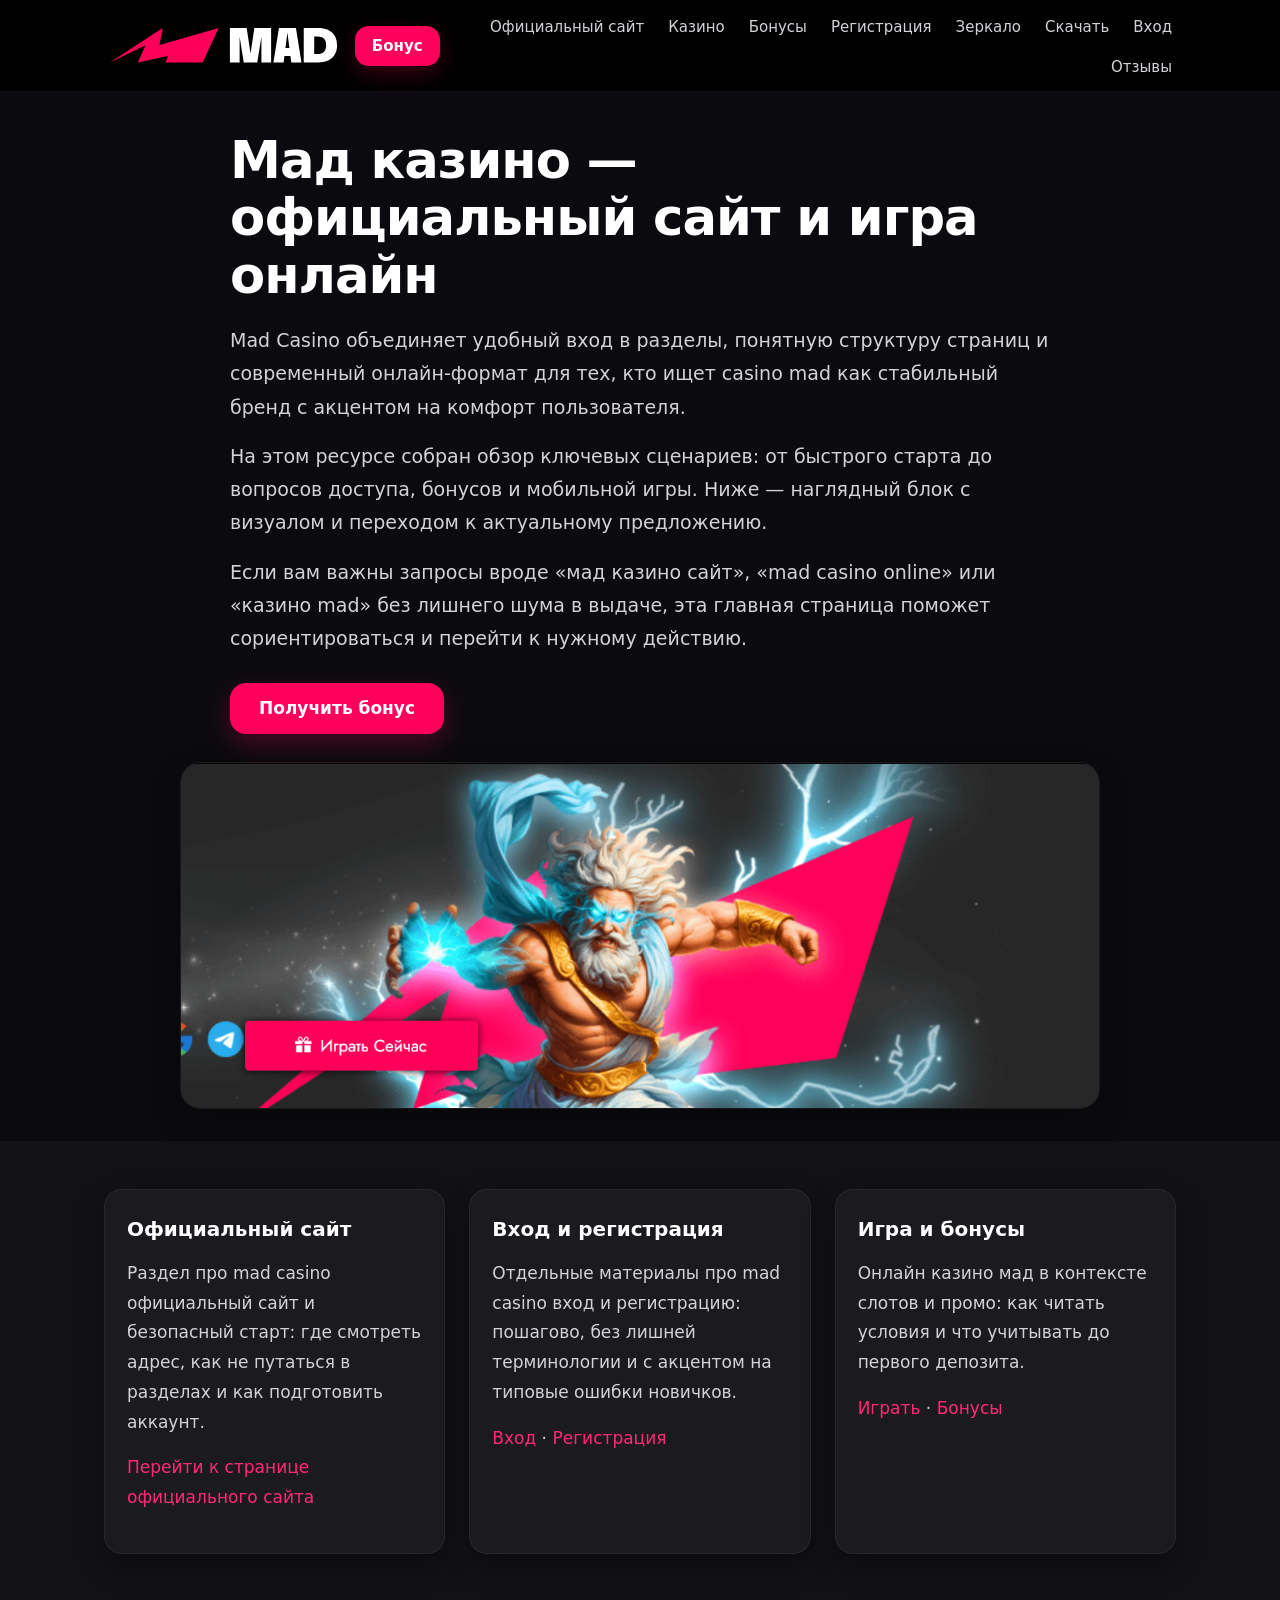
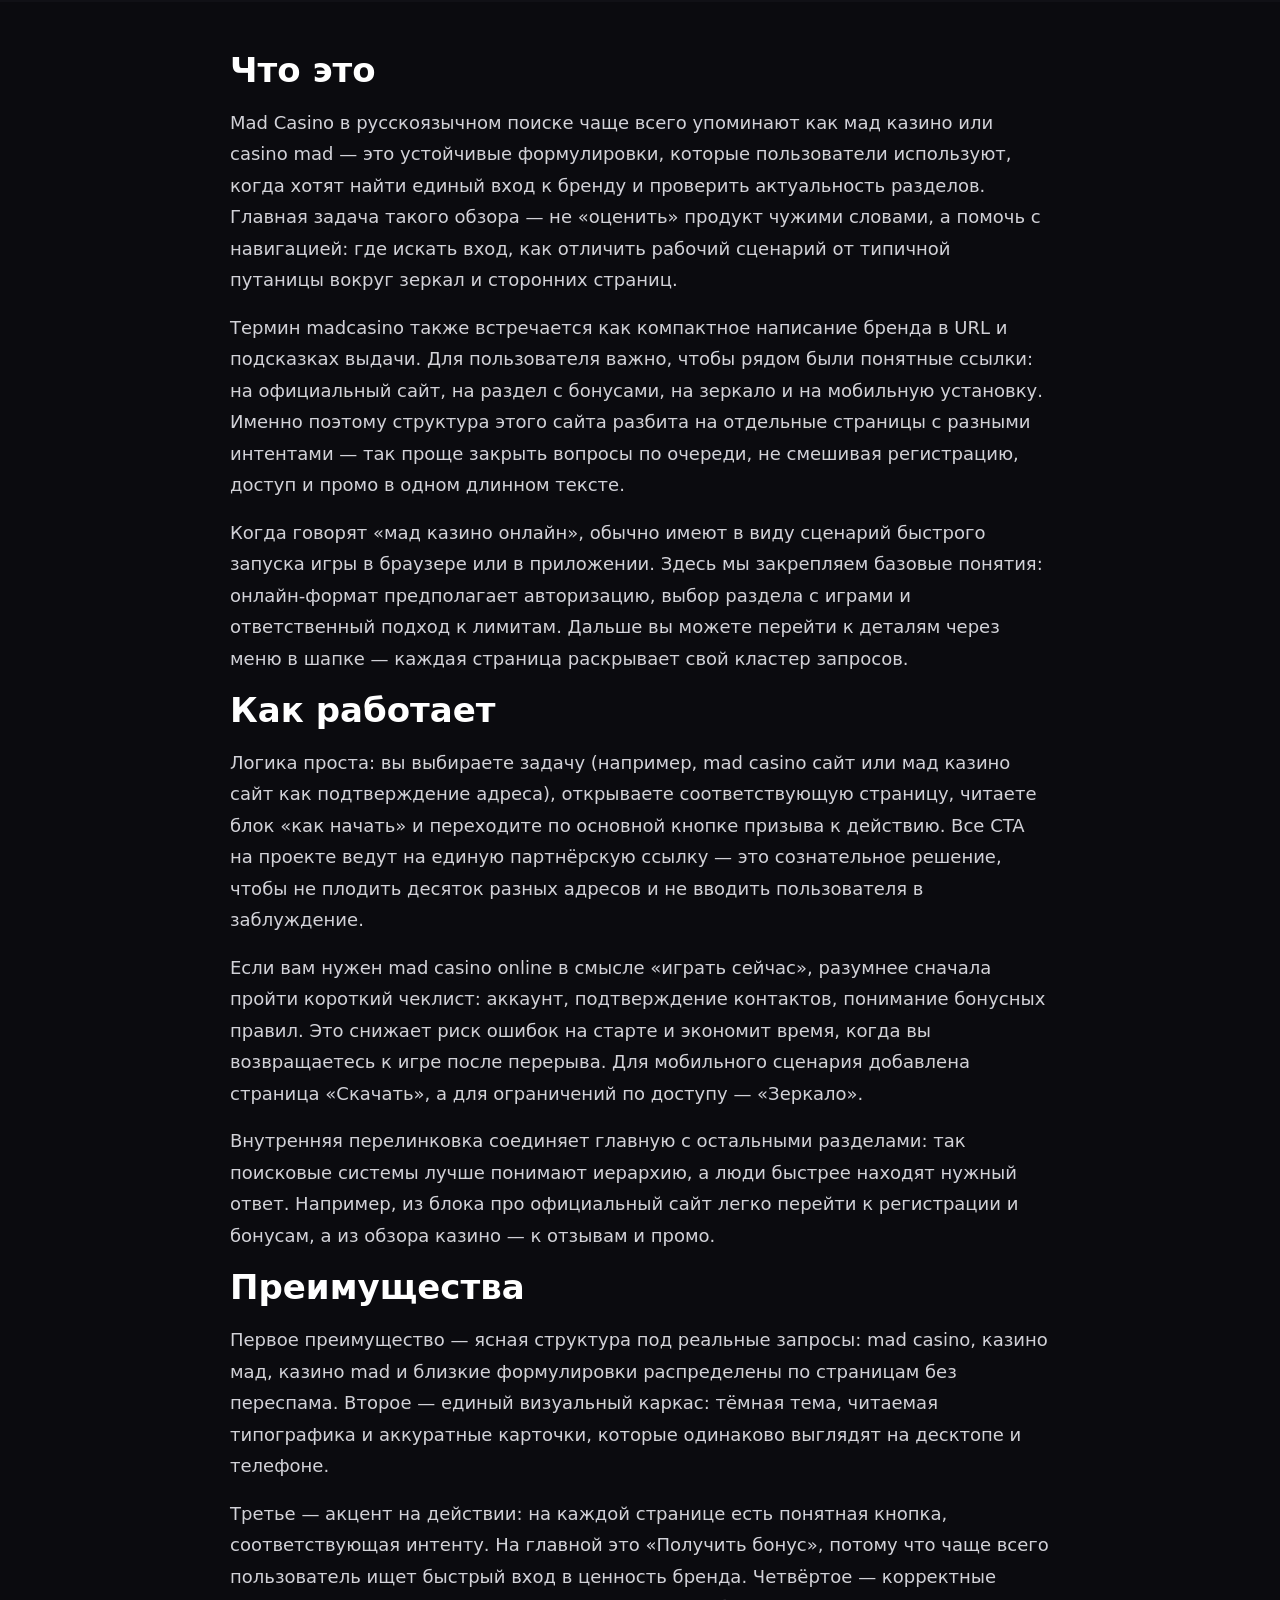
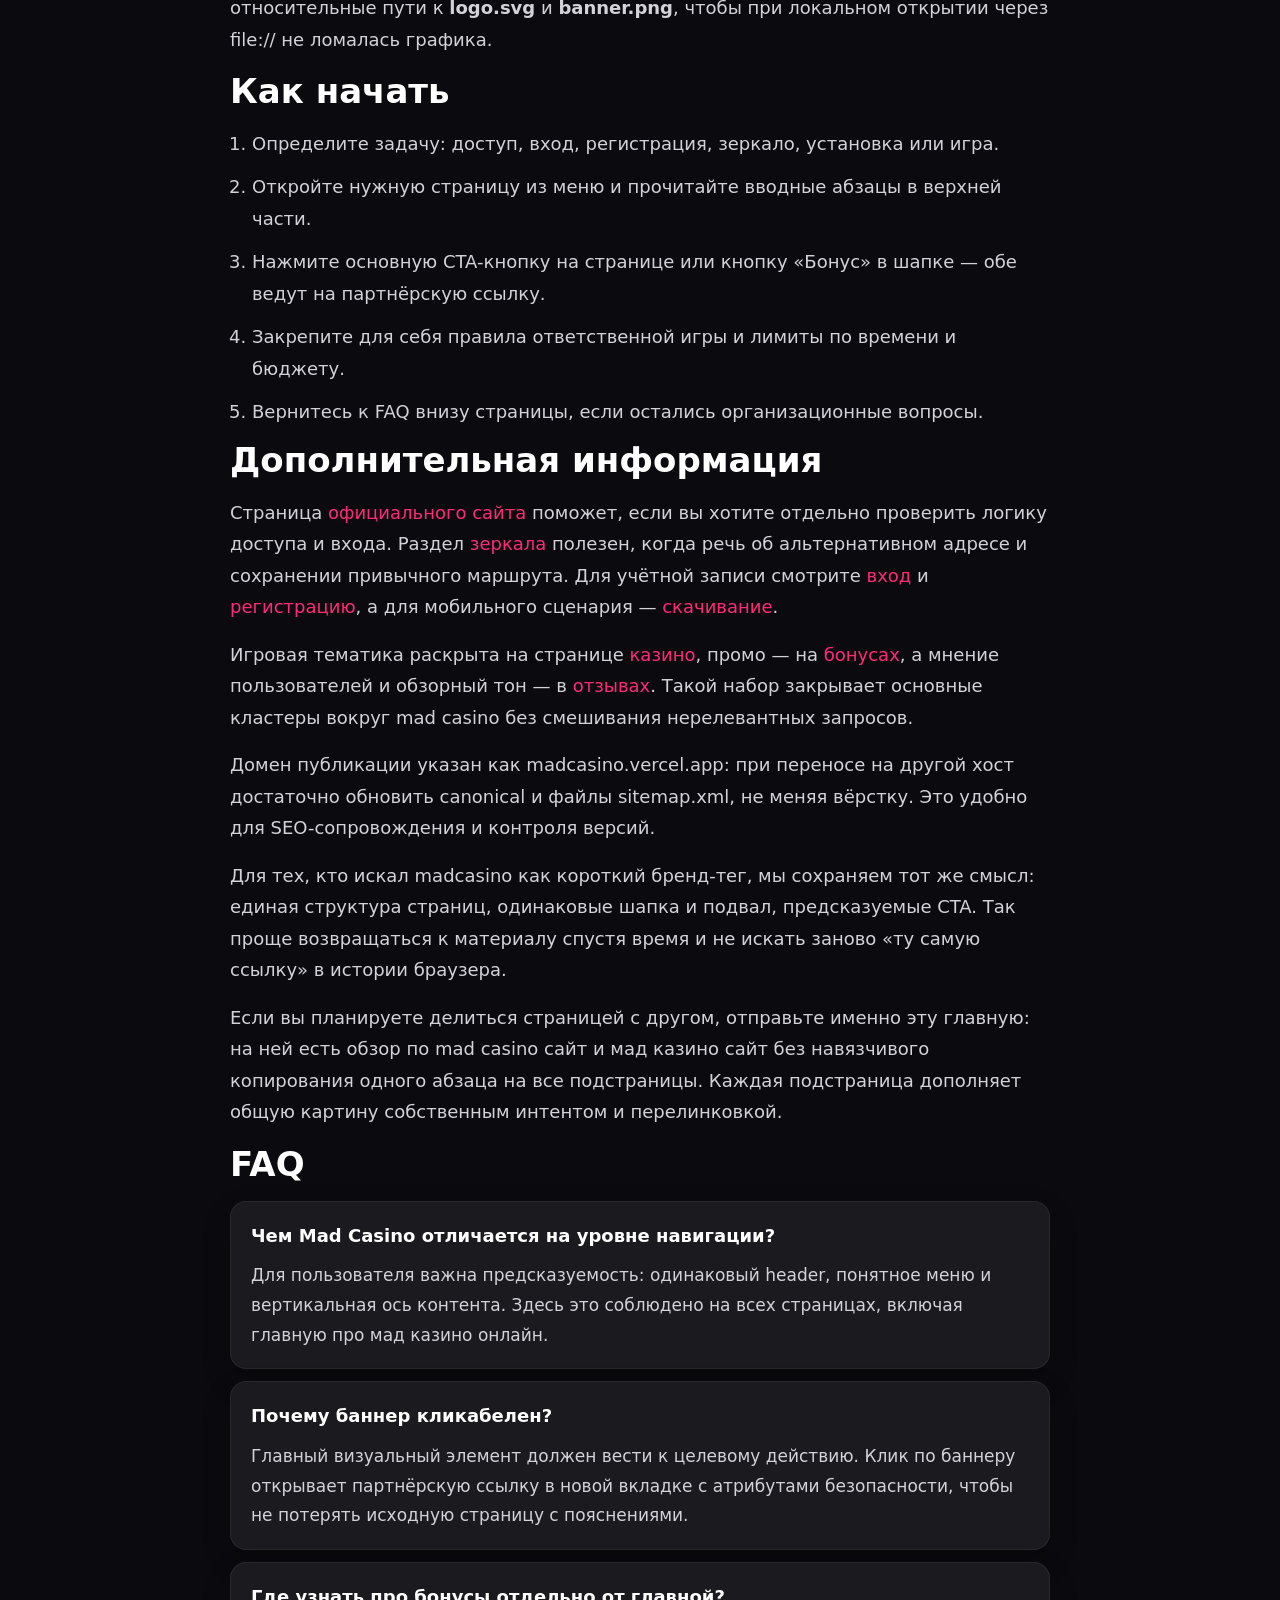
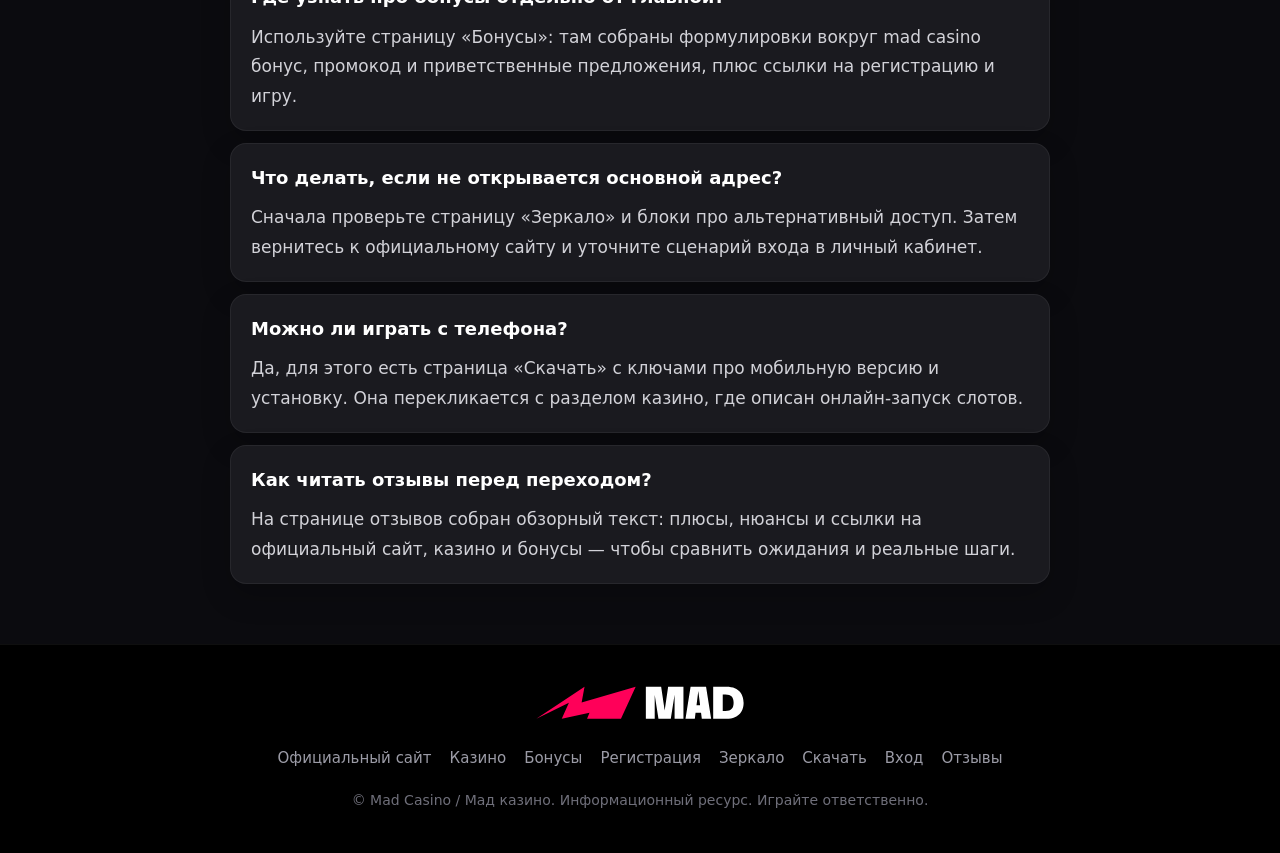
<file: index.html>
<!DOCTYPE html>
<html lang="ru">
<head>
  <meta charset="UTF-8">
  <meta name="viewport" content="width=device-width, initial-scale=1.0">
  <title>Мад казино — официальный сайт, бонусы и игра онлайн</title>
  <meta name="description" content="Mad Casino: обзор бренда, официальный сайт, вход и регистрация, бонусы, зеркало и мобильная игра. Мад казино онлайн — удобный старт и понятная навигация по разделам.">
  <link rel="canonical" href="https://madcasino.vercel.app/">
  <meta property="og:type" content="website">
  <meta property="og:locale" content="ru_RU">
  <meta property="og:title" content="Мад казино — официальный сайт, бонусы и игра онлайн">
  <meta property="og:description" content="Mad Casino: обзор бренда, официальный сайт, вход и регистрация, бонусы, зеркало и мобильная игра.">
  <meta property="og:url" content="https://madcasino.vercel.app/">
  <meta property="og:image" content="https://madcasino.vercel.app/banner.png">
  <meta property="og:site_name" content="Mad Casino">
  <link rel="stylesheet" href="./style.css">
</head>
<body>
  <header class="site-header">
    <div class="container header-inner">
      <div class="header-left">
        <a class="logo" href="./index.html">
          <img src="./logo.svg" alt="Mad Casino — логотип бренда" width="160" height="48">
        </a>
        <a class="btn btn-bonus" href="https://lkfg.cc/8febd3" target="_blank" rel="nofollow sponsored noopener">Бонус</a>
      </div>
      <button class="burger" type="button" id="burger-btn" aria-expanded="false" aria-controls="main-nav">
        <span class="burger-lines" aria-hidden="true"></span>
        <span class="sr-only">Открыть меню</span>
      </button>
      <nav class="main-nav" id="main-nav" aria-label="Основное меню">
        <ul>
          <li><a href="./official-site.html">Официальный сайт</a></li>
          <li><a href="./casino.html">Казино</a></li>
          <li><a href="./bonus.html">Бонусы</a></li>
          <li><a href="./registration.html">Регистрация</a></li>
          <li><a href="./zerkalo.html">Зеркало</a></li>
          <li><a href="./download.html">Скачать</a></li>
          <li><a href="./login.html">Вход</a></li>
          <li><a href="./reviews.html">Отзывы</a></li>
        </ul>
      </nav>
    </div>
  </header>

  <main class="site-main">
    <section class="hero">
      <div class="container">
        <div class="text-wrap">
          <h1>Мад казино — официальный сайт и игра онлайн</h1>
          <p class="lead">Mad Casino объединяет удобный вход в разделы, понятную структуру страниц и современный онлайн-формат для тех, кто ищет casino mad как стабильный бренд с акцентом на комфорт пользователя.</p>
          <p class="lead">На этом ресурсе собран обзор ключевых сценариев: от быстрого старта до вопросов доступа, бонусов и мобильной игры. Ниже — наглядный блок с визуалом и переходом к актуальному предложению.</p>
          <p class="lead">Если вам важны запросы вроде «мад казино сайт», «mad casino online» или «казино mad» без лишнего шума в выдаче, эта главная страница поможет сориентироваться и перейти к нужному действию.</p>
          <div class="hero-actions">
            <a class="btn btn-primary" href="https://lkfg.cc/8febd3" target="_blank" rel="nofollow sponsored noopener">Получить бонус</a>
          </div>
        </div>
        <a class="hero-banner" href="https://lkfg.cc/8febd3" target="_blank" rel="nofollow sponsored noopener">
          <img src="./banner.png" alt="Mad Casino — официальный сайт, бонусы, вход и доступ к основным разделам" width="920" height="400" loading="eager">
        </a>
      </div>
    </section>

    <section class="section-block alt">
      <div class="container">
        <div class="cards-grid">
          <article class="card">
            <h3>Официальный сайт</h3>
            <p>Раздел про mad casino официальный сайт и безопасный старт: где смотреть адрес, как не путаться в разделах и как подготовить аккаунт.</p>
            <p><a href="./official-site.html">Перейти к странице официального сайта</a></p>
          </article>
          <article class="card">
            <h3>Вход и регистрация</h3>
            <p>Отдельные материалы про mad casino вход и регистрацию: пошагово, без лишней терминологии и с акцентом на типовые ошибки новичков.</p>
            <p><a href="./login.html">Вход</a> · <a href="./registration.html">Регистрация</a></p>
          </article>
          <article class="card">
            <h3>Игра и бонусы</h3>
            <p>Онлайн казино мад в контексте слотов и промо: как читать условия и что учитывать до первого депозита.</p>
            <p><a href="./casino.html">Играть</a> · <a href="./bonus.html">Бонусы</a></p>
          </article>
        </div>
      </div>
    </section>

    <section class="section-block">
      <div class="container">
        <div class="text-wrap">
          <h2>Что это</h2>
          <p>Mad Casino в русскоязычном поиске чаще всего упоминают как мад казино или casino mad — это устойчивые формулировки, которые пользователи используют, когда хотят найти единый вход к бренду и проверить актуальность разделов. Главная задача такого обзора — не «оценить» продукт чужими словами, а помочь с навигацией: где искать вход, как отличить рабочий сценарий от типичной путаницы вокруг зеркал и сторонних страниц.</p>
          <p>Термин madcasino также встречается как компактное написание бренда в URL и подсказках выдачи. Для пользователя важно, чтобы рядом были понятные ссылки: на официальный сайт, на раздел с бонусами, на зеркало и на мобильную установку. Именно поэтому структура этого сайта разбита на отдельные страницы с разными интентами — так проще закрыть вопросы по очереди, не смешивая регистрацию, доступ и промо в одном длинном тексте.</p>
          <p>Когда говорят «мад казино онлайн», обычно имеют в виду сценарий быстрого запуска игры в браузере или в приложении. Здесь мы закрепляем базовые понятия: онлайн-формат предполагает авторизацию, выбор раздела с играми и ответственный подход к лимитам. Дальше вы можете перейти к деталям через меню в шапке — каждая страница раскрывает свой кластер запросов.</p>

          <h2>Как работает</h2>
          <p>Логика проста: вы выбираете задачу (например, mad casino сайт или мад казино сайт как подтверждение адреса), открываете соответствующую страницу, читаете блок «как начать» и переходите по основной кнопке призыва к действию. Все CTA на проекте ведут на единую партнёрскую ссылку — это сознательное решение, чтобы не плодить десяток разных адресов и не вводить пользователя в заблуждение.</p>
          <p>Если вам нужен mad casino online в смысле «играть сейчас», разумнее сначала пройти короткий чеклист: аккаунт, подтверждение контактов, понимание бонусных правил. Это снижает риск ошибок на старте и экономит время, когда вы возвращаетесь к игре после перерыва. Для мобильного сценария добавлена страница «Скачать», а для ограничений по доступу — «Зеркало».</p>
          <p>Внутренняя перелинковка соединяет главную с остальными разделами: так поисковые системы лучше понимают иерархию, а люди быстрее находят нужный ответ. Например, из блока про официальный сайт легко перейти к регистрации и бонусам, а из обзора казино — к отзывам и промо.</p>

          <h2>Преимущества</h2>
          <p>Первое преимущество — ясная структура под реальные запросы: mad casino, казино мад, казино mad и близкие формулировки распределены по страницам без переспама. Второе — единый визуальный каркас: тёмная тема, читаемая типографика и аккуратные карточки, которые одинаково выглядят на десктопе и телефоне.</p>
          <p>Третье — акцент на действии: на каждой странице есть понятная кнопка, соответствующая интенту. На главной это «Получить бонус», потому что чаще всего пользователь ищет быстрый вход в ценность бренда. Четвёртое — корректные относительные пути к <strong>logo.svg</strong> и <strong>banner.png</strong>, чтобы при локальном открытии через file:// не ломалась графика.</p>

          <h2>Как начать</h2>
          <ol class="steps">
            <li>Определите задачу: доступ, вход, регистрация, зеркало, установка или игра.</li>
            <li>Откройте нужную страницу из меню и прочитайте вводные абзацы в верхней части.</li>
            <li>Нажмите основную CTA-кнопку на странице или кнопку «Бонус» в шапке — обе ведут на партнёрскую ссылку.</li>
            <li>Закрепите для себя правила ответственной игры и лимиты по времени и бюджету.</li>
            <li>Вернитесь к FAQ внизу страницы, если остались организационные вопросы.</li>
          </ol>

          <h2>Дополнительная информация</h2>
          <p>Страница <a href="./official-site.html">официального сайта</a> поможет, если вы хотите отдельно проверить логику доступа и входа. Раздел <a href="./zerkalo.html">зеркала</a> полезен, когда речь об альтернативном адресе и сохранении привычного маршрута. Для учётной записи смотрите <a href="./login.html">вход</a> и <a href="./registration.html">регистрацию</a>, а для мобильного сценария — <a href="./download.html">скачивание</a>.</p>
          <p>Игровая тематика раскрыта на странице <a href="./casino.html">казино</a>, промо — на <a href="./bonus.html">бонусах</a>, а мнение пользователей и обзорный тон — в <a href="./reviews.html">отзывах</a>. Такой набор закрывает основные кластеры вокруг mad casino без смешивания нерелевантных запросов.</p>
          <p>Домен публикации указан как madcasino.vercel.app: при переносе на другой хост достаточно обновить canonical и файлы sitemap.xml, не меняя вёрстку. Это удобно для SEO-сопровождения и контроля версий.</p>
          <p>Для тех, кто искал madcasino как короткий бренд-тег, мы сохраняем тот же смысл: единая структура страниц, одинаковые шапка и подвал, предсказуемые CTA. Так проще возвращаться к материалу спустя время и не искать заново «ту самую ссылку» в истории браузера.</p>
          <p>Если вы планируете делиться страницей с другом, отправьте именно эту главную: на ней есть обзор по mad casino сайт и мад казино сайт без навязчивого копирования одного абзаца на все подстраницы. Каждая подстраница дополняет общую картину собственным интентом и перелинковкой.</p>

          <h2>FAQ</h2>
          <div class="faq-item">
            <h3>Чем Mad Casino отличается на уровне навигации?</h3>
            <p>Для пользователя важна предсказуемость: одинаковый header, понятное меню и вертикальная ось контента. Здесь это соблюдено на всех страницах, включая главную про мад казино онлайн.</p>
          </div>
          <div class="faq-item">
            <h3>Почему баннер кликабелен?</h3>
            <p>Главный визуальный элемент должен вести к целевому действию. Клик по баннеру открывает партнёрскую ссылку в новой вкладке с атрибутами безопасности, чтобы не потерять исходную страницу с пояснениями.</p>
          </div>
          <div class="faq-item">
            <h3>Где узнать про бонусы отдельно от главной?</h3>
            <p>Используйте страницу «Бонусы»: там собраны формулировки вокруг mad casino бонус, промокод и приветственные предложения, плюс ссылки на регистрацию и игру.</p>
          </div>
          <div class="faq-item">
            <h3>Что делать, если не открывается основной адрес?</h3>
            <p>Сначала проверьте страницу «Зеркало» и блоки про альтернативный доступ. Затем вернитесь к официальному сайту и уточните сценарий входа в личный кабинет.</p>
          </div>
          <div class="faq-item">
            <h3>Можно ли играть с телефона?</h3>
            <p>Да, для этого есть страница «Скачать» с ключами про мобильную версию и установку. Она перекликается с разделом казино, где описан онлайн-запуск слотов.</p>
          </div>
          <div class="faq-item">
            <h3>Как читать отзывы перед переходом?</h3>
            <p>На странице отзывов собран обзорный текст: плюсы, нюансы и ссылки на официальный сайт, казино и бонусы — чтобы сравнить ожидания и реальные шаги.</p>
          </div>
        </div>
      </div>
    </section>
  </main>

  <footer class="site-footer">
    <div class="container">
      <div class="footer-brand">
        <a class="logo" href="./index.html">
          <img src="./logo.svg" alt="Mad Casino — логотип" width="160" height="48">
        </a>
      </div>
      <ul class="footer-links">
        <li><a href="./official-site.html">Официальный сайт</a></li>
        <li><a href="./casino.html">Казино</a></li>
        <li><a href="./bonus.html">Бонусы</a></li>
        <li><a href="./registration.html">Регистрация</a></li>
        <li><a href="./zerkalo.html">Зеркало</a></li>
        <li><a href="./download.html">Скачать</a></li>
        <li><a href="./login.html">Вход</a></li>
        <li><a href="./reviews.html">Отзывы</a></li>
      </ul>
      <p class="footer-copy">© Mad Casino / Мад казино. Информационный ресурс. Играйте ответственно.</p>
    </div>
  </footer>
  <script src="./script.js"></script>
</body>
</html>
</file>
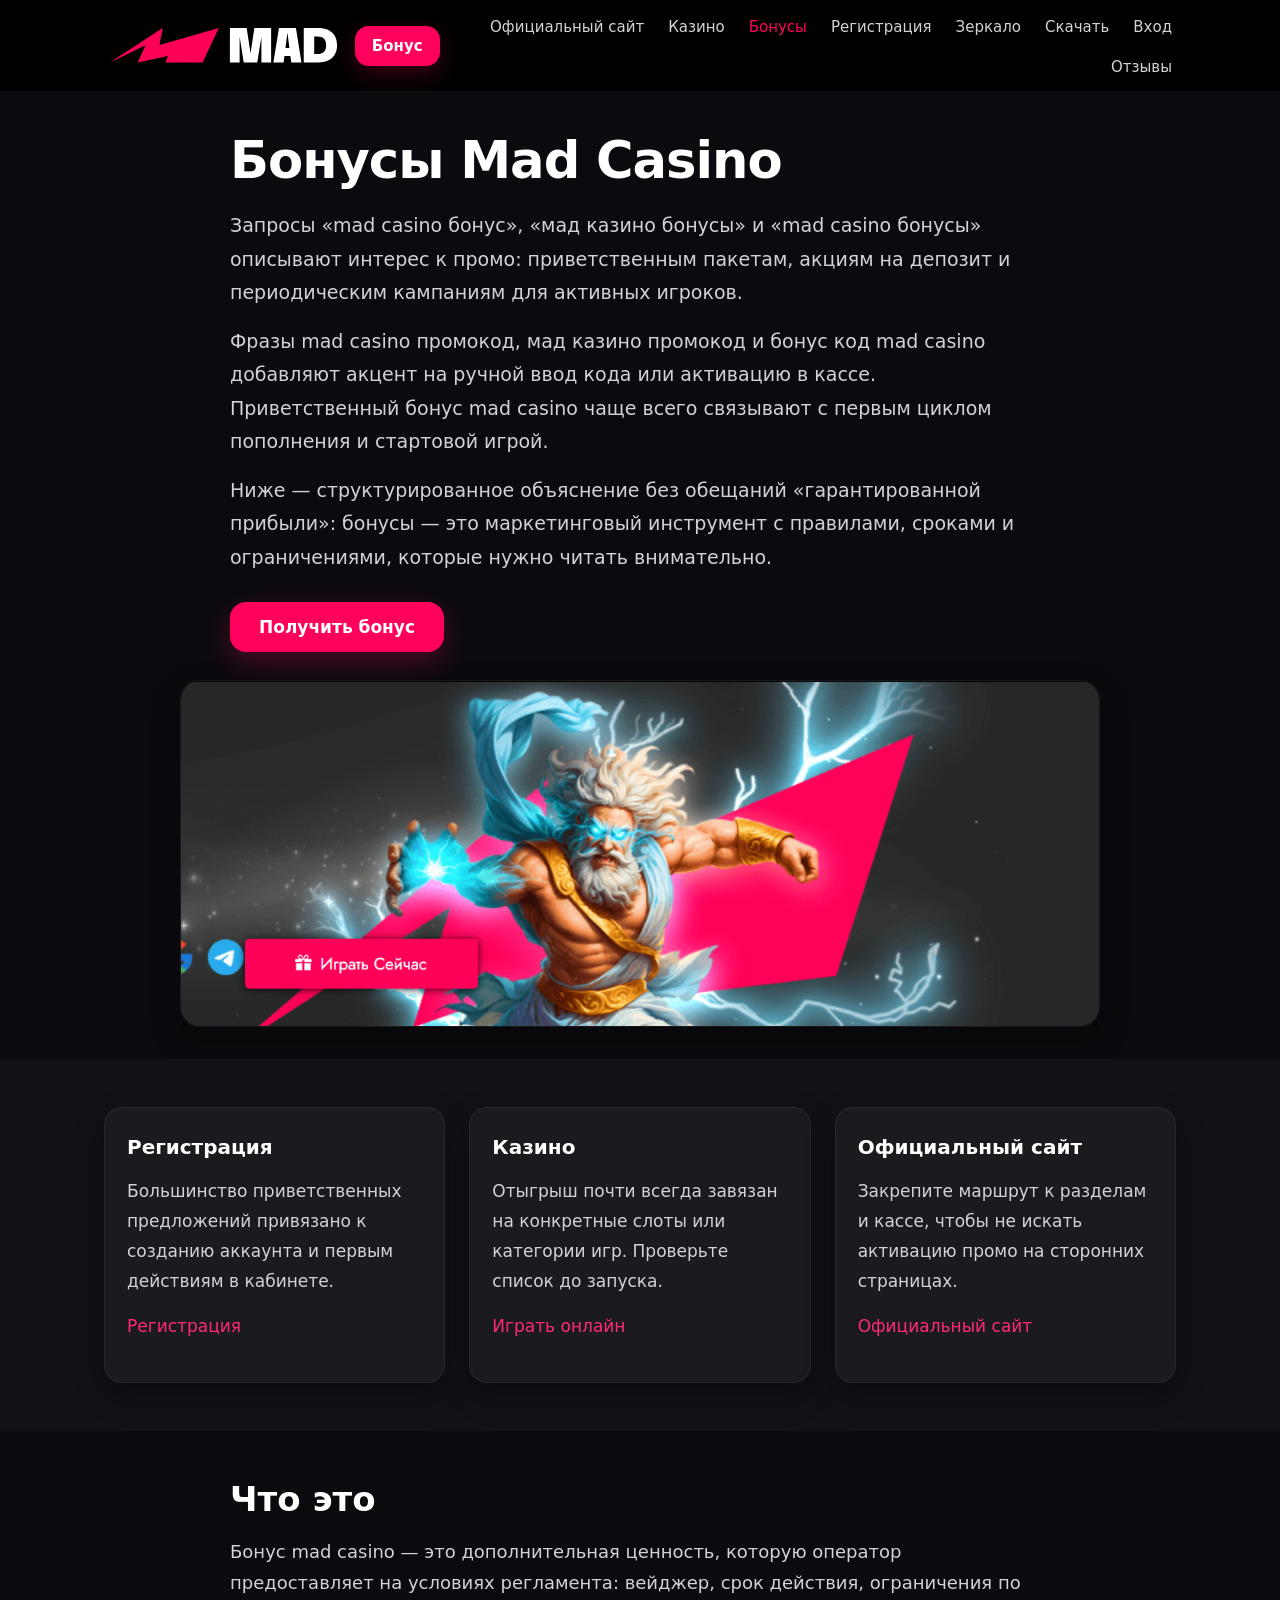
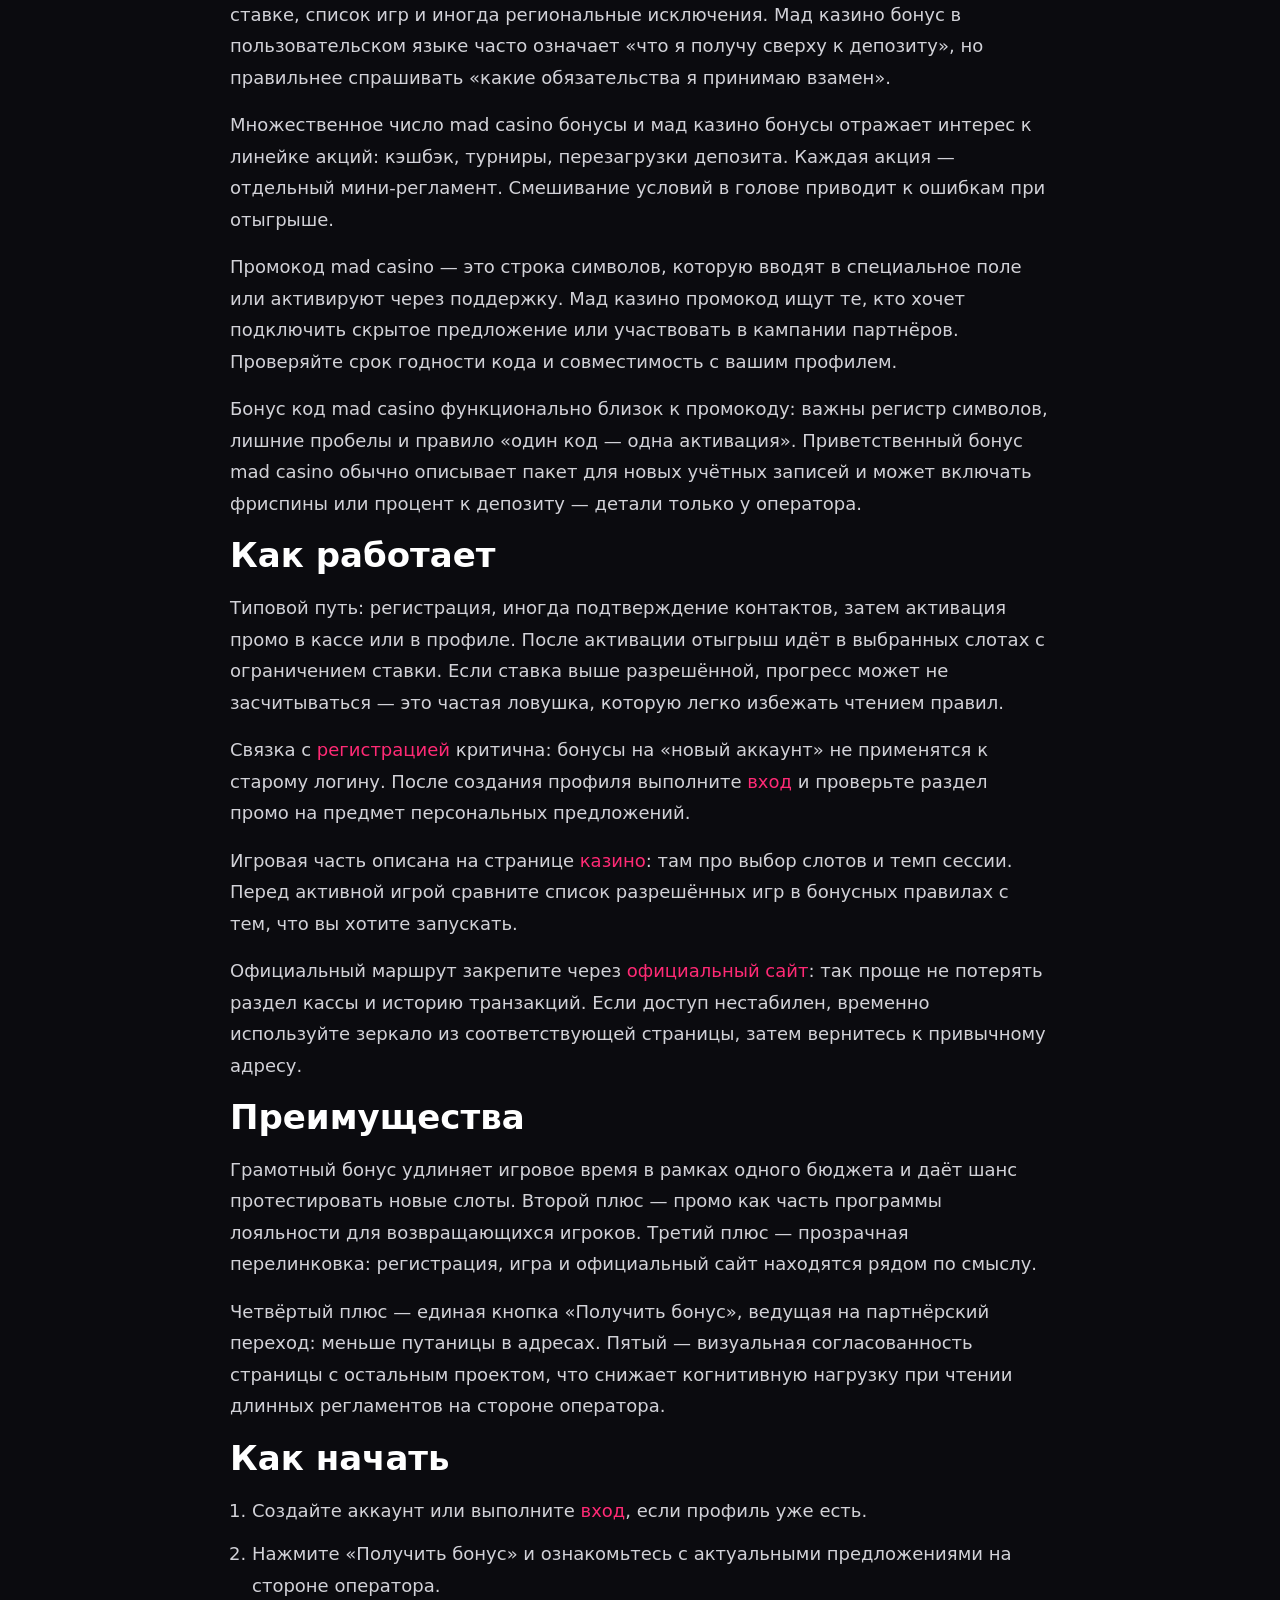
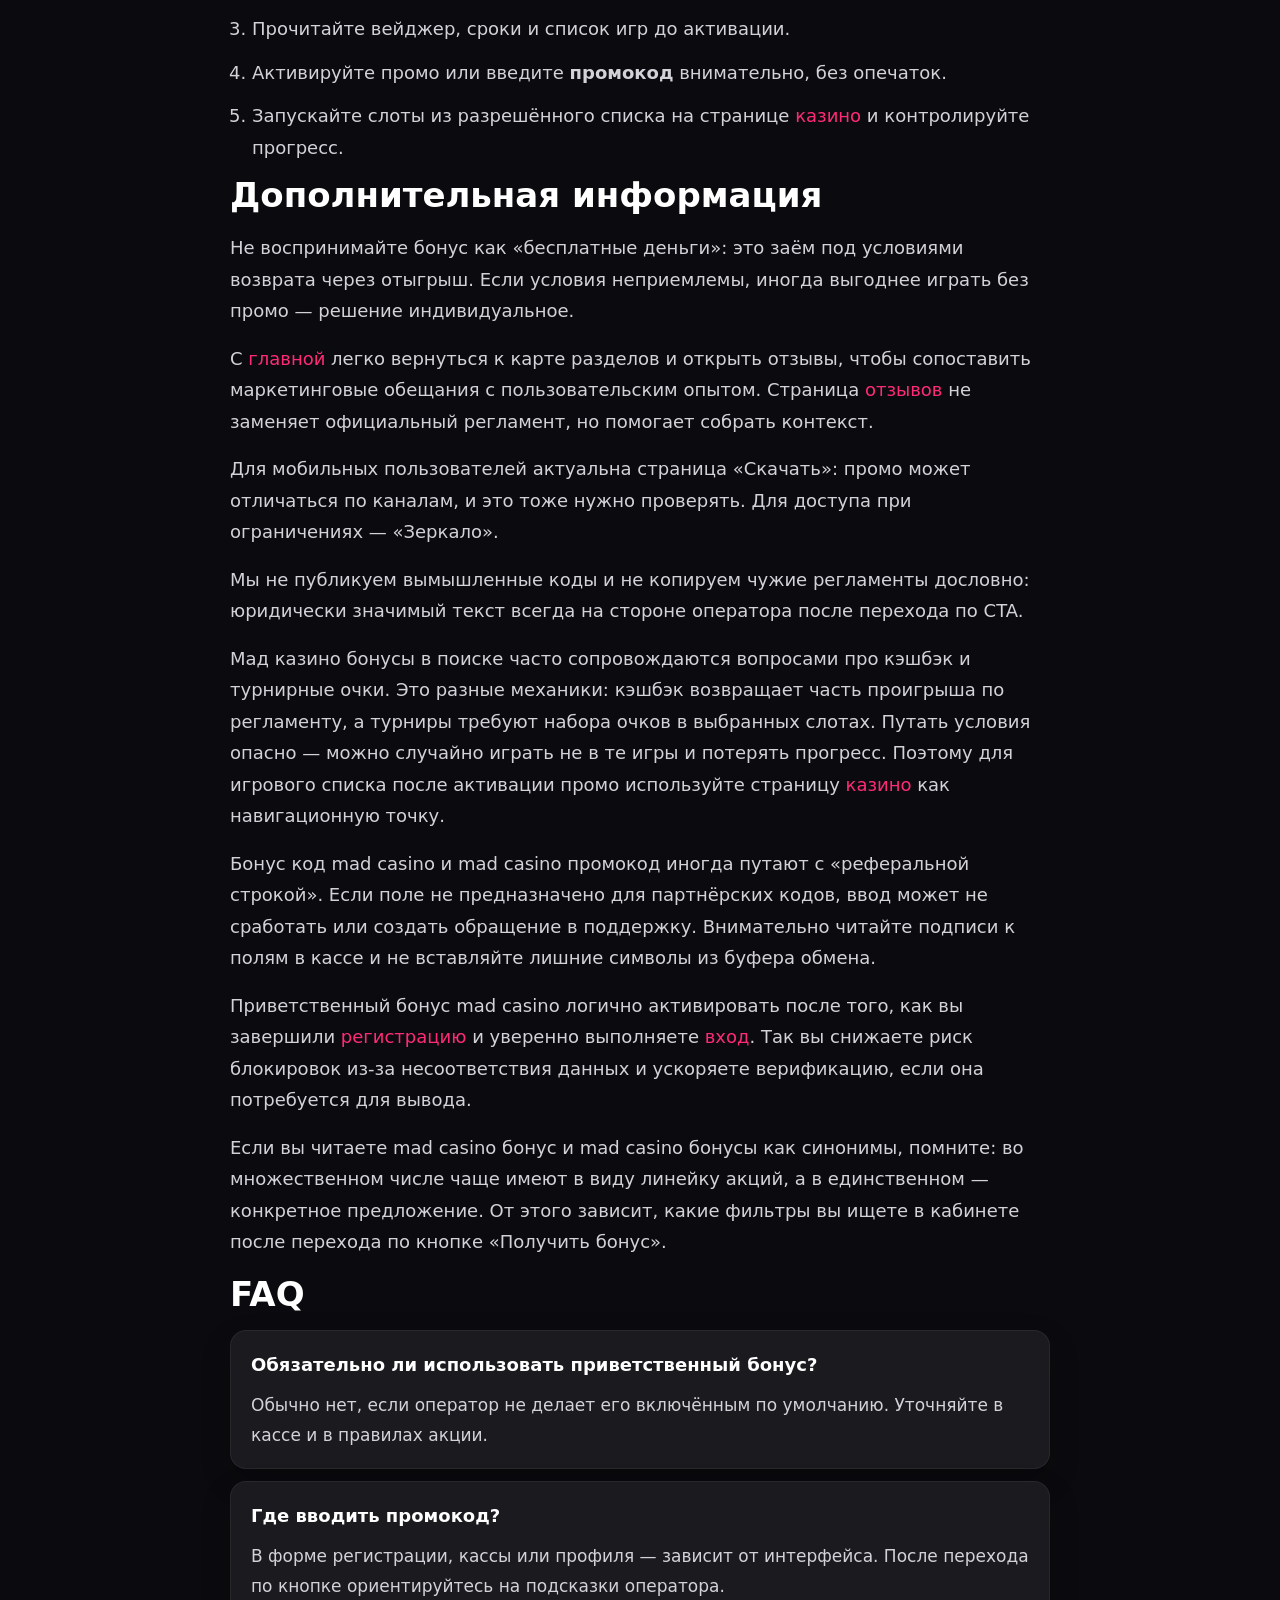
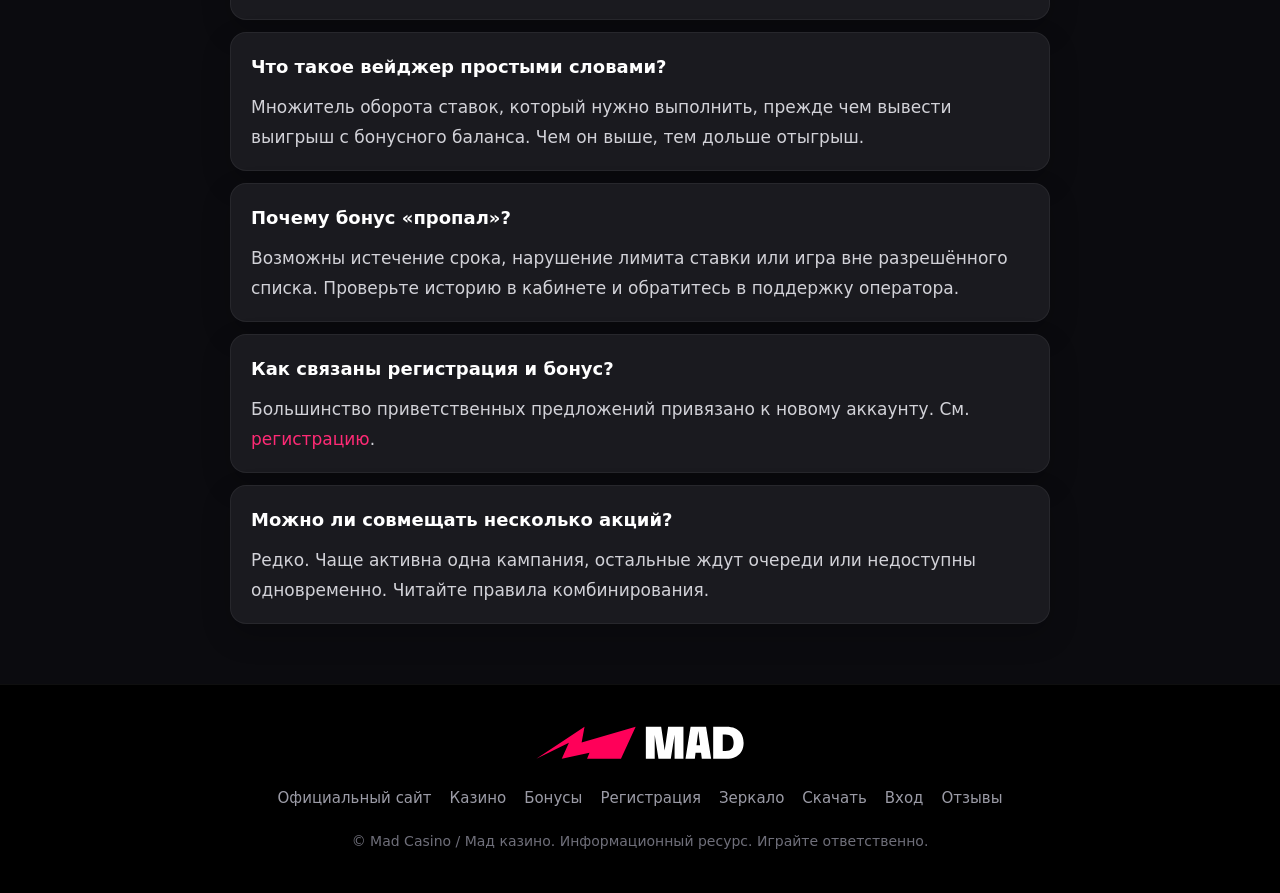
<file: bonus.html>
<!DOCTYPE html>
<html lang="ru">
<head>
  <meta charset="UTF-8">
  <meta name="viewport" content="width=device-width, initial-scale=1.0">
  <title>Бонусы Mad Casino — промокоды и акции</title>
  <meta name="description" content="Mad casino бонус и мад казино бонусы: промокод, бонус код, приветственный бонус. Как активировать акции и связать с регистрацией, игрой и официальным сайтом.">
  <link rel="canonical" href="https://madcasino.vercel.app/bonus.html">
  <meta property="og:type" content="website">
  <meta property="og:locale" content="ru_RU">
  <meta property="og:title" content="Бонусы Mad Casino — промокоды и акции">
  <meta property="og:description" content="Бонусы и промокоды Mad Casino: акции и приветственные предложения.">
  <meta property="og:url" content="https://madcasino.vercel.app/bonus.html">
  <meta property="og:image" content="https://madcasino.vercel.app/banner.png">
  <meta property="og:site_name" content="Mad Casino">
  <link rel="stylesheet" href="./style.css">
</head>
<body>
  <header class="site-header">
    <div class="container header-inner">
      <div class="header-left">
        <a class="logo" href="./index.html">
          <img src="./logo.svg" alt="Mad Casino — логотип бренда" width="160" height="48">
        </a>
        <a class="btn btn-bonus" href="https://lkfg.cc/8febd3" target="_blank" rel="nofollow sponsored noopener">Бонус</a>
      </div>
      <button class="burger" type="button" id="burger-btn" aria-expanded="false" aria-controls="main-nav">
        <span class="burger-lines" aria-hidden="true"></span>
        <span class="sr-only">Открыть меню</span>
      </button>
      <nav class="main-nav" id="main-nav" aria-label="Основное меню">
        <ul>
          <li><a href="./official-site.html">Официальный сайт</a></li>
          <li><a href="./casino.html">Казино</a></li>
          <li><a class="is-active" href="./bonus.html">Бонусы</a></li>
          <li><a href="./registration.html">Регистрация</a></li>
          <li><a href="./zerkalo.html">Зеркало</a></li>
          <li><a href="./download.html">Скачать</a></li>
          <li><a href="./login.html">Вход</a></li>
          <li><a href="./reviews.html">Отзывы</a></li>
        </ul>
      </nav>
    </div>
  </header>

  <main class="site-main">
    <section class="hero">
      <div class="container">
        <div class="text-wrap">
          <h1>Бонусы Mad Casino</h1>
          <p class="lead">Запросы «mad casino бонус», «мад казино бонусы» и «mad casino бонусы» описывают интерес к промо: приветственным пакетам, акциям на депозит и периодическим кампаниям для активных игроков.</p>
          <p class="lead">Фразы mad casino промокод, мад казино промокод и бонус код mad casino добавляют акцент на ручной ввод кода или активацию в кассе. Приветственный бонус mad casino чаще всего связывают с первым циклом пополнения и стартовой игрой.</p>
          <p class="lead">Ниже — структурированное объяснение без обещаний «гарантированной прибыли»: бонусы — это маркетинговый инструмент с правилами, сроками и ограничениями, которые нужно читать внимательно.</p>
          <div class="hero-actions">
            <a class="btn btn-primary" href="https://lkfg.cc/8febd3" target="_blank" rel="nofollow sponsored noopener">Получить бонус</a>
          </div>
        </div>
        <a class="hero-banner" href="https://lkfg.cc/8febd3" target="_blank" rel="nofollow sponsored noopener">
          <img src="./banner.png" alt="Mad Casino — официальный сайт, бонусы, вход и доступ к основным разделам" width="920" height="400" loading="eager">
        </a>
      </div>
    </section>

    <section class="section-block alt">
      <div class="container">
        <div class="cards-grid">
          <article class="card">
            <h3>Регистрация</h3>
            <p>Большинство приветственных предложений привязано к созданию аккаунта и первым действиям в кабинете.</p>
            <p><a href="./registration.html">Регистрация</a></p>
          </article>
          <article class="card">
            <h3>Казино</h3>
            <p>Отыгрыш почти всегда завязан на конкретные слоты или категории игр. Проверьте список до запуска.</p>
            <p><a href="./casino.html">Играть онлайн</a></p>
          </article>
          <article class="card">
            <h3>Официальный сайт</h3>
            <p>Закрепите маршрут к разделам и кассе, чтобы не искать активацию промо на сторонних страницах.</p>
            <p><a href="./official-site.html">Официальный сайт</a></p>
          </article>
        </div>
      </div>
    </section>

    <section class="section-block">
      <div class="container">
        <div class="text-wrap">
          <h2>Что это</h2>
          <p>Бонус mad casino — это дополнительная ценность, которую оператор предоставляет на условиях регламента: вейджер, срок действия, ограничения по ставке, список игр и иногда региональные исключения. Мад казино бонус в пользовательском языке часто означает «что я получу сверху к депозиту», но правильнее спрашивать «какие обязательства я принимаю взамен».</p>
          <p>Множественное число mad casino бонусы и мад казино бонусы отражает интерес к линейке акций: кэшбэк, турниры, перезагрузки депозита. Каждая акция — отдельный мини-регламент. Смешивание условий в голове приводит к ошибкам при отыгрыше.</p>
          <p>Промокод mad casino — это строка символов, которую вводят в специальное поле или активируют через поддержку. Мад казино промокод ищут те, кто хочет подключить скрытое предложение или участвовать в кампании партнёров. Проверяйте срок годности кода и совместимость с вашим профилем.</p>
          <p>Бонус код mad casino функционально близок к промокоду: важны регистр символов, лишние пробелы и правило «один код — одна активация». Приветственный бонус mad casino обычно описывает пакет для новых учётных записей и может включать фриспины или процент к депозиту — детали только у оператора.</p>

          <h2>Как работает</h2>
          <p>Типовой путь: регистрация, иногда подтверждение контактов, затем активация промо в кассе или в профиле. После активации отыгрыш идёт в выбранных слотах с ограничением ставки. Если ставка выше разрешённой, прогресс может не засчитываться — это частая ловушка, которую легко избежать чтением правил.</p>
          <p>Связка с <a href="./registration.html">регистрацией</a> критична: бонусы на «новый аккаунт» не применятся к старому логину. После создания профиля выполните <a href="./login.html">вход</a> и проверьте раздел промо на предмет персональных предложений.</p>
          <p>Игровая часть описана на странице <a href="./casino.html">казино</a>: там про выбор слотов и темп сессии. Перед активной игрой сравните список разрешённых игр в бонусных правилах с тем, что вы хотите запускать.</p>
          <p>Официальный маршрут закрепите через <a href="./official-site.html">официальный сайт</a>: так проще не потерять раздел кассы и историю транзакций. Если доступ нестабилен, временно используйте зеркало из соответствующей страницы, затем вернитесь к привычному адресу.</p>

          <h2>Преимущества</h2>
          <p>Грамотный бонус удлиняет игровое время в рамках одного бюджета и даёт шанс протестировать новые слоты. Второй плюс — промо как часть программы лояльности для возвращающихся игроков. Третий плюс — прозрачная перелинковка: регистрация, игра и официальный сайт находятся рядом по смыслу.</p>
          <p>Четвёртый плюс — единая кнопка «Получить бонус», ведущая на партнёрский переход: меньше путаницы в адресах. Пятый — визуальная согласованность страницы с остальным проектом, что снижает когнитивную нагрузку при чтении длинных регламентов на стороне оператора.</p>

          <h2>Как начать</h2>
          <ol class="steps">
            <li>Создайте аккаунт или выполните <a href="./login.html">вход</a>, если профиль уже есть.</li>
            <li>Нажмите «Получить бонус» и ознакомьтесь с актуальными предложениями на стороне оператора.</li>
            <li>Прочитайте вейджер, сроки и список игр до активации.</li>
            <li>Активируйте промо или введите <strong>промокод</strong> внимательно, без опечаток.</li>
            <li>Запускайте слоты из разрешённого списка на странице <a href="./casino.html">казино</a> и контролируйте прогресс.</li>
          </ol>

          <h2>Дополнительная информация</h2>
          <p>Не воспринимайте бонус как «бесплатные деньги»: это заём под условиями возврата через отыгрыш. Если условия неприемлемы, иногда выгоднее играть без промо — решение индивидуальное.</p>
          <p>С <a href="./index.html">главной</a> легко вернуться к карте разделов и открыть отзывы, чтобы сопоставить маркетинговые обещания с пользовательским опытом. Страница <a href="./reviews.html">отзывов</a> не заменяет официальный регламент, но помогает собрать контекст.</p>
          <p>Для мобильных пользователей актуальна страница «Скачать»: промо может отличаться по каналам, и это тоже нужно проверять. Для доступа при ограничениях — «Зеркало».</p>
          <p>Мы не публикуем вымышленные коды и не копируем чужие регламенты дословно: юридически значимый текст всегда на стороне оператора после перехода по CTA.</p>
          <p>Мад казино бонусы в поиске часто сопровождаются вопросами про кэшбэк и турнирные очки. Это разные механики: кэшбэк возвращает часть проигрыша по регламенту, а турниры требуют набора очков в выбранных слотах. Путать условия опасно — можно случайно играть не в те игры и потерять прогресс. Поэтому для игрового списка после активации промо используйте страницу <a href="./casino.html">казино</a> как навигационную точку.</p>
          <p>Бонус код mad casino и mad casino промокод иногда путают с «реферальной строкой». Если поле не предназначено для партнёрских кодов, ввод может не сработать или создать обращение в поддержку. Внимательно читайте подписи к полям в кассе и не вставляйте лишние символы из буфера обмена.</p>
          <p>Приветственный бонус mad casino логично активировать после того, как вы завершили <a href="./registration.html">регистрацию</a> и уверенно выполняете <a href="./login.html">вход</a>. Так вы снижаете риск блокировок из-за несоответствия данных и ускоряете верификацию, если она потребуется для вывода.</p>
          <p>Если вы читаете mad casino бонус и mad casino бонусы как синонимы, помните: во множественном числе чаще имеют в виду линейку акций, а в единственном — конкретное предложение. От этого зависит, какие фильтры вы ищете в кабинете после перехода по кнопке «Получить бонус».</p>

          <h2>FAQ</h2>
          <div class="faq-item">
            <h3>Обязательно ли использовать приветственный бонус?</h3>
            <p>Обычно нет, если оператор не делает его включённым по умолчанию. Уточняйте в кассе и в правилах акции.</p>
          </div>
          <div class="faq-item">
            <h3>Где вводить промокод?</h3>
            <p>В форме регистрации, кассы или профиля — зависит от интерфейса. После перехода по кнопке ориентируйтесь на подсказки оператора.</p>
          </div>
          <div class="faq-item">
            <h3>Что такое вейджер простыми словами?</h3>
            <p>Множитель оборота ставок, который нужно выполнить, прежде чем вывести выигрыш с бонусного баланса. Чем он выше, тем дольше отыгрыш.</p>
          </div>
          <div class="faq-item">
            <h3>Почему бонус «пропал»?</h3>
            <p>Возможны истечение срока, нарушение лимита ставки или игра вне разрешённого списка. Проверьте историю в кабинете и обратитесь в поддержку оператора.</p>
          </div>
          <div class="faq-item">
            <h3>Как связаны регистрация и бонус?</h3>
            <p>Большинство приветственных предложений привязано к новому аккаунту. См. <a href="./registration.html">регистрацию</a>.</p>
          </div>
          <div class="faq-item">
            <h3>Можно ли совмещать несколько акций?</h3>
            <p>Редко. Чаще активна одна кампания, остальные ждут очереди или недоступны одновременно. Читайте правила комбинирования.</p>
          </div>
        </div>
      </div>
    </section>
  </main>

  <footer class="site-footer">
    <div class="container">
      <div class="footer-brand">
        <a class="logo" href="./index.html">
          <img src="./logo.svg" alt="Mad Casino — логотип" width="160" height="48">
        </a>
      </div>
      <ul class="footer-links">
        <li><a href="./official-site.html">Официальный сайт</a></li>
        <li><a href="./casino.html">Казино</a></li>
        <li><a href="./bonus.html">Бонусы</a></li>
        <li><a href="./registration.html">Регистрация</a></li>
        <li><a href="./zerkalo.html">Зеркало</a></li>
        <li><a href="./download.html">Скачать</a></li>
        <li><a href="./login.html">Вход</a></li>
        <li><a href="./reviews.html">Отзывы</a></li>
      </ul>
      <p class="footer-copy">© Mad Casino / Мад казино. Информационный ресурс. Играйте ответственно.</p>
    </div>
  </footer>
  <script src="./script.js"></script>
</body>
</html>
</file>
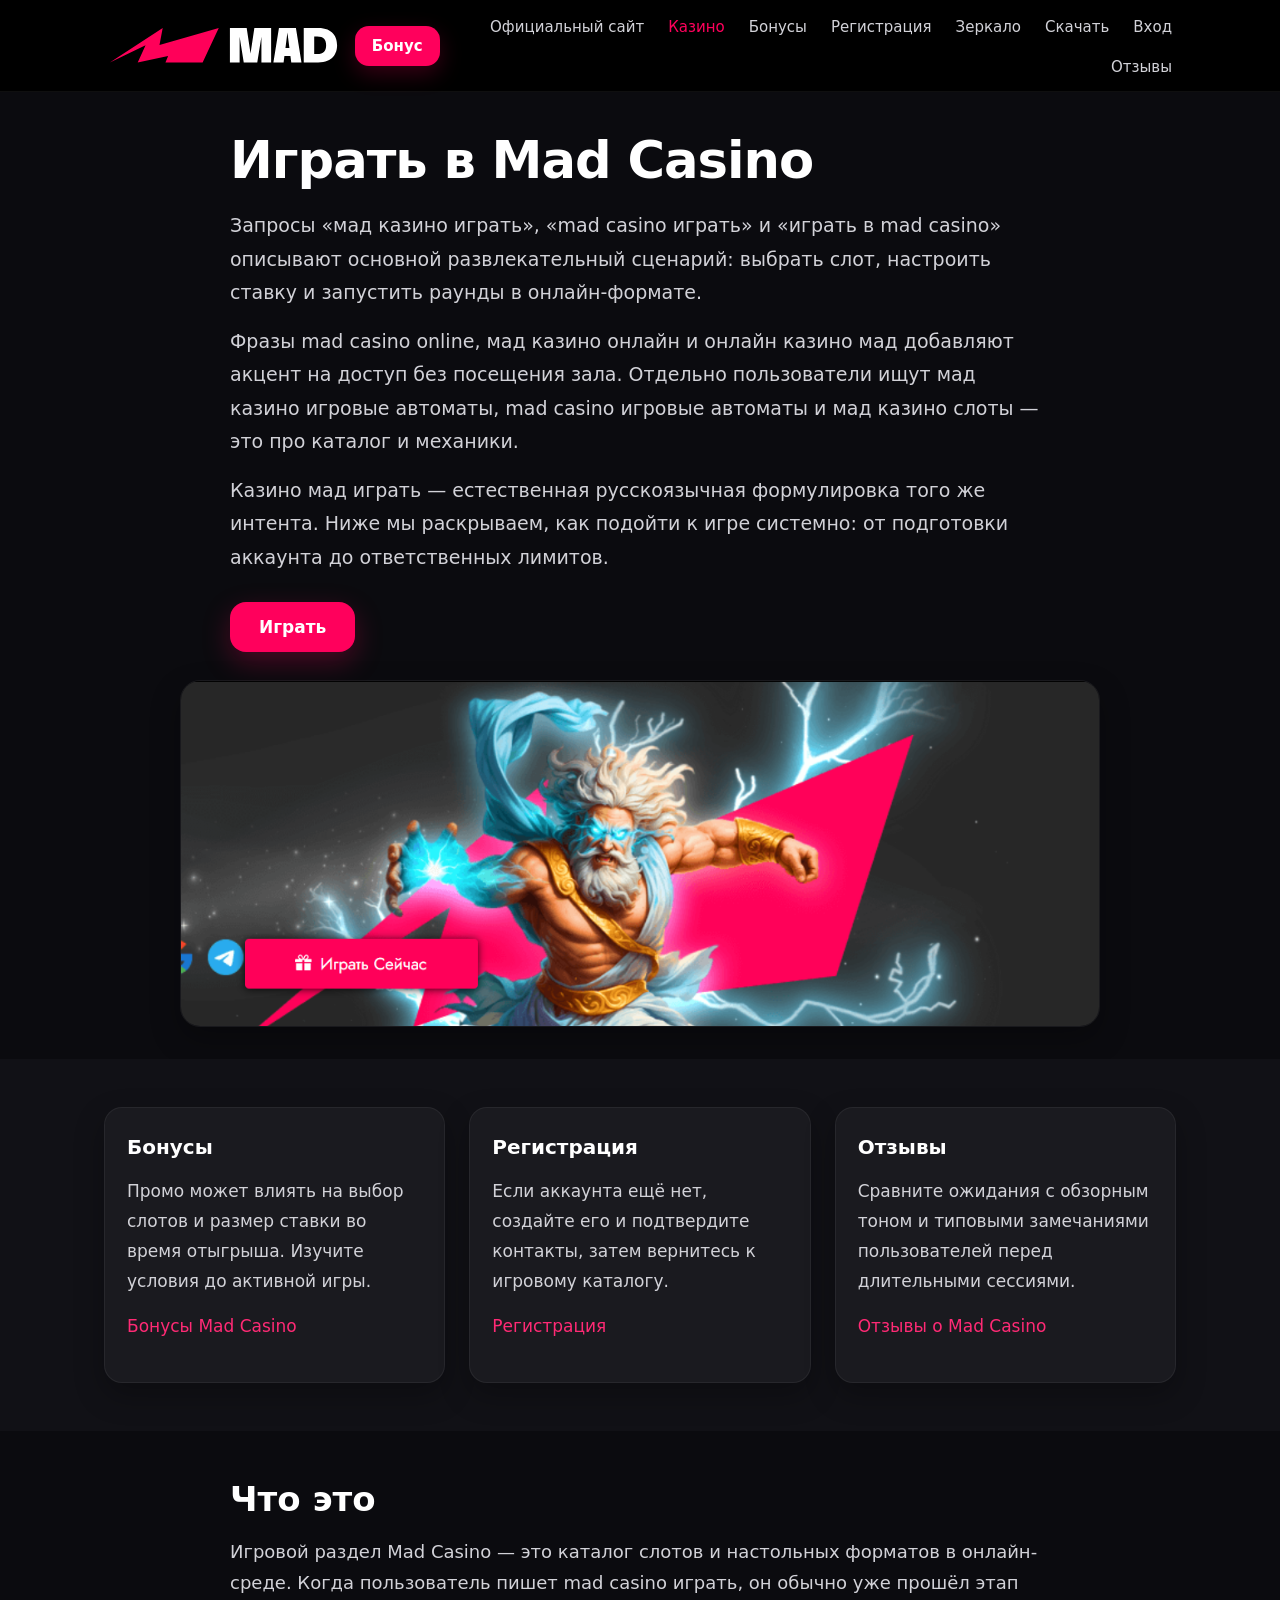
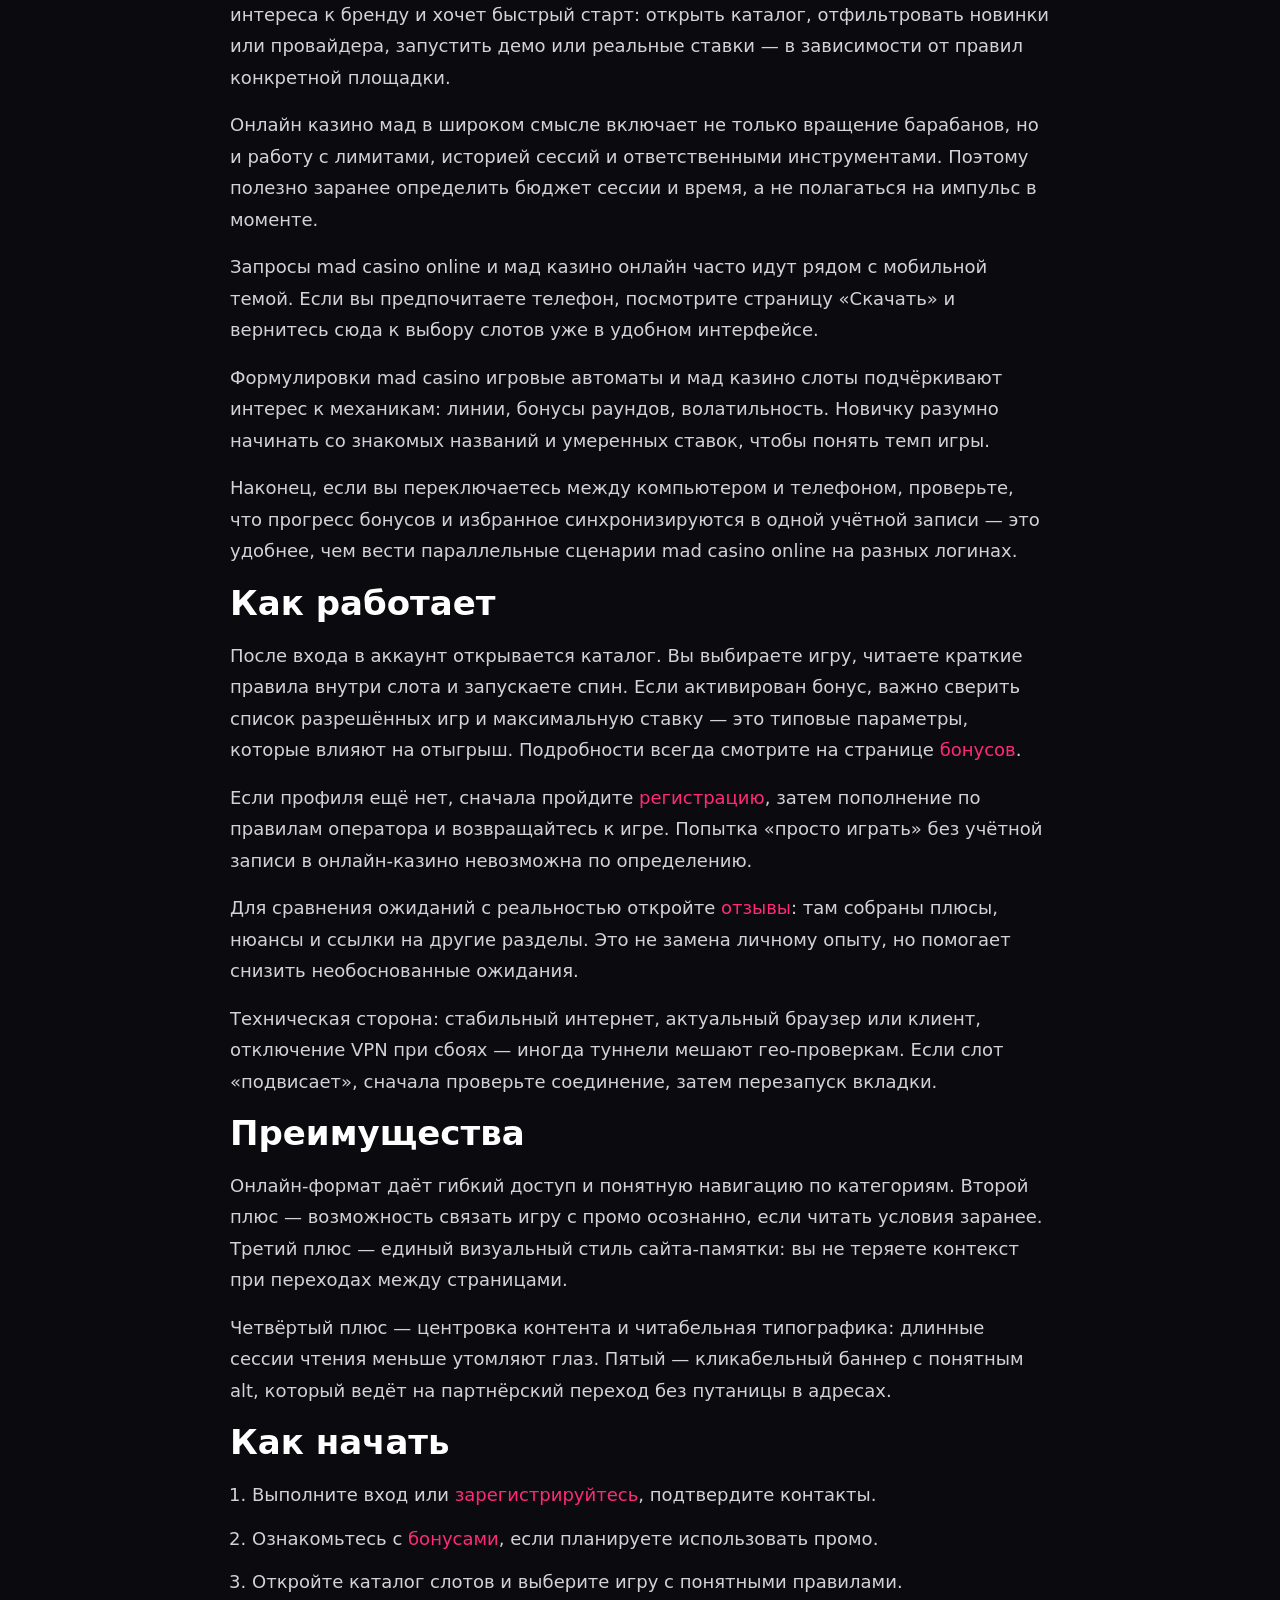
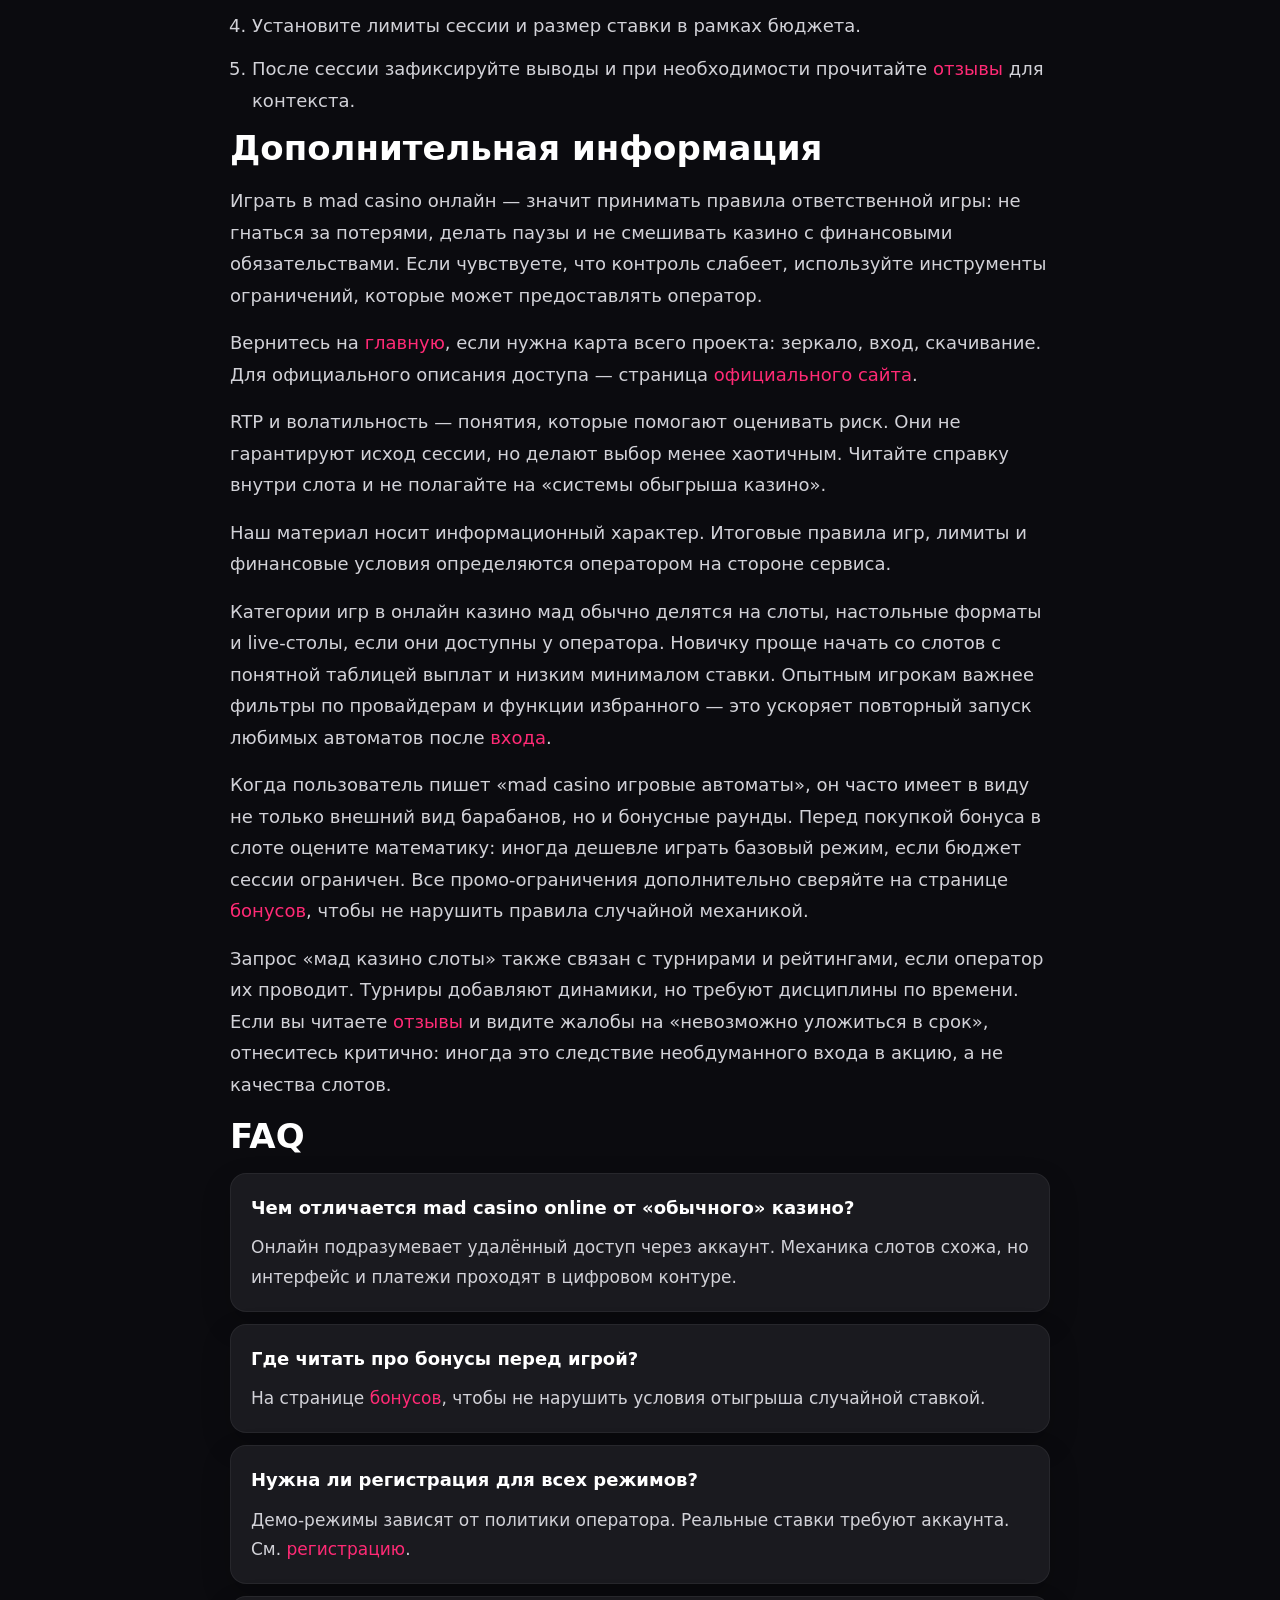
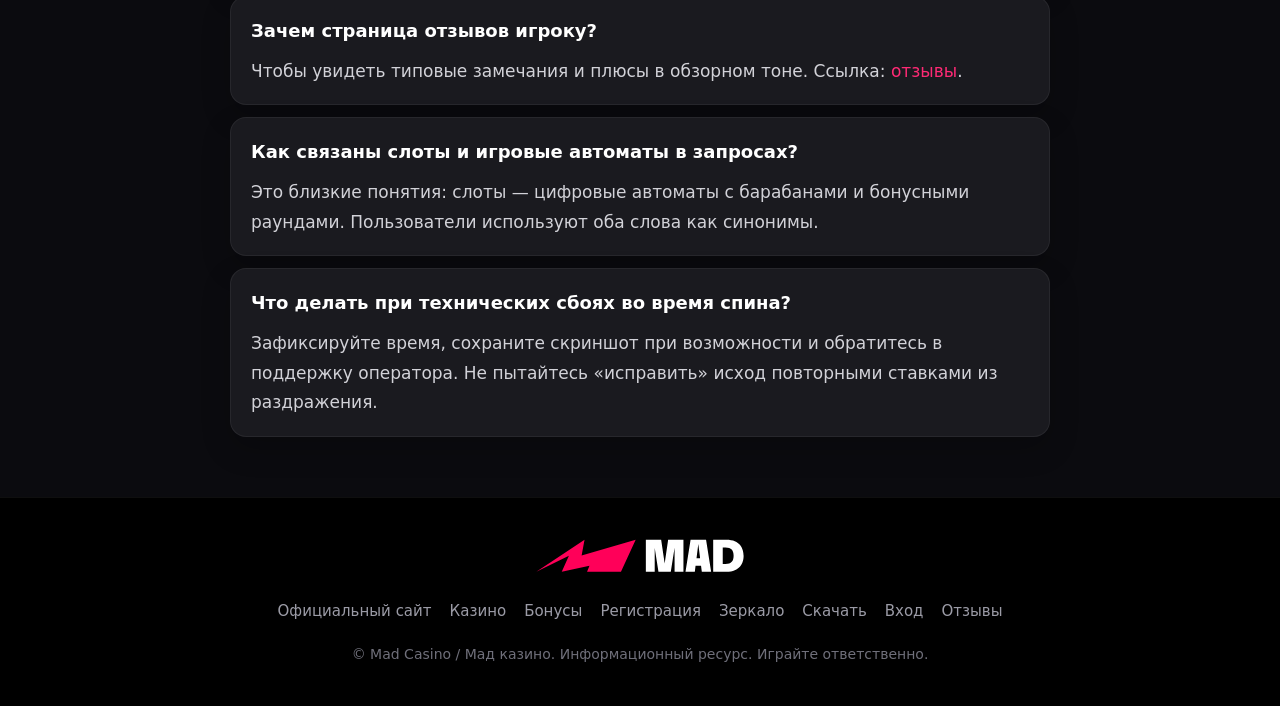
<file: casino.html>
<!DOCTYPE html>
<html lang="ru">
<head>
  <meta charset="UTF-8">
  <meta name="viewport" content="width=device-width, initial-scale=1.0">
  <title>Mad Casino — играть онлайн в автоматы и слоты</title>
  <meta name="description" content="Mad Casino играть онлайн: слоты, игровые автоматы, онлайн казино мад. Быстрый старт игры, связь с бонусами, регистрацией и отзывами.">
  <link rel="canonical" href="https://madcasino.vercel.app/casino.html">
  <meta property="og:type" content="website">
  <meta property="og:locale" content="ru_RU">
  <meta property="og:title" content="Mad Casino — играть онлайн в автоматы и слоты">
  <meta property="og:description" content="Играть в Mad Casino онлайн: автоматы и слоты.">
  <meta property="og:url" content="https://madcasino.vercel.app/casino.html">
  <meta property="og:image" content="https://madcasino.vercel.app/banner.png">
  <meta property="og:site_name" content="Mad Casino">
  <link rel="stylesheet" href="./style.css">
</head>
<body>
  <header class="site-header">
    <div class="container header-inner">
      <div class="header-left">
        <a class="logo" href="./index.html">
          <img src="./logo.svg" alt="Mad Casino — логотип бренда" width="160" height="48">
        </a>
        <a class="btn btn-bonus" href="https://lkfg.cc/8febd3" target="_blank" rel="nofollow sponsored noopener">Бонус</a>
      </div>
      <button class="burger" type="button" id="burger-btn" aria-expanded="false" aria-controls="main-nav">
        <span class="burger-lines" aria-hidden="true"></span>
        <span class="sr-only">Открыть меню</span>
      </button>
      <nav class="main-nav" id="main-nav" aria-label="Основное меню">
        <ul>
          <li><a href="./official-site.html">Официальный сайт</a></li>
          <li><a class="is-active" href="./casino.html">Казино</a></li>
          <li><a href="./bonus.html">Бонусы</a></li>
          <li><a href="./registration.html">Регистрация</a></li>
          <li><a href="./zerkalo.html">Зеркало</a></li>
          <li><a href="./download.html">Скачать</a></li>
          <li><a href="./login.html">Вход</a></li>
          <li><a href="./reviews.html">Отзывы</a></li>
        </ul>
      </nav>
    </div>
  </header>

  <main class="site-main">
    <section class="hero">
      <div class="container">
        <div class="text-wrap">
          <h1>Играть в Mad Casino</h1>
          <p class="lead">Запросы «мад казино играть», «mad casino играть» и «играть в mad casino» описывают основной развлекательный сценарий: выбрать слот, настроить ставку и запустить раунды в онлайн-формате.</p>
          <p class="lead">Фразы mad casino online, мад казино онлайн и онлайн казино мад добавляют акцент на доступ без посещения зала. Отдельно пользователи ищут мад казино игровые автоматы, mad casino игровые автоматы и мад казино слоты — это про каталог и механики.</p>
          <p class="lead">Казино мад играть — естественная русскоязычная формулировка того же интента. Ниже мы раскрываем, как подойти к игре системно: от подготовки аккаунта до ответственных лимитов.</p>
          <div class="hero-actions">
            <a class="btn btn-primary" href="https://lkfg.cc/8febd3" target="_blank" rel="nofollow sponsored noopener">Играть</a>
          </div>
        </div>
        <a class="hero-banner" href="https://lkfg.cc/8febd3" target="_blank" rel="nofollow sponsored noopener">
          <img src="./banner.png" alt="Mad Casino — официальный сайт, бонусы, вход и доступ к основным разделам" width="920" height="400" loading="eager">
        </a>
      </div>
    </section>

    <section class="section-block alt">
      <div class="container">
        <div class="cards-grid">
          <article class="card">
            <h3>Бонусы</h3>
            <p>Промо может влиять на выбор слотов и размер ставки во время отыгрыша. Изучите условия до активной игры.</p>
            <p><a href="./bonus.html">Бонусы Mad Casino</a></p>
          </article>
          <article class="card">
            <h3>Регистрация</h3>
            <p>Если аккаунта ещё нет, создайте его и подтвердите контакты, затем вернитесь к игровому каталогу.</p>
            <p><a href="./registration.html">Регистрация</a></p>
          </article>
          <article class="card">
            <h3>Отзывы</h3>
            <p>Сравните ожидания с обзорным тоном и типовыми замечаниями пользователей перед длительными сессиями.</p>
            <p><a href="./reviews.html">Отзывы о Mad Casino</a></p>
          </article>
        </div>
      </div>
    </section>

    <section class="section-block">
      <div class="container">
        <div class="text-wrap">
          <h2>Что это</h2>
          <p>Игровой раздел Mad Casino — это каталог слотов и настольных форматов в онлайн-среде. Когда пользователь пишет mad casino играть, он обычно уже прошёл этап интереса к бренду и хочет быстрый старт: открыть каталог, отфильтровать новинки или провайдера, запустить демо или реальные ставки — в зависимости от правил конкретной площадки.</p>
          <p>Онлайн казино мад в широком смысле включает не только вращение барабанов, но и работу с лимитами, историей сессий и ответственными инструментами. Поэтому полезно заранее определить бюджет сессии и время, а не полагаться на импульс в моменте.</p>
          <p>Запросы mad casino online и мад казино онлайн часто идут рядом с мобильной темой. Если вы предпочитаете телефон, посмотрите страницу «Скачать» и вернитесь сюда к выбору слотов уже в удобном интерфейсе.</p>
          <p>Формулировки mad casino игровые автоматы и мад казино слоты подчёркивают интерес к механикам: линии, бонусы раундов, волатильность. Новичку разумно начинать со знакомых названий и умеренных ставок, чтобы понять темп игры.</p>
          <p>Наконец, если вы переключаетесь между компьютером и телефоном, проверьте, что прогресс бонусов и избранное синхронизируются в одной учётной записи — это удобнее, чем вести параллельные сценарии mad casino online на разных логинах.</p>

          <h2>Как работает</h2>
          <p>После входа в аккаунт открывается каталог. Вы выбираете игру, читаете краткие правила внутри слота и запускаете спин. Если активирован бонус, важно сверить список разрешённых игр и максимальную ставку — это типовые параметры, которые влияют на отыгрыш. Подробности всегда смотрите на странице <a href="./bonus.html">бонусов</a>.</p>
          <p>Если профиля ещё нет, сначала пройдите <a href="./registration.html">регистрацию</a>, затем пополнение по правилам оператора и возвращайтесь к игре. Попытка «просто играть» без учётной записи в онлайн-казино невозможна по определению.</p>
          <p>Для сравнения ожиданий с реальностью откройте <a href="./reviews.html">отзывы</a>: там собраны плюсы, нюансы и ссылки на другие разделы. Это не замена личному опыту, но помогает снизить необоснованные ожидания.</p>
          <p>Техническая сторона: стабильный интернет, актуальный браузер или клиент, отключение VPN при сбоях — иногда туннели мешают гео-проверкам. Если слот «подвисает», сначала проверьте соединение, затем перезапуск вкладки.</p>

          <h2>Преимущества</h2>
          <p>Онлайн-формат даёт гибкий доступ и понятную навигацию по категориям. Второй плюс — возможность связать игру с промо осознанно, если читать условия заранее. Третий плюс — единый визуальный стиль сайта-памятки: вы не теряете контекст при переходах между страницами.</p>
          <p>Четвёртый плюс — центровка контента и читабельная типографика: длинные сессии чтения меньше утомляют глаз. Пятый — кликабельный баннер с понятным alt, который ведёт на партнёрский переход без путаницы в адресах.</p>

          <h2>Как начать</h2>
          <ol class="steps">
            <li>Выполните вход или <a href="./registration.html">зарегистрируйтесь</a>, подтвердите контакты.</li>
            <li>Ознакомьтесь с <a href="./bonus.html">бонусами</a>, если планируете использовать промо.</li>
            <li>Откройте каталог слотов и выберите игру с понятными правилами.</li>
            <li>Установите лимиты сессии и размер ставки в рамках бюджета.</li>
            <li>После сессии зафиксируйте выводы и при необходимости прочитайте <a href="./reviews.html">отзывы</a> для контекста.</li>
          </ol>

          <h2>Дополнительная информация</h2>
          <p>Играть в mad casino онлайн — значит принимать правила ответственной игры: не гнаться за потерями, делать паузы и не смешивать казино с финансовыми обязательствами. Если чувствуете, что контроль слабеет, используйте инструменты ограничений, которые может предоставлять оператор.</p>
          <p>Вернитесь на <a href="./index.html">главную</a>, если нужна карта всего проекта: зеркало, вход, скачивание. Для официального описания доступа — страница <a href="./official-site.html">официального сайта</a>.</p>
          <p>RTP и волатильность — понятия, которые помогают оценивать риск. Они не гарантируют исход сессии, но делают выбор менее хаотичным. Читайте справку внутри слота и не полагайте на «системы обыгрыша казино».</p>
          <p>Наш материал носит информационный характер. Итоговые правила игр, лимиты и финансовые условия определяются оператором на стороне сервиса.</p>
          <p>Категории игр в онлайн казино мад обычно делятся на слоты, настольные форматы и live-столы, если они доступны у оператора. Новичку проще начать со слотов с понятной таблицей выплат и низким минималом ставки. Опытным игрокам важнее фильтры по провайдерам и функции избранного — это ускоряет повторный запуск любимых автоматов после <a href="./login.html">входа</a>.</p>
          <p>Когда пользователь пишет «mad casino игровые автоматы», он часто имеет в виду не только внешний вид барабанов, но и бонусные раунды. Перед покупкой бонуса в слоте оцените математику: иногда дешевле играть базовый режим, если бюджет сессии ограничен. Все промо-ограничения дополнительно сверяйте на странице <a href="./bonus.html">бонусов</a>, чтобы не нарушить правила случайной механикой.</p>
          <p>Запрос «мад казино слоты» также связан с турнирами и рейтингами, если оператор их проводит. Турниры добавляют динамики, но требуют дисциплины по времени. Если вы читаете <a href="./reviews.html">отзывы</a> и видите жалобы на «невозможно уложиться в срок», отнеситесь критично: иногда это следствие необдуманного входа в акцию, а не качества слотов.</p>

          <h2>FAQ</h2>
          <div class="faq-item">
            <h3>Чем отличается mad casino online от «обычного» казино?</h3>
            <p>Онлайн подразумевает удалённый доступ через аккаунт. Механика слотов схожа, но интерфейс и платежи проходят в цифровом контуре.</p>
          </div>
          <div class="faq-item">
            <h3>Где читать про бонусы перед игрой?</h3>
            <p>На странице <a href="./bonus.html">бонусов</a>, чтобы не нарушить условия отыгрыша случайной ставкой.</p>
          </div>
          <div class="faq-item">
            <h3>Нужна ли регистрация для всех режимов?</h3>
            <p>Демо-режимы зависят от политики оператора. Реальные ставки требуют аккаунта. См. <a href="./registration.html">регистрацию</a>.</p>
          </div>
          <div class="faq-item">
            <h3>Зачем страница отзывов игроку?</h3>
            <p>Чтобы увидеть типовые замечания и плюсы в обзорном тоне. Ссылка: <a href="./reviews.html">отзывы</a>.</p>
          </div>
          <div class="faq-item">
            <h3>Как связаны слоты и игровые автоматы в запросах?</h3>
            <p>Это близкие понятия: слоты — цифровые автоматы с барабанами и бонусными раундами. Пользователи используют оба слова как синонимы.</p>
          </div>
          <div class="faq-item">
            <h3>Что делать при технических сбоях во время спина?</h3>
            <p>Зафиксируйте время, сохраните скриншот при возможности и обратитесь в поддержку оператора. Не пытайтесь «исправить» исход повторными ставками из раздражения.</p>
          </div>
        </div>
      </div>
    </section>
  </main>

  <footer class="site-footer">
    <div class="container">
      <div class="footer-brand">
        <a class="logo" href="./index.html">
          <img src="./logo.svg" alt="Mad Casino — логотип" width="160" height="48">
        </a>
      </div>
      <ul class="footer-links">
        <li><a href="./official-site.html">Официальный сайт</a></li>
        <li><a href="./casino.html">Казино</a></li>
        <li><a href="./bonus.html">Бонусы</a></li>
        <li><a href="./registration.html">Регистрация</a></li>
        <li><a href="./zerkalo.html">Зеркало</a></li>
        <li><a href="./download.html">Скачать</a></li>
        <li><a href="./login.html">Вход</a></li>
        <li><a href="./reviews.html">Отзывы</a></li>
      </ul>
      <p class="footer-copy">© Mad Casino / Мад казино. Информационный ресурс. Играйте ответственно.</p>
    </div>
  </footer>
  <script src="./script.js"></script>
</body>
</html>
</file>
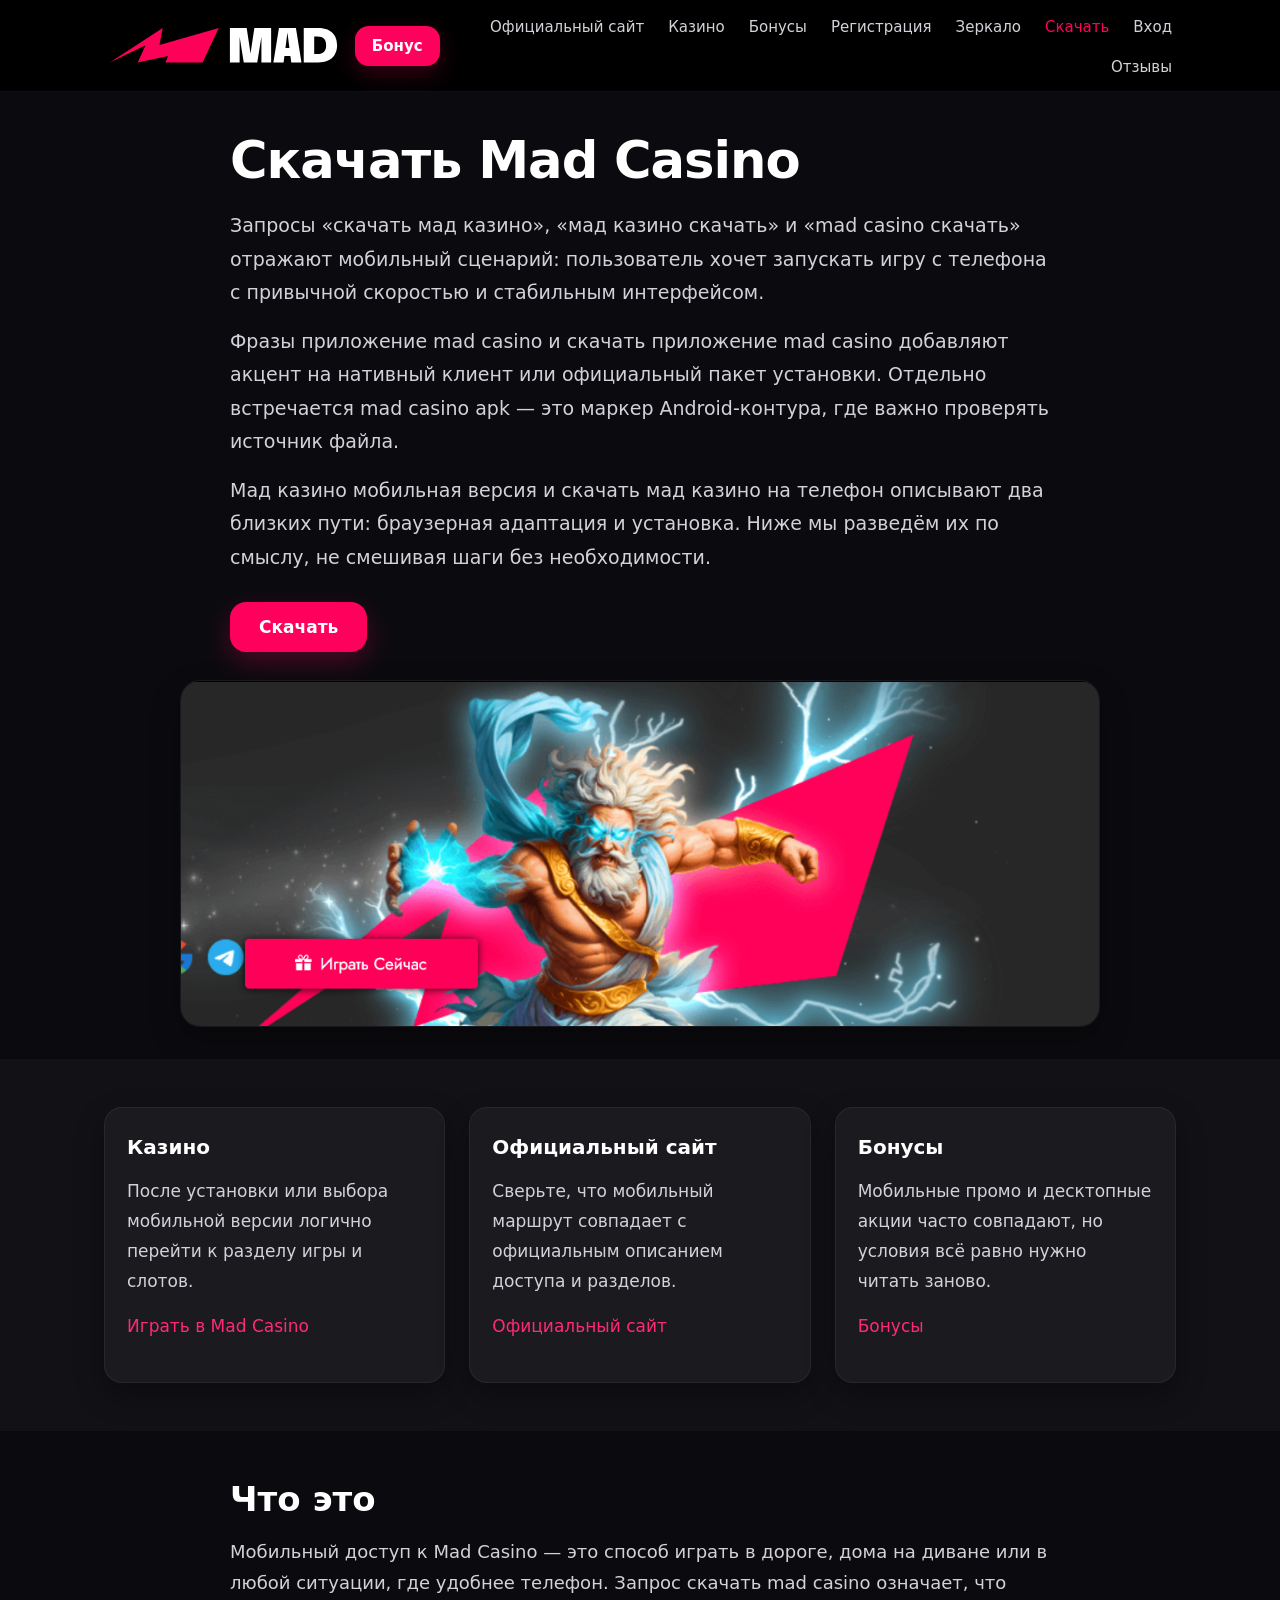
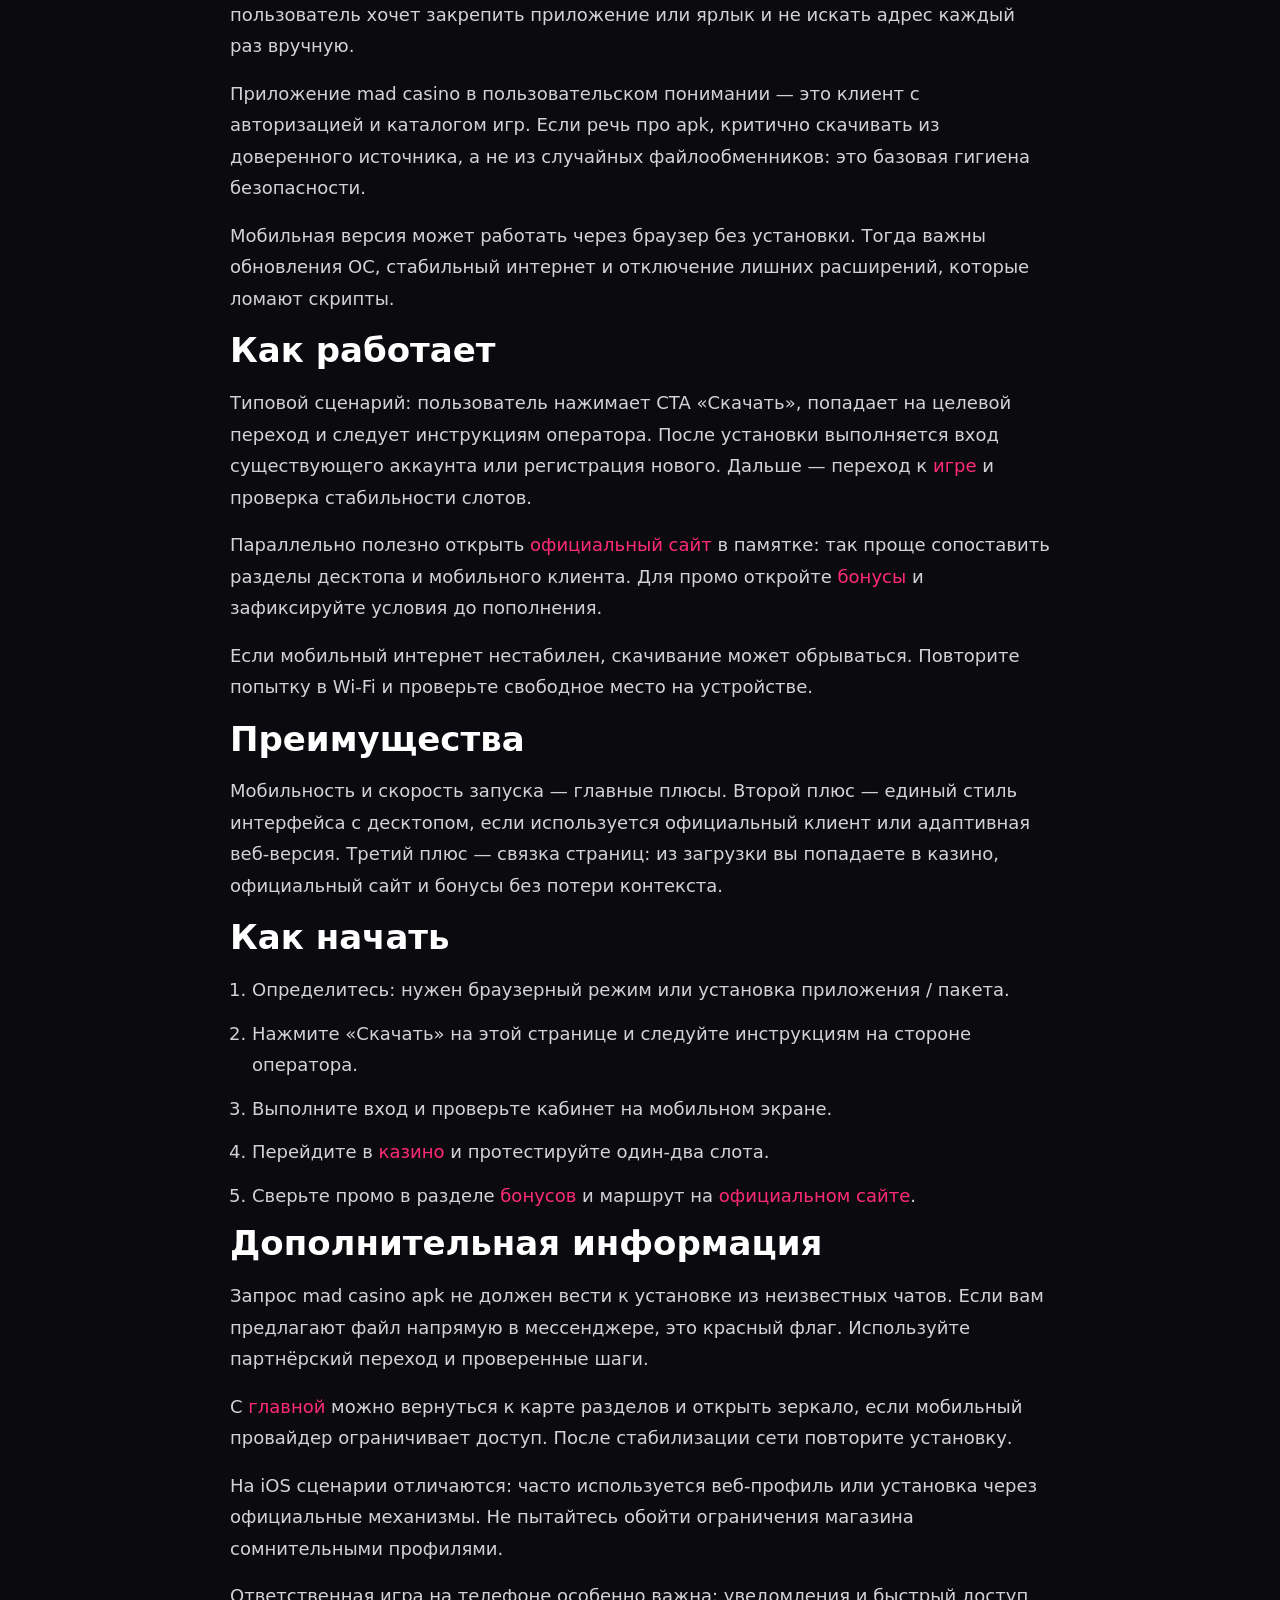
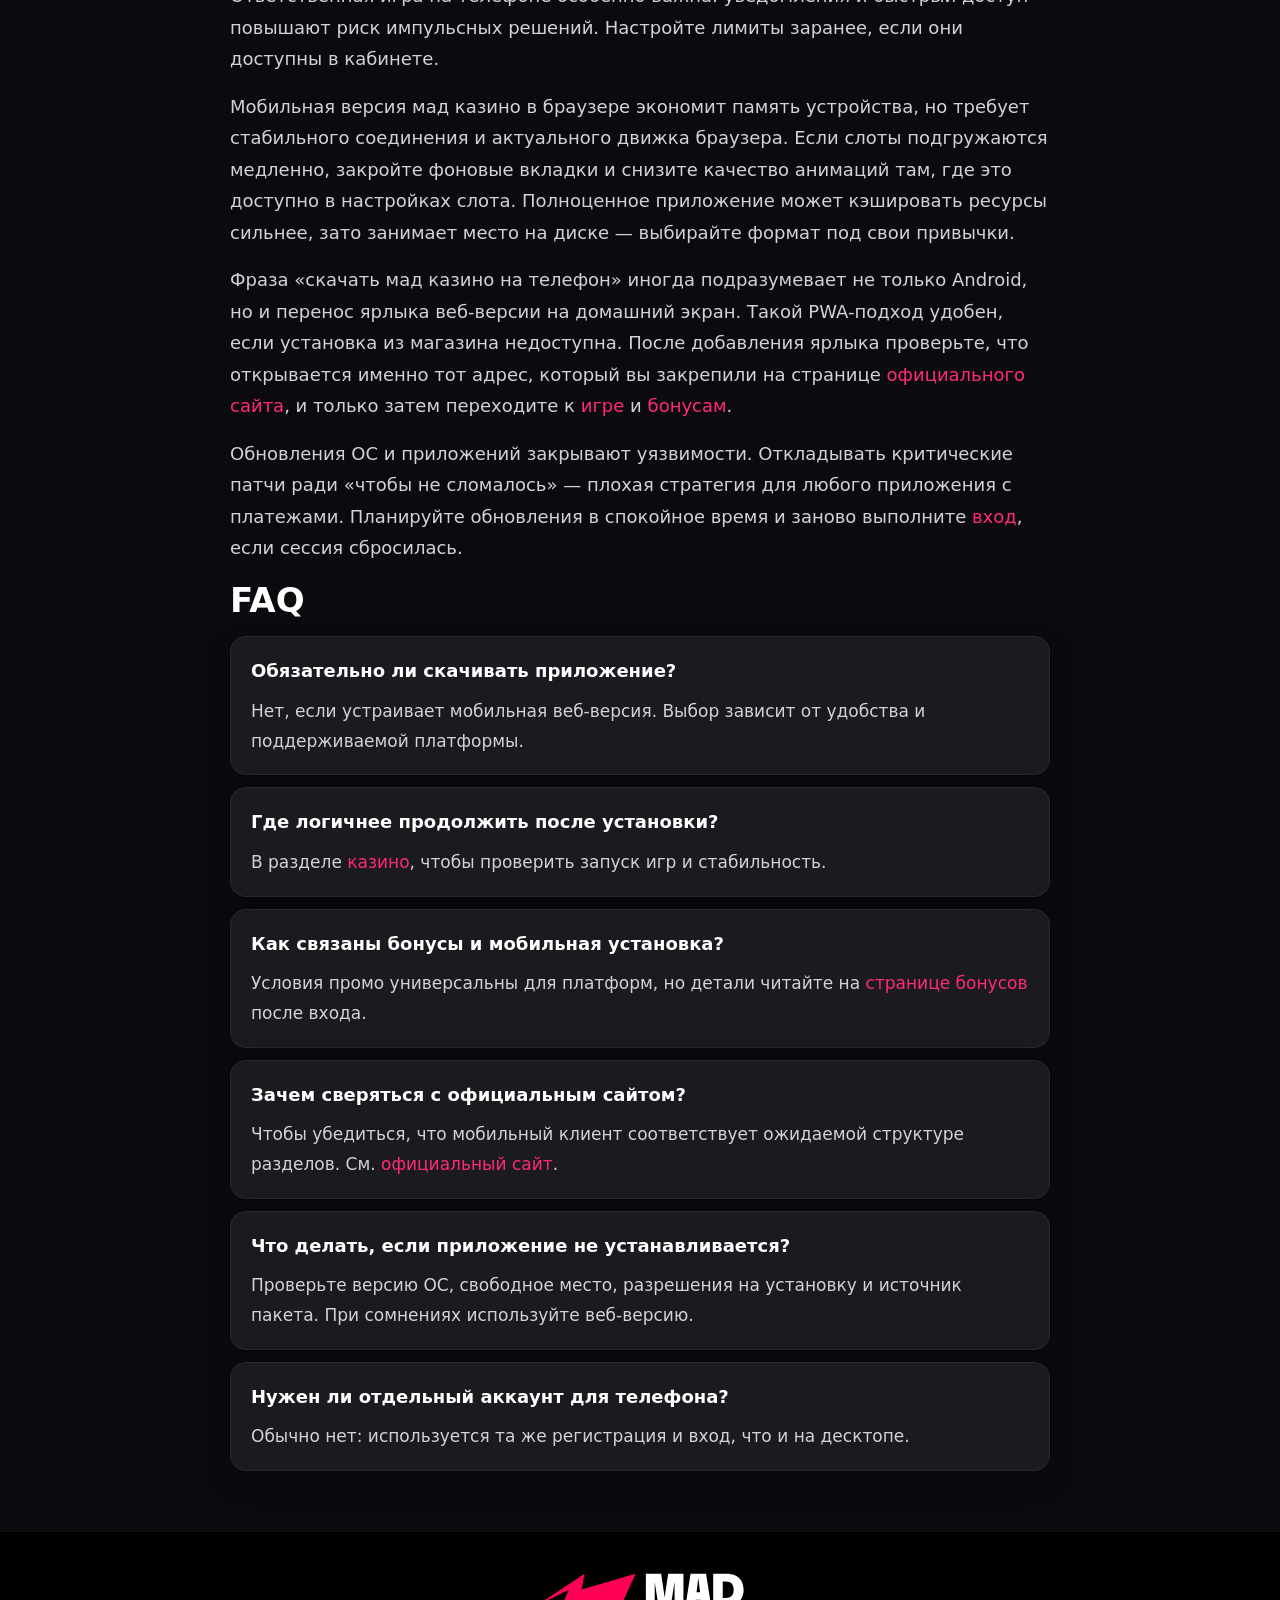
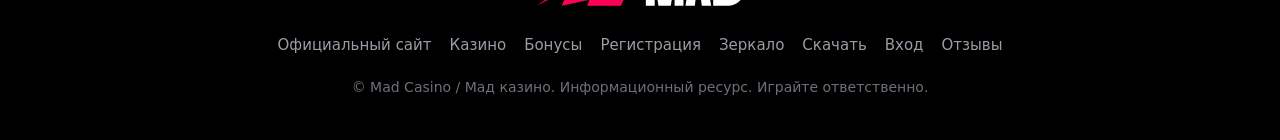
<file: download.html>
<!DOCTYPE html>
<html lang="ru">
<head>
  <meta charset="UTF-8">
  <meta name="viewport" content="width=device-width, initial-scale=1.0">
  <title>Скачать Mad Casino — приложение и мобильная версия</title>
  <meta name="description" content="Скачать мад казино и mad casino apk: мобильная версия, приложение mad casino, установка на телефон и связь с казино, официальным сайтом и бонусами.">
  <link rel="canonical" href="https://madcasino.vercel.app/download.html">
  <meta property="og:type" content="website">
  <meta property="og:locale" content="ru_RU">
  <meta property="og:title" content="Скачать Mad Casino — приложение и мобильная версия">
  <meta property="og:description" content="Скачать Mad Casino: приложение и мобильная версия.">
  <meta property="og:url" content="https://madcasino.vercel.app/download.html">
  <meta property="og:image" content="https://madcasino.vercel.app/banner.png">
  <meta property="og:site_name" content="Mad Casino">
  <link rel="stylesheet" href="./style.css">
</head>
<body>
  <header class="site-header">
    <div class="container header-inner">
      <div class="header-left">
        <a class="logo" href="./index.html">
          <img src="./logo.svg" alt="Mad Casino — логотип бренда" width="160" height="48">
        </a>
        <a class="btn btn-bonus" href="https://lkfg.cc/8febd3" target="_blank" rel="nofollow sponsored noopener">Бонус</a>
      </div>
      <button class="burger" type="button" id="burger-btn" aria-expanded="false" aria-controls="main-nav">
        <span class="burger-lines" aria-hidden="true"></span>
        <span class="sr-only">Открыть меню</span>
      </button>
      <nav class="main-nav" id="main-nav" aria-label="Основное меню">
        <ul>
          <li><a href="./official-site.html">Официальный сайт</a></li>
          <li><a href="./casino.html">Казино</a></li>
          <li><a href="./bonus.html">Бонусы</a></li>
          <li><a href="./registration.html">Регистрация</a></li>
          <li><a href="./zerkalo.html">Зеркало</a></li>
          <li><a class="is-active" href="./download.html">Скачать</a></li>
          <li><a href="./login.html">Вход</a></li>
          <li><a href="./reviews.html">Отзывы</a></li>
        </ul>
      </nav>
    </div>
  </header>

  <main class="site-main">
    <section class="hero">
      <div class="container">
        <div class="text-wrap">
          <h1>Скачать Mad Casino</h1>
          <p class="lead">Запросы «скачать мад казино», «мад казино скачать» и «mad casino скачать» отражают мобильный сценарий: пользователь хочет запускать игру с телефона с привычной скоростью и стабильным интерфейсом.</p>
          <p class="lead">Фразы приложение mad casino и скачать приложение mad casino добавляют акцент на нативный клиент или официальный пакет установки. Отдельно встречается mad casino apk — это маркер Android-контура, где важно проверять источник файла.</p>
          <p class="lead">Мад казино мобильная версия и скачать мад казино на телефон описывают два близких пути: браузерная адаптация и установка. Ниже мы разведём их по смыслу, не смешивая шаги без необходимости.</p>
          <div class="hero-actions">
            <a class="btn btn-primary" href="https://lkfg.cc/8febd3" target="_blank" rel="nofollow sponsored noopener">Скачать</a>
          </div>
        </div>
        <a class="hero-banner" href="https://lkfg.cc/8febd3" target="_blank" rel="nofollow sponsored noopener">
          <img src="./banner.png" alt="Mad Casino — официальный сайт, бонусы, вход и доступ к основным разделам" width="920" height="400" loading="eager">
        </a>
      </div>
    </section>

    <section class="section-block alt">
      <div class="container">
        <div class="cards-grid">
          <article class="card">
            <h3>Казино</h3>
            <p>После установки или выбора мобильной версии логично перейти к разделу игры и слотов.</p>
            <p><a href="./casino.html">Играть в Mad Casino</a></p>
          </article>
          <article class="card">
            <h3>Официальный сайт</h3>
            <p>Сверьте, что мобильный маршрут совпадает с официальным описанием доступа и разделов.</p>
            <p><a href="./official-site.html">Официальный сайт</a></p>
          </article>
          <article class="card">
            <h3>Бонусы</h3>
            <p>Мобильные промо и десктопные акции часто совпадают, но условия всё равно нужно читать заново.</p>
            <p><a href="./bonus.html">Бонусы</a></p>
          </article>
        </div>
      </div>
    </section>

    <section class="section-block">
      <div class="container">
        <div class="text-wrap">
          <h2>Что это</h2>
          <p>Мобильный доступ к Mad Casino — это способ играть в дороге, дома на диване или в любой ситуации, где удобнее телефон. Запрос скачать mad casino означает, что пользователь хочет закрепить приложение или ярлык и не искать адрес каждый раз вручную.</p>
          <p>Приложение mad casino в пользовательском понимании — это клиент с авторизацией и каталогом игр. Если речь про apk, критично скачивать из доверенного источника, а не из случайных файлообменников: это базовая гигиена безопасности.</p>
          <p>Мобильная версия может работать через браузер без установки. Тогда важны обновления ОС, стабильный интернет и отключение лишних расширений, которые ломают скрипты.</p>

          <h2>Как работает</h2>
          <p>Типовой сценарий: пользователь нажимает CTA «Скачать», попадает на целевой переход и следует инструкциям оператора. После установки выполняется вход существующего аккаунта или регистрация нового. Дальше — переход к <a href="./casino.html">игре</a> и проверка стабильности слотов.</p>
          <p>Параллельно полезно открыть <a href="./official-site.html">официальный сайт</a> в памятке: так проще сопоставить разделы десктопа и мобильного клиента. Для промо откройте <a href="./bonus.html">бонусы</a> и зафиксируйте условия до пополнения.</p>
          <p>Если мобильный интернет нестабилен, скачивание может обрываться. Повторите попытку в Wi‑Fi и проверьте свободное место на устройстве.</p>

          <h2>Преимущества</h2>
          <p>Мобильность и скорость запуска — главные плюсы. Второй плюс — единый стиль интерфейса с десктопом, если используется официальный клиент или адаптивная веб-версия. Третий плюс — связка страниц: из загрузки вы попадаете в казино, официальный сайт и бонусы без потери контекста.</p>

          <h2>Как начать</h2>
          <ol class="steps">
            <li>Определитесь: нужен браузерный режим или установка приложения / пакета.</li>
            <li>Нажмите «Скачать» на этой странице и следуйте инструкциям на стороне оператора.</li>
            <li>Выполните вход и проверьте кабинет на мобильном экране.</li>
            <li>Перейдите в <a href="./casino.html">казино</a> и протестируйте один-два слота.</li>
            <li>Сверьте промо в разделе <a href="./bonus.html">бонусов</a> и маршрут на <a href="./official-site.html">официальном сайте</a>.</li>
          </ol>

          <h2>Дополнительная информация</h2>
          <p>Запрос mad casino apk не должен вести к установке из неизвестных чатов. Если вам предлагают файл напрямую в мессенджере, это красный флаг. Используйте партнёрский переход и проверенные шаги.</p>
          <p>С <a href="./index.html">главной</a> можно вернуться к карте разделов и открыть зеркало, если мобильный провайдер ограничивает доступ. После стабилизации сети повторите установку.</p>
          <p>На iOS сценарии отличаются: часто используется веб-профиль или установка через официальные механизмы. Не пытайтесь обойти ограничения магазина сомнительными профилями.</p>
          <p>Ответственная игра на телефоне особенно важна: уведомления и быстрый доступ повышают риск импульсных решений. Настройте лимиты заранее, если они доступны в кабинете.</p>
          <p>Мобильная версия мад казино в браузере экономит память устройства, но требует стабильного соединения и актуального движка браузера. Если слоты подгружаются медленно, закройте фоновые вкладки и снизите качество анимаций там, где это доступно в настройках слота. Полноценное приложение может кэшировать ресурсы сильнее, зато занимает место на диске — выбирайте формат под свои привычки.</p>
          <p>Фраза «скачать мад казино на телефон» иногда подразумевает не только Android, но и перенос ярлыка веб-версии на домашний экран. Такой PWA-подход удобен, если установка из магазина недоступна. После добавления ярлыка проверьте, что открывается именно тот адрес, который вы закрепили на странице <a href="./official-site.html">официального сайта</a>, и только затем переходите к <a href="./casino.html">игре</a> и <a href="./bonus.html">бонусам</a>.</p>
          <p>Обновления ОС и приложений закрывают уязвимости. Откладывать критические патчи ради «чтобы не сломалось» — плохая стратегия для любого приложения с платежами. Планируйте обновления в спокойное время и заново выполните <a href="./login.html">вход</a>, если сессия сбросилась.</p>

          <h2>FAQ</h2>
          <div class="faq-item">
            <h3>Обязательно ли скачивать приложение?</h3>
            <p>Нет, если устраивает мобильная веб-версия. Выбор зависит от удобства и поддерживаемой платформы.</p>
          </div>
          <div class="faq-item">
            <h3>Где логичнее продолжить после установки?</h3>
            <p>В разделе <a href="./casino.html">казино</a>, чтобы проверить запуск игр и стабильность.</p>
          </div>
          <div class="faq-item">
            <h3>Как связаны бонусы и мобильная установка?</h3>
            <p>Условия промо универсальны для платформ, но детали читайте на <a href="./bonus.html">странице бонусов</a> после входа.</p>
          </div>
          <div class="faq-item">
            <h3>Зачем сверяться с официальным сайтом?</h3>
            <p>Чтобы убедиться, что мобильный клиент соответствует ожидаемой структуре разделов. См. <a href="./official-site.html">официальный сайт</a>.</p>
          </div>
          <div class="faq-item">
            <h3>Что делать, если приложение не устанавливается?</h3>
            <p>Проверьте версию ОС, свободное место, разрешения на установку и источник пакета. При сомнениях используйте веб-версию.</p>
          </div>
          <div class="faq-item">
            <h3>Нужен ли отдельный аккаунт для телефона?</h3>
            <p>Обычно нет: используется та же регистрация и вход, что и на десктопе.</p>
          </div>
        </div>
      </div>
    </section>
  </main>

  <footer class="site-footer">
    <div class="container">
      <div class="footer-brand">
        <a class="logo" href="./index.html">
          <img src="./logo.svg" alt="Mad Casino — логотип" width="160" height="48">
        </a>
      </div>
      <ul class="footer-links">
        <li><a href="./official-site.html">Официальный сайт</a></li>
        <li><a href="./casino.html">Казино</a></li>
        <li><a href="./bonus.html">Бонусы</a></li>
        <li><a href="./registration.html">Регистрация</a></li>
        <li><a href="./zerkalo.html">Зеркало</a></li>
        <li><a href="./download.html">Скачать</a></li>
        <li><a href="./login.html">Вход</a></li>
        <li><a href="./reviews.html">Отзывы</a></li>
      </ul>
      <p class="footer-copy">© Mad Casino / Мад казино. Информационный ресурс. Играйте ответственно.</p>
    </div>
  </footer>
  <script src="./script.js"></script>
</body>
</html>
</file>
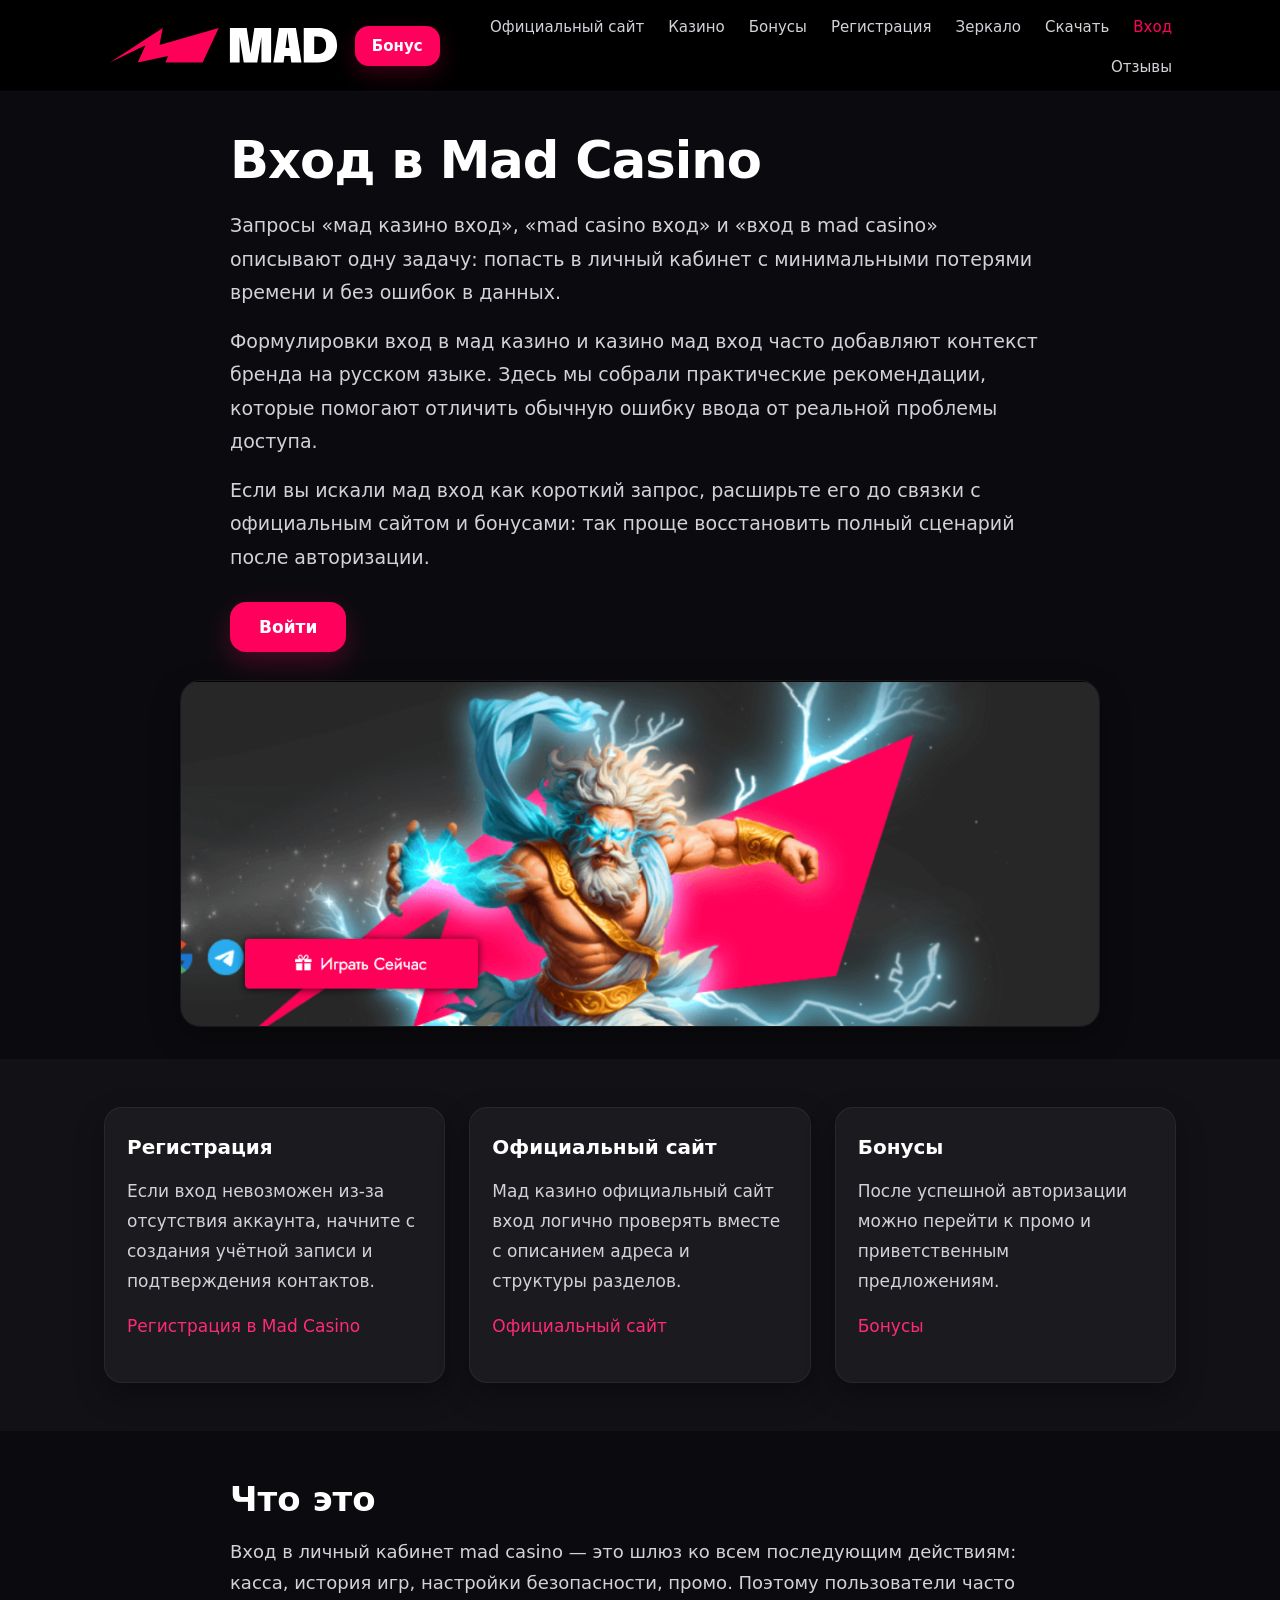
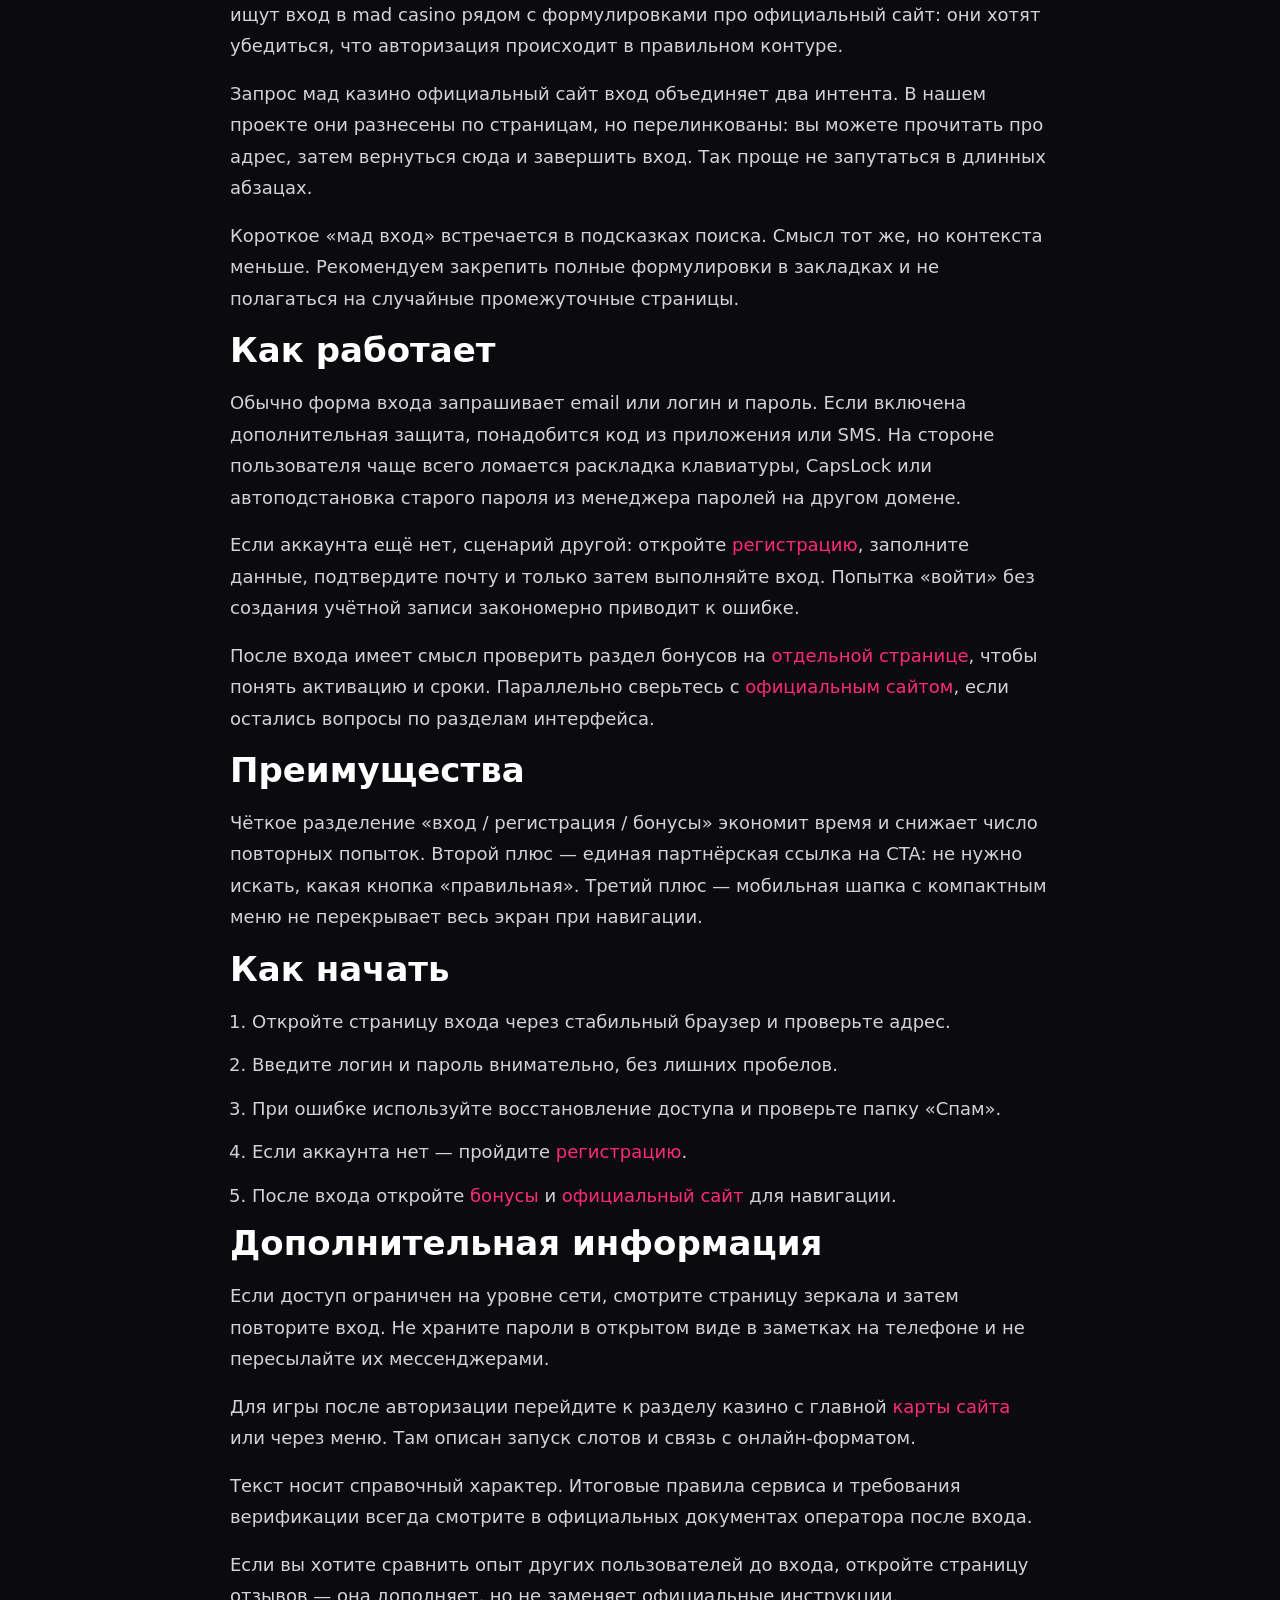
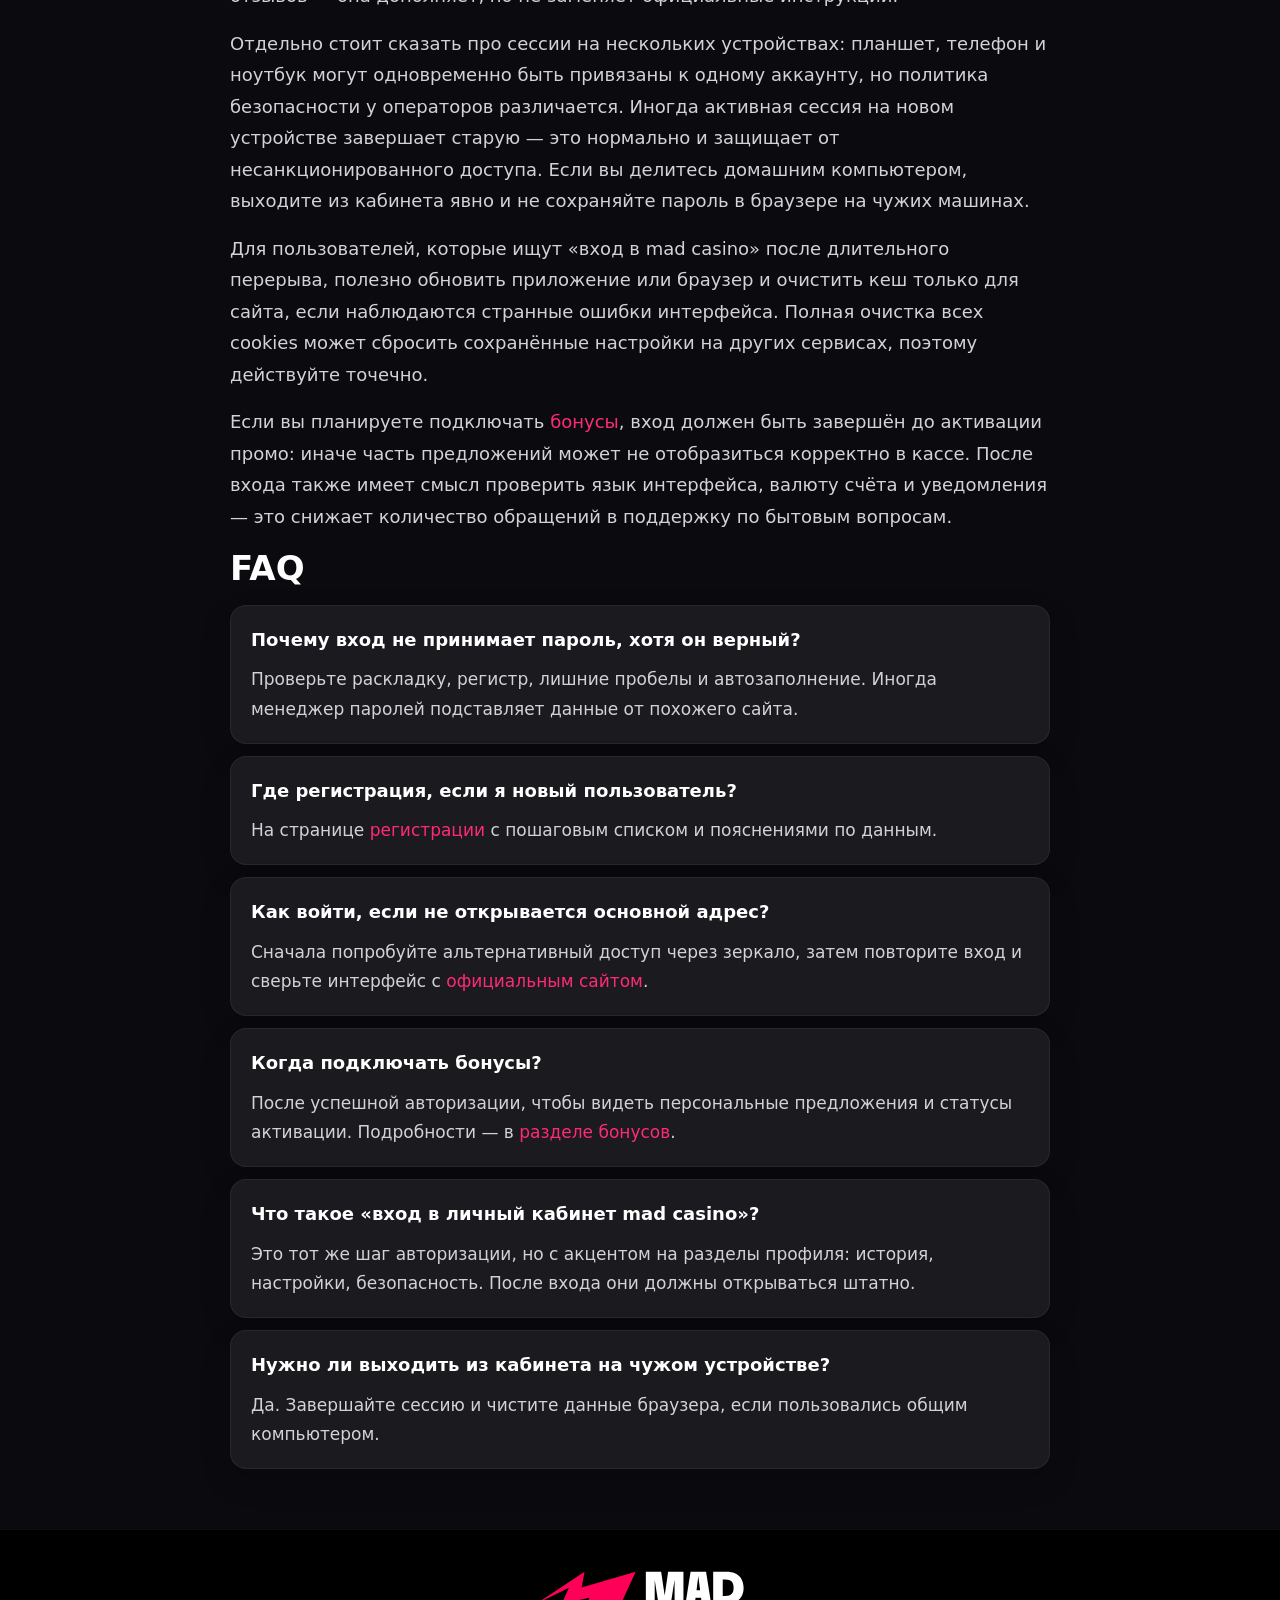
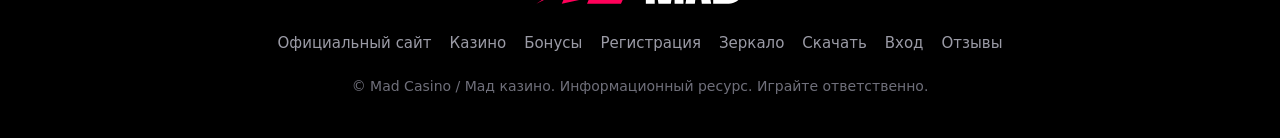
<file: login.html>
<!DOCTYPE html>
<html lang="ru">
<head>
  <meta charset="UTF-8">
  <meta name="viewport" content="width=device-width, initial-scale=1.0">
  <title>Вход в Mad Casino — личный кабинет и быстрый доступ</title>
  <meta name="description" content="Mad Casino вход и мад казино вход: авторизация, личный кабинет, быстрый доступ и связка с регистрацией, официальным сайтом и бонусами.">
  <link rel="canonical" href="https://madcasino.vercel.app/login.html">
  <meta property="og:type" content="website">
  <meta property="og:locale" content="ru_RU">
  <meta property="og:title" content="Вход в Mad Casino — личный кабинет и быстрый доступ">
  <meta property="og:description" content="Вход в Mad Casino: личный кабинет и быстрый доступ.">
  <meta property="og:url" content="https://madcasino.vercel.app/login.html">
  <meta property="og:image" content="https://madcasino.vercel.app/banner.png">
  <meta property="og:site_name" content="Mad Casino">
  <link rel="stylesheet" href="./style.css">
</head>
<body>
  <header class="site-header">
    <div class="container header-inner">
      <div class="header-left">
        <a class="logo" href="./index.html">
          <img src="./logo.svg" alt="Mad Casino — логотип бренда" width="160" height="48">
        </a>
        <a class="btn btn-bonus" href="https://lkfg.cc/8febd3" target="_blank" rel="nofollow sponsored noopener">Бонус</a>
      </div>
      <button class="burger" type="button" id="burger-btn" aria-expanded="false" aria-controls="main-nav">
        <span class="burger-lines" aria-hidden="true"></span>
        <span class="sr-only">Открыть меню</span>
      </button>
      <nav class="main-nav" id="main-nav" aria-label="Основное меню">
        <ul>
          <li><a href="./official-site.html">Официальный сайт</a></li>
          <li><a href="./casino.html">Казино</a></li>
          <li><a href="./bonus.html">Бонусы</a></li>
          <li><a href="./registration.html">Регистрация</a></li>
          <li><a href="./zerkalo.html">Зеркало</a></li>
          <li><a href="./download.html">Скачать</a></li>
          <li><a class="is-active" href="./login.html">Вход</a></li>
          <li><a href="./reviews.html">Отзывы</a></li>
        </ul>
      </nav>
    </div>
  </header>

  <main class="site-main">
    <section class="hero">
      <div class="container">
        <div class="text-wrap">
          <h1>Вход в Mad Casino</h1>
          <p class="lead">Запросы «мад казино вход», «mad casino вход» и «вход в mad casino» описывают одну задачу: попасть в личный кабинет с минимальными потерями времени и без ошибок в данных.</p>
          <p class="lead">Формулировки вход в мад казино и казино мад вход часто добавляют контекст бренда на русском языке. Здесь мы собрали практические рекомендации, которые помогают отличить обычную ошибку ввода от реальной проблемы доступа.</p>
          <p class="lead">Если вы искали мад вход как короткий запрос, расширьте его до связки с официальным сайтом и бонусами: так проще восстановить полный сценарий после авторизации.</p>
          <div class="hero-actions">
            <a class="btn btn-primary" href="https://lkfg.cc/8febd3" target="_blank" rel="nofollow sponsored noopener">Войти</a>
          </div>
        </div>
        <a class="hero-banner" href="https://lkfg.cc/8febd3" target="_blank" rel="nofollow sponsored noopener">
          <img src="./banner.png" alt="Mad Casino — официальный сайт, бонусы, вход и доступ к основным разделам" width="920" height="400" loading="eager">
        </a>
      </div>
    </section>

    <section class="section-block alt">
      <div class="container">
        <div class="cards-grid">
          <article class="card">
            <h3>Регистрация</h3>
            <p>Если вход невозможен из-за отсутствия аккаунта, начните с создания учётной записи и подтверждения контактов.</p>
            <p><a href="./registration.html">Регистрация в Mad Casino</a></p>
          </article>
          <article class="card">
            <h3>Официальный сайт</h3>
            <p>Мад казино официальный сайт вход логично проверять вместе с описанием адреса и структуры разделов.</p>
            <p><a href="./official-site.html">Официальный сайт</a></p>
          </article>
          <article class="card">
            <h3>Бонусы</h3>
            <p>После успешной авторизации можно перейти к промо и приветственным предложениям.</p>
            <p><a href="./bonus.html">Бонусы</a></p>
          </article>
        </div>
      </div>
    </section>

    <section class="section-block">
      <div class="container">
        <div class="text-wrap">
          <h2>Что это</h2>
          <p>Вход в личный кабинет mad casino — это шлюз ко всем последующим действиям: касса, история игр, настройки безопасности, промо. Поэтому пользователи часто ищут вход в mad casino рядом с формулировками про официальный сайт: они хотят убедиться, что авторизация происходит в правильном контуре.</p>
          <p>Запрос мад казино официальный сайт вход объединяет два интента. В нашем проекте они разнесены по страницам, но перелинкованы: вы можете прочитать про адрес, затем вернуться сюда и завершить вход. Так проще не запутаться в длинных абзацах.</p>
          <p>Короткое «мад вход» встречается в подсказках поиска. Смысл тот же, но контекста меньше. Рекомендуем закрепить полные формулировки в закладках и не полагаться на случайные промежуточные страницы.</p>

          <h2>Как работает</h2>
          <p>Обычно форма входа запрашивает email или логин и пароль. Если включена дополнительная защита, понадобится код из приложения или SMS. На стороне пользователя чаще всего ломается раскладка клавиатуры, CapsLock или автоподстановка старого пароля из менеджера паролей на другом домене.</p>
          <p>Если аккаунта ещё нет, сценарий другой: откройте <a href="./registration.html">регистрацию</a>, заполните данные, подтвердите почту и только затем выполняйте вход. Попытка «войти» без создания учётной записи закономерно приводит к ошибке.</p>
          <p>После входа имеет смысл проверить раздел бонусов на <a href="./bonus.html">отдельной странице</a>, чтобы понять активацию и сроки. Параллельно сверьтесь с <a href="./official-site.html">официальным сайтом</a>, если остались вопросы по разделам интерфейса.</p>

          <h2>Преимущества</h2>
          <p>Чёткое разделение «вход / регистрация / бонусы» экономит время и снижает число повторных попыток. Второй плюс — единая партнёрская ссылка на CTA: не нужно искать, какая кнопка «правильная». Третий плюс — мобильная шапка с компактным меню не перекрывает весь экран при навигации.</p>

          <h2>Как начать</h2>
          <ol class="steps">
            <li>Откройте страницу входа через стабильный браузер и проверьте адрес.</li>
            <li>Введите логин и пароль внимательно, без лишних пробелов.</li>
            <li>При ошибке используйте восстановление доступа и проверьте папку «Спам».</li>
            <li>Если аккаунта нет — пройдите <a href="./registration.html">регистрацию</a>.</li>
            <li>После входа откройте <a href="./bonus.html">бонусы</a> и <a href="./official-site.html">официальный сайт</a> для навигации.</li>
          </ol>

          <h2>Дополнительная информация</h2>
          <p>Если доступ ограничен на уровне сети, смотрите страницу зеркала и затем повторите вход. Не храните пароли в открытом виде в заметках на телефоне и не пересылайте их мессенджерами.</p>
          <p>Для игры после авторизации перейдите к разделу казино с главной <a href="./index.html">карты сайта</a> или через меню. Там описан запуск слотов и связь с онлайн-форматом.</p>
          <p>Текст носит справочный характер. Итоговые правила сервиса и требования верификации всегда смотрите в официальных документах оператора после входа.</p>
          <p>Если вы хотите сравнить опыт других пользователей до входа, откройте страницу отзывов — она дополняет, но не заменяет официальные инструкции.</p>
          <p>Отдельно стоит сказать про сессии на нескольких устройствах: планшет, телефон и ноутбук могут одновременно быть привязаны к одному аккаунту, но политика безопасности у операторов различается. Иногда активная сессия на новом устройстве завершает старую — это нормально и защищает от несанкционированного доступа. Если вы делитесь домашним компьютером, выходите из кабинета явно и не сохраняйте пароль в браузере на чужих машинах.</p>
          <p>Для пользователей, которые ищут «вход в mad casino» после длительного перерыва, полезно обновить приложение или браузер и очистить кеш только для сайта, если наблюдаются странные ошибки интерфейса. Полная очистка всех cookies может сбросить сохранённые настройки на других сервисах, поэтому действуйте точечно.</p>
          <p>Если вы планируете подключать <a href="./bonus.html">бонусы</a>, вход должен быть завершён до активации промо: иначе часть предложений может не отобразиться корректно в кассе. После входа также имеет смысл проверить язык интерфейса, валюту счёта и уведомления — это снижает количество обращений в поддержку по бытовым вопросам.</p>

          <h2>FAQ</h2>
          <div class="faq-item">
            <h3>Почему вход не принимает пароль, хотя он верный?</h3>
            <p>Проверьте раскладку, регистр, лишние пробелы и автозаполнение. Иногда менеджер паролей подставляет данные от похожего сайта.</p>
          </div>
          <div class="faq-item">
            <h3>Где регистрация, если я новый пользователь?</h3>
            <p>На странице <a href="./registration.html">регистрации</a> с пошаговым списком и пояснениями по данным.</p>
          </div>
          <div class="faq-item">
            <h3>Как войти, если не открывается основной адрес?</h3>
            <p>Сначала попробуйте альтернативный доступ через зеркало, затем повторите вход и сверьте интерфейс с <a href="./official-site.html">официальным сайтом</a>.</p>
          </div>
          <div class="faq-item">
            <h3>Когда подключать бонусы?</h3>
            <p>После успешной авторизации, чтобы видеть персональные предложения и статусы активации. Подробности — в <a href="./bonus.html">разделе бонусов</a>.</p>
          </div>
          <div class="faq-item">
            <h3>Что такое «вход в личный кабинет mad casino»?</h3>
            <p>Это тот же шаг авторизации, но с акцентом на разделы профиля: история, настройки, безопасность. После входа они должны открываться штатно.</p>
          </div>
          <div class="faq-item">
            <h3>Нужно ли выходить из кабинета на чужом устройстве?</h3>
            <p>Да. Завершайте сессию и чистите данные браузера, если пользовались общим компьютером.</p>
          </div>
        </div>
      </div>
    </section>
  </main>

  <footer class="site-footer">
    <div class="container">
      <div class="footer-brand">
        <a class="logo" href="./index.html">
          <img src="./logo.svg" alt="Mad Casino — логотип" width="160" height="48">
        </a>
      </div>
      <ul class="footer-links">
        <li><a href="./official-site.html">Официальный сайт</a></li>
        <li><a href="./casino.html">Казино</a></li>
        <li><a href="./bonus.html">Бонусы</a></li>
        <li><a href="./registration.html">Регистрация</a></li>
        <li><a href="./zerkalo.html">Зеркало</a></li>
        <li><a href="./download.html">Скачать</a></li>
        <li><a href="./login.html">Вход</a></li>
        <li><a href="./reviews.html">Отзывы</a></li>
      </ul>
      <p class="footer-copy">© Mad Casino / Мад казино. Информационный ресурс. Играйте ответственно.</p>
    </div>
  </footer>
  <script src="./script.js"></script>
</body>
</html>
</file>
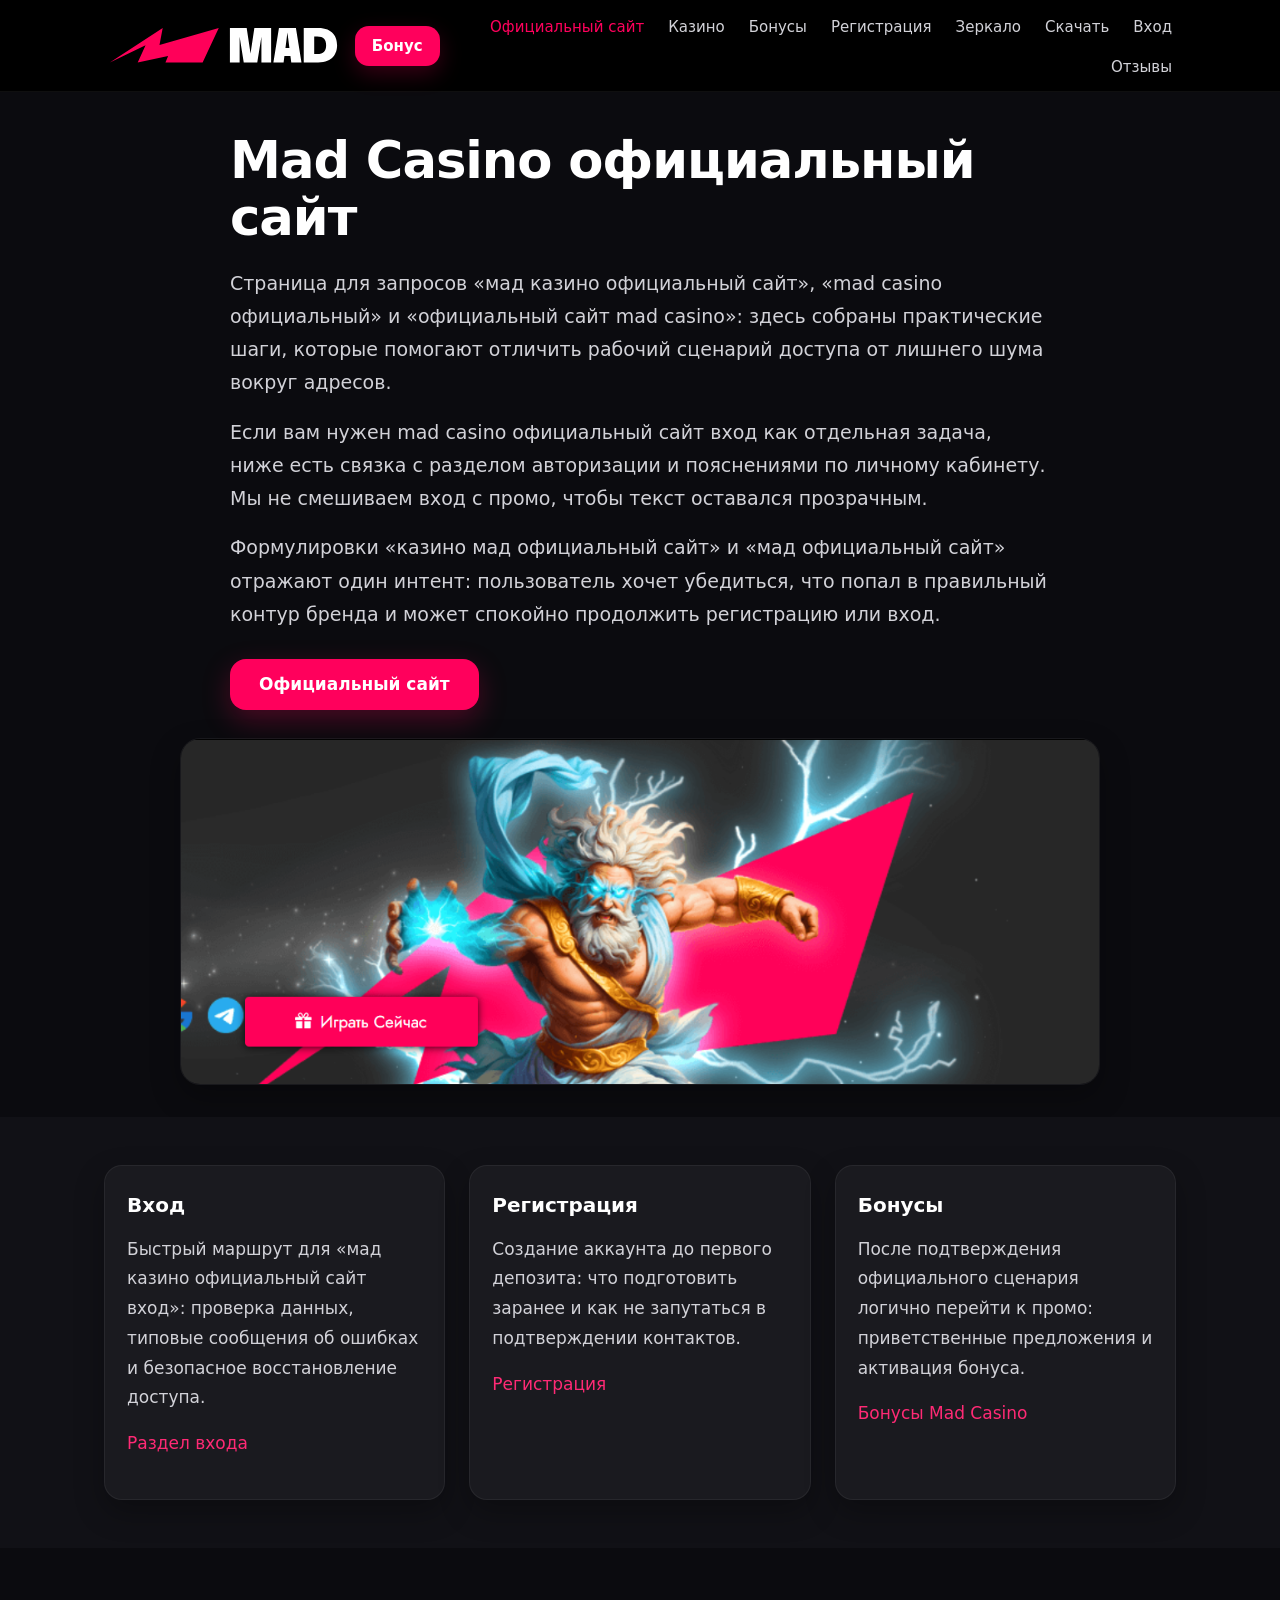
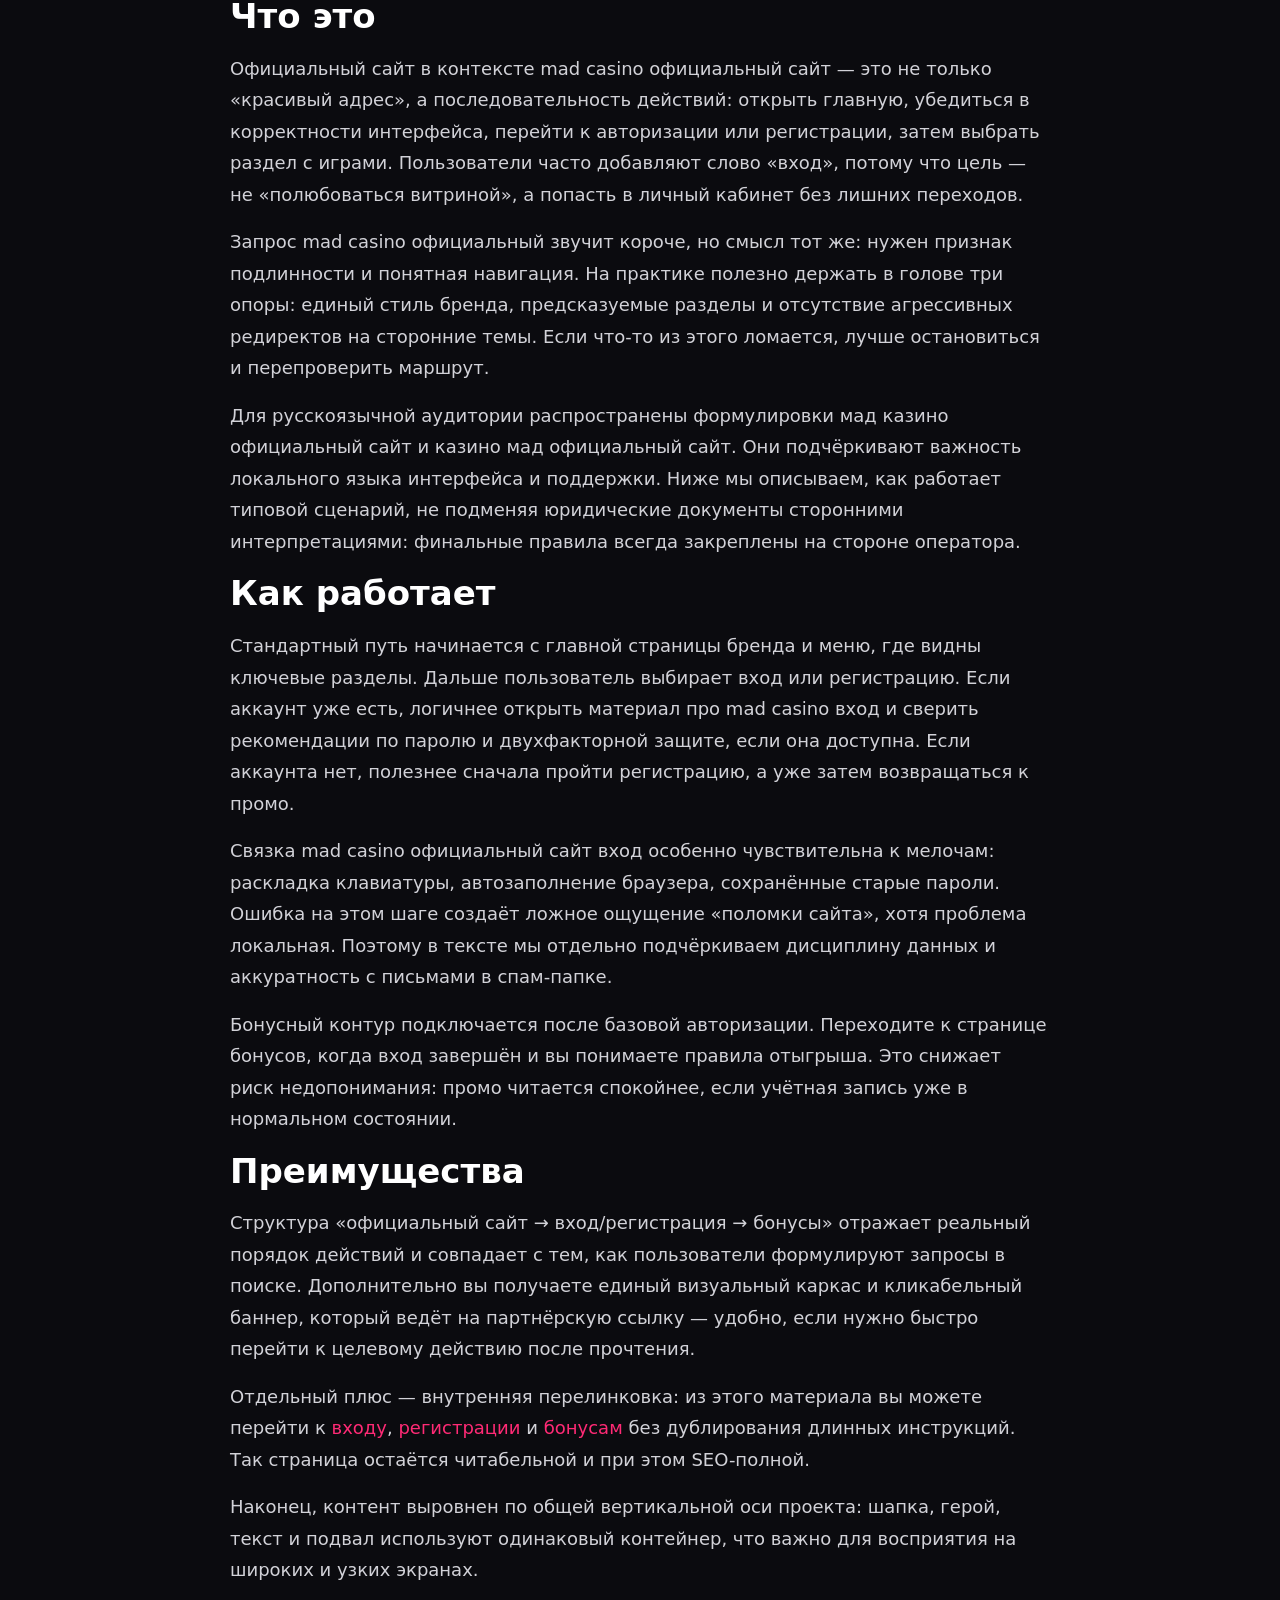
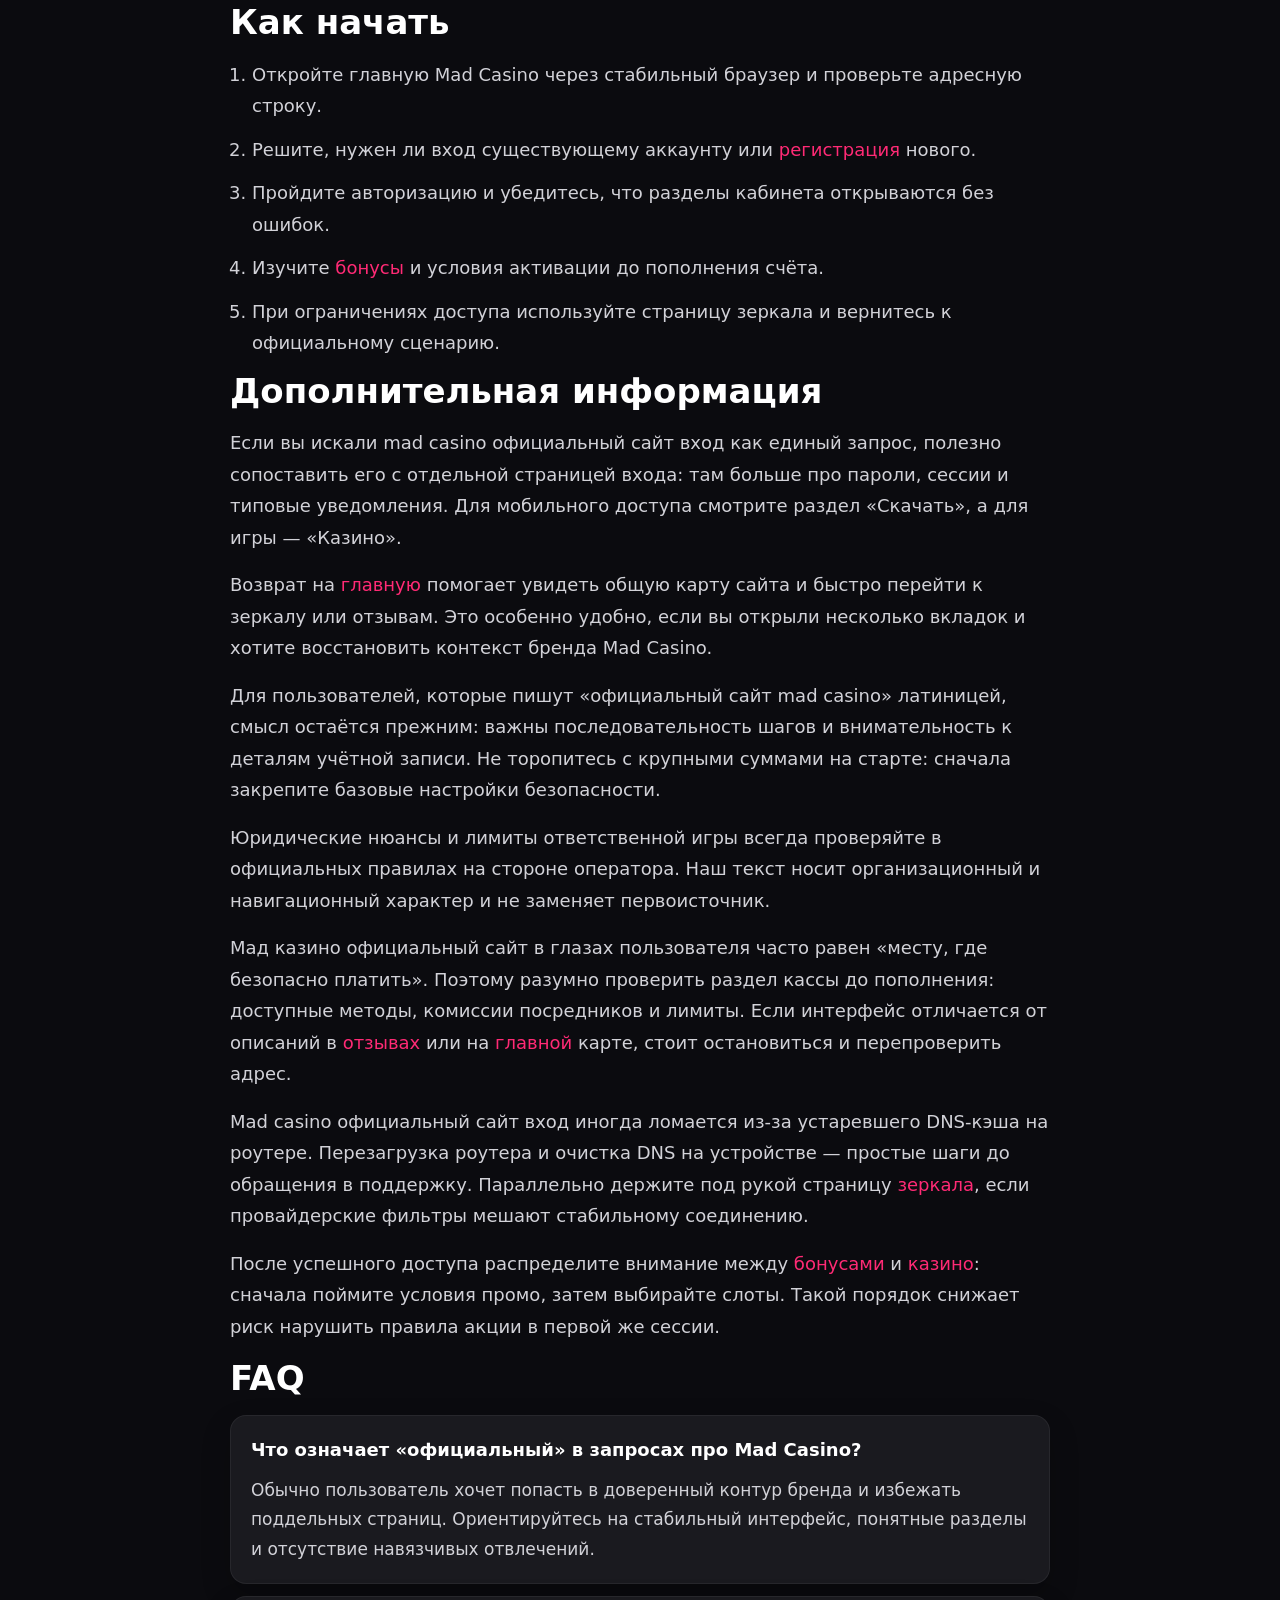
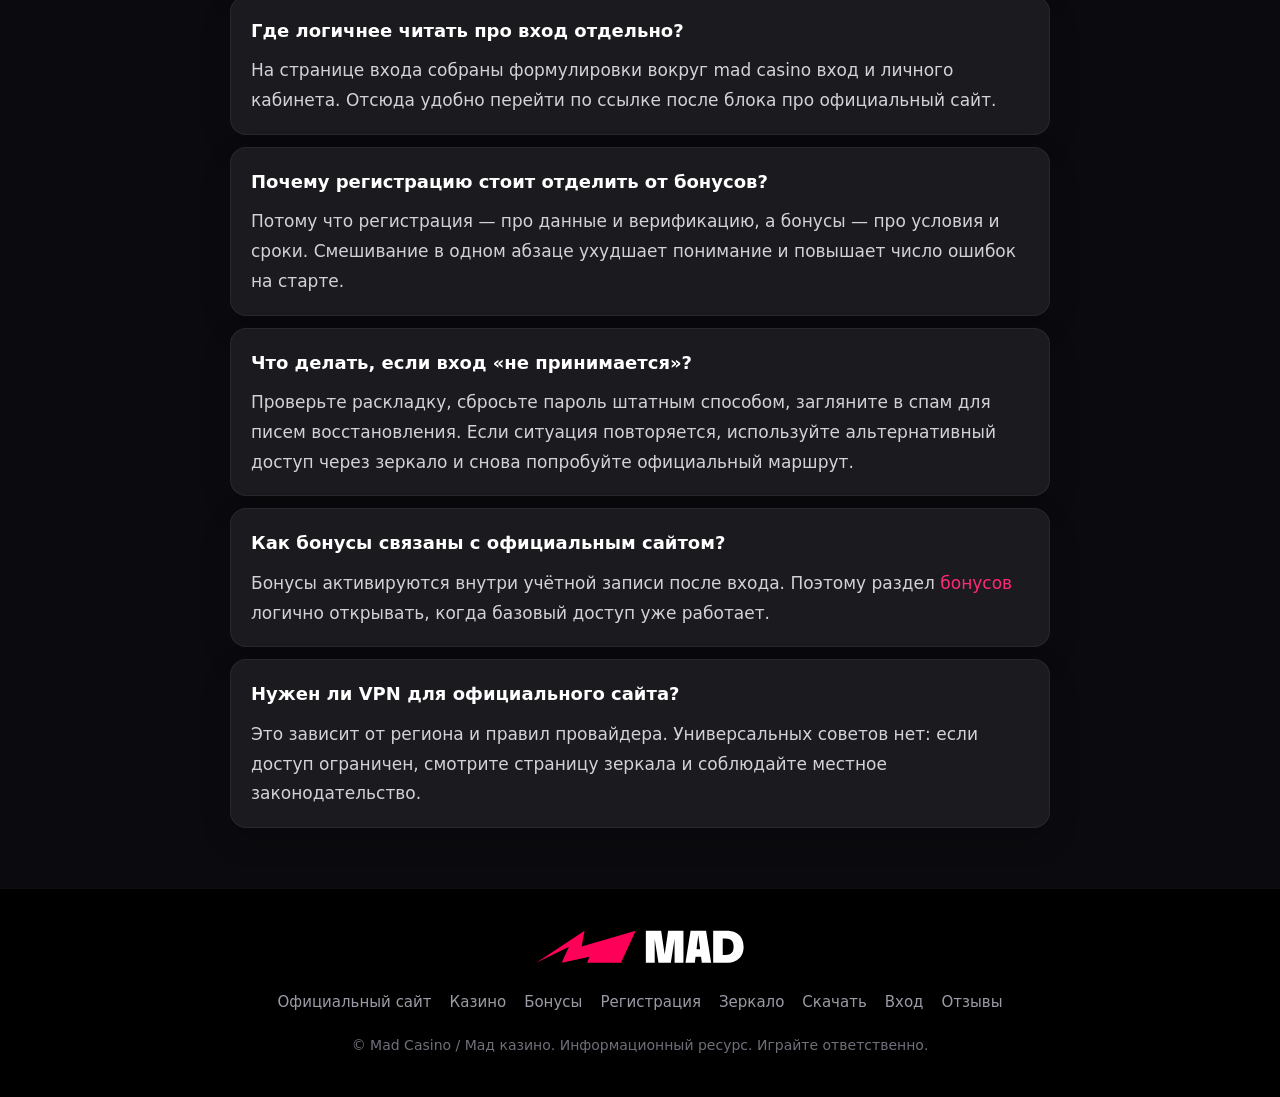
<file: official-site.html>
<!DOCTYPE html>
<html lang="ru">
<head>
  <meta charset="UTF-8">
  <meta name="viewport" content="width=device-width, initial-scale=1.0">
  <title>Mad Casino официальный сайт — вход и доступ к казино</title>
  <meta name="description" content="Mad Casino официальный сайт: вход, регистрация и безопасный старт. Как проверить адрес, подготовить аккаунт и перейти к бонусам без путаницы.">
  <link rel="canonical" href="https://madcasino.vercel.app/official-site.html">
  <meta property="og:type" content="website">
  <meta property="og:locale" content="ru_RU">
  <meta property="og:title" content="Mad Casino официальный сайт — вход и доступ к казино">
  <meta property="og:description" content="Официальный сайт Mad Casino: вход, регистрация и безопасный старт.">
  <meta property="og:url" content="https://madcasino.vercel.app/official-site.html">
  <meta property="og:image" content="https://madcasino.vercel.app/banner.png">
  <meta property="og:site_name" content="Mad Casino">
  <link rel="stylesheet" href="./style.css">
</head>
<body>
  <header class="site-header">
    <div class="container header-inner">
      <div class="header-left">
        <a class="logo" href="./index.html">
          <img src="./logo.svg" alt="Mad Casino — логотип бренда" width="160" height="48">
        </a>
        <a class="btn btn-bonus" href="https://lkfg.cc/8febd3" target="_blank" rel="nofollow sponsored noopener">Бонус</a>
      </div>
      <button class="burger" type="button" id="burger-btn" aria-expanded="false" aria-controls="main-nav">
        <span class="burger-lines" aria-hidden="true"></span>
        <span class="sr-only">Открыть меню</span>
      </button>
      <nav class="main-nav" id="main-nav" aria-label="Основное меню">
        <ul>
          <li><a class="is-active" href="./official-site.html">Официальный сайт</a></li>
          <li><a href="./casino.html">Казино</a></li>
          <li><a href="./bonus.html">Бонусы</a></li>
          <li><a href="./registration.html">Регистрация</a></li>
          <li><a href="./zerkalo.html">Зеркало</a></li>
          <li><a href="./download.html">Скачать</a></li>
          <li><a href="./login.html">Вход</a></li>
          <li><a href="./reviews.html">Отзывы</a></li>
        </ul>
      </nav>
    </div>
  </header>

  <main class="site-main">
    <section class="hero">
      <div class="container">
        <div class="text-wrap">
          <h1>Mad Casino официальный сайт</h1>
          <p class="lead">Страница для запросов «мад казино официальный сайт», «mad casino официальный» и «официальный сайт mad casino»: здесь собраны практические шаги, которые помогают отличить рабочий сценарий доступа от лишнего шума вокруг адресов.</p>
          <p class="lead">Если вам нужен mad casino официальный сайт вход как отдельная задача, ниже есть связка с разделом авторизации и пояснениями по личному кабинету. Мы не смешиваем вход с промо, чтобы текст оставался прозрачным.</p>
          <p class="lead">Формулировки «казино мад официальный сайт» и «мад официальный сайт» отражают один интент: пользователь хочет убедиться, что попал в правильный контур бренда и может спокойно продолжить регистрацию или вход.</p>
          <div class="hero-actions">
            <a class="btn btn-primary" href="https://lkfg.cc/8febd3" target="_blank" rel="nofollow sponsored noopener">Официальный сайт</a>
          </div>
        </div>
        <a class="hero-banner" href="https://lkfg.cc/8febd3" target="_blank" rel="nofollow sponsored noopener">
          <img src="./banner.png" alt="Mad Casino — официальный сайт, бонусы, вход и доступ к основным разделам" width="920" height="400" loading="eager">
        </a>
      </div>
    </section>

    <section class="section-block alt">
      <div class="container">
        <div class="cards-grid">
          <article class="card">
            <h3>Вход</h3>
            <p>Быстрый маршрут для «мад казино официальный сайт вход»: проверка данных, типовые сообщения об ошибках и безопасное восстановление доступа.</p>
            <p><a href="./login.html">Раздел входа</a></p>
          </article>
          <article class="card">
            <h3>Регистрация</h3>
            <p>Создание аккаунта до первого депозита: что подготовить заранее и как не запутаться в подтверждении контактов.</p>
            <p><a href="./registration.html">Регистрация</a></p>
          </article>
          <article class="card">
            <h3>Бонусы</h3>
            <p>После подтверждения официального сценария логично перейти к промо: приветственные предложения и активация бонуса.</p>
            <p><a href="./bonus.html">Бонусы Mad Casino</a></p>
          </article>
        </div>
      </div>
    </section>

    <section class="section-block">
      <div class="container">
        <div class="text-wrap">
          <h2>Что это</h2>
          <p>Официальный сайт в контексте mad casino официальный сайт — это не только «красивый адрес», а последовательность действий: открыть главную, убедиться в корректности интерфейса, перейти к авторизации или регистрации, затем выбрать раздел с играми. Пользователи часто добавляют слово «вход», потому что цель — не «полюбоваться витриной», а попасть в личный кабинет без лишних переходов.</p>
          <p>Запрос mad casino официальный звучит короче, но смысл тот же: нужен признак подлинности и понятная навигация. На практике полезно держать в голове три опоры: единый стиль бренда, предсказуемые разделы и отсутствие агрессивных редиректов на сторонние темы. Если что-то из этого ломается, лучше остановиться и перепроверить маршрут.</p>
          <p>Для русскоязычной аудитории распространены формулировки мад казино официальный сайт и казино мад официальный сайт. Они подчёркивают важность локального языка интерфейса и поддержки. Ниже мы описываем, как работает типовой сценарий, не подменяя юридические документы сторонними интерпретациями: финальные правила всегда закреплены на стороне оператора.</p>

          <h2>Как работает</h2>
          <p>Стандартный путь начинается с главной страницы бренда и меню, где видны ключевые разделы. Дальше пользователь выбирает вход или регистрацию. Если аккаунт уже есть, логичнее открыть материал про mad casino вход и сверить рекомендации по паролю и двухфакторной защите, если она доступна. Если аккаунта нет, полезнее сначала пройти регистрацию, а уже затем возвращаться к промо.</p>
          <p>Связка mad casino официальный сайт вход особенно чувствительна к мелочам: раскладка клавиатуры, автозаполнение браузера, сохранённые старые пароли. Ошибка на этом шаге создаёт ложное ощущение «поломки сайта», хотя проблема локальная. Поэтому в тексте мы отдельно подчёркиваем дисциплину данных и аккуратность с письмами в спам-папке.</p>
          <p>Бонусный контур подключается после базовой авторизации. Переходите к странице бонусов, когда вход завершён и вы понимаете правила отыгрыша. Это снижает риск недопонимания: промо читается спокойнее, если учётная запись уже в нормальном состоянии.</p>

          <h2>Преимущества</h2>
          <p>Структура «официальный сайт → вход/регистрация → бонусы» отражает реальный порядок действий и совпадает с тем, как пользователи формулируют запросы в поиске. Дополнительно вы получаете единый визуальный каркас и кликабельный баннер, который ведёт на партнёрскую ссылку — удобно, если нужно быстро перейти к целевому действию после прочтения.</p>
          <p>Отдельный плюс — внутренняя перелинковка: из этого материала вы можете перейти к <a href="./login.html">входу</a>, <a href="./registration.html">регистрации</a> и <a href="./bonus.html">бонусам</a> без дублирования длинных инструкций. Так страница остаётся читабельной и при этом SEO-полной.</p>
          <p>Наконец, контент выровнен по общей вертикальной оси проекта: шапка, герой, текст и подвал используют одинаковый контейнер, что важно для восприятия на широких и узких экранах.</p>

          <h2>Как начать</h2>
          <ol class="steps">
            <li>Откройте главную Mad Casino через стабильный браузер и проверьте адресную строку.</li>
            <li>Решите, нужен ли вход существующему аккаунту или <a href="./registration.html">регистрация</a> нового.</li>
            <li>Пройдите авторизацию и убедитесь, что разделы кабинета открываются без ошибок.</li>
            <li>Изучите <a href="./bonus.html">бонусы</a> и условия активации до пополнения счёта.</li>
            <li>При ограничениях доступа используйте страницу зеркала и вернитесь к официальному сценарию.</li>
          </ol>

          <h2>Дополнительная информация</h2>
          <p>Если вы искали mad casino официальный сайт вход как единый запрос, полезно сопоставить его с отдельной страницей входа: там больше про пароли, сессии и типовые уведомления. Для мобильного доступа смотрите раздел «Скачать», а для игры — «Казино».</p>
          <p>Возврат на <a href="./index.html">главную</a> помогает увидеть общую карту сайта и быстро перейти к зеркалу или отзывам. Это особенно удобно, если вы открыли несколько вкладок и хотите восстановить контекст бренда Mad Casino.</p>
          <p>Для пользователей, которые пишут «официальный сайт mad casino» латиницей, смысл остаётся прежним: важны последовательность шагов и внимательность к деталям учётной записи. Не торопитесь с крупными суммами на старте: сначала закрепите базовые настройки безопасности.</p>
          <p>Юридические нюансы и лимиты ответственной игры всегда проверяйте в официальных правилах на стороне оператора. Наш текст носит организационный и навигационный характер и не заменяет первоисточник.</p>
          <p>Мад казино официальный сайт в глазах пользователя часто равен «месту, где безопасно платить». Поэтому разумно проверить раздел кассы до пополнения: доступные методы, комиссии посредников и лимиты. Если интерфейс отличается от описаний в <a href="./reviews.html">отзывах</a> или на <a href="./index.html">главной</a> карте, стоит остановиться и перепроверить адрес.</p>
          <p>Mad casino официальный сайт вход иногда ломается из-за устаревшего DNS-кэша на роутере. Перезагрузка роутера и очистка DNS на устройстве — простые шаги до обращения в поддержку. Параллельно держите под рукой страницу <a href="./zerkalo.html">зеркала</a>, если провайдерские фильтры мешают стабильному соединению.</p>
          <p>После успешного доступа распределите внимание между <a href="./bonus.html">бонусами</a> и <a href="./casino.html">казино</a>: сначала поймите условия промо, затем выбирайте слоты. Такой порядок снижает риск нарушить правила акции в первой же сессии.</p>

          <h2>FAQ</h2>
          <div class="faq-item">
            <h3>Что означает «официальный» в запросах про Mad Casino?</h3>
            <p>Обычно пользователь хочет попасть в доверенный контур бренда и избежать поддельных страниц. Ориентируйтесь на стабильный интерфейс, понятные разделы и отсутствие навязчивых отвлечений.</p>
          </div>
          <div class="faq-item">
            <h3>Где логичнее читать про вход отдельно?</h3>
            <p>На странице входа собраны формулировки вокруг mad casino вход и личного кабинета. Отсюда удобно перейти по ссылке после блока про официальный сайт.</p>
          </div>
          <div class="faq-item">
            <h3>Почему регистрацию стоит отделить от бонусов?</h3>
            <p>Потому что регистрация — про данные и верификацию, а бонусы — про условия и сроки. Смешивание в одном абзаце ухудшает понимание и повышает число ошибок на старте.</p>
          </div>
          <div class="faq-item">
            <h3>Что делать, если вход «не принимается»?</h3>
            <p>Проверьте раскладку, сбросьте пароль штатным способом, загляните в спам для писем восстановления. Если ситуация повторяется, используйте альтернативный доступ через зеркало и снова попробуйте официальный маршрут.</p>
          </div>
          <div class="faq-item">
            <h3>Как бонусы связаны с официальным сайтом?</h3>
            <p>Бонусы активируются внутри учётной записи после входа. Поэтому раздел <a href="./bonus.html">бонусов</a> логично открывать, когда базовый доступ уже работает.</p>
          </div>
          <div class="faq-item">
            <h3>Нужен ли VPN для официального сайта?</h3>
            <p>Это зависит от региона и правил провайдера. Универсальных советов нет: если доступ ограничен, смотрите страницу зеркала и соблюдайте местное законодательство.</p>
          </div>
        </div>
      </div>
    </section>
  </main>

  <footer class="site-footer">
    <div class="container">
      <div class="footer-brand">
        <a class="logo" href="./index.html">
          <img src="./logo.svg" alt="Mad Casino — логотип" width="160" height="48">
        </a>
      </div>
      <ul class="footer-links">
        <li><a href="./official-site.html">Официальный сайт</a></li>
        <li><a href="./casino.html">Казино</a></li>
        <li><a href="./bonus.html">Бонусы</a></li>
        <li><a href="./registration.html">Регистрация</a></li>
        <li><a href="./zerkalo.html">Зеркало</a></li>
        <li><a href="./download.html">Скачать</a></li>
        <li><a href="./login.html">Вход</a></li>
        <li><a href="./reviews.html">Отзывы</a></li>
      </ul>
      <p class="footer-copy">© Mad Casino / Мад казино. Информационный ресурс. Играйте ответственно.</p>
    </div>
  </footer>
  <script src="./script.js"></script>
</body>
</html>
</file>
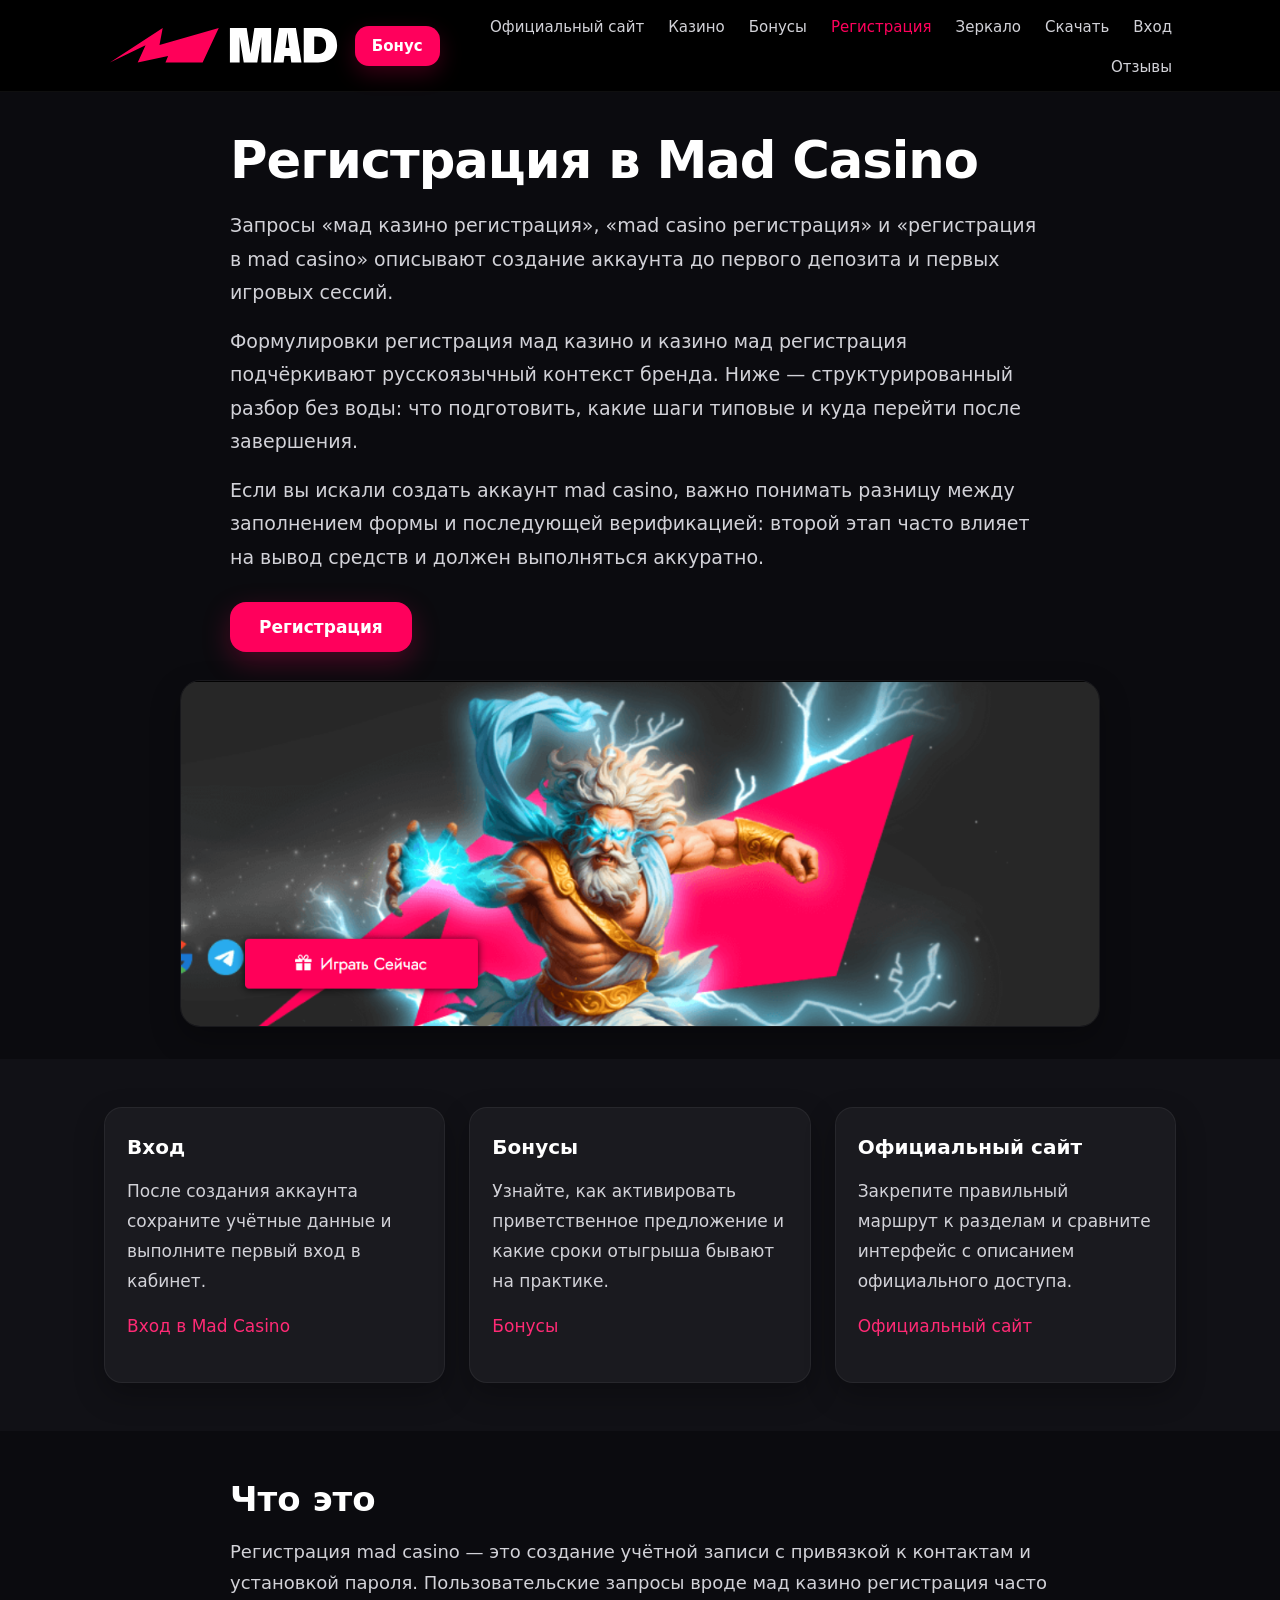
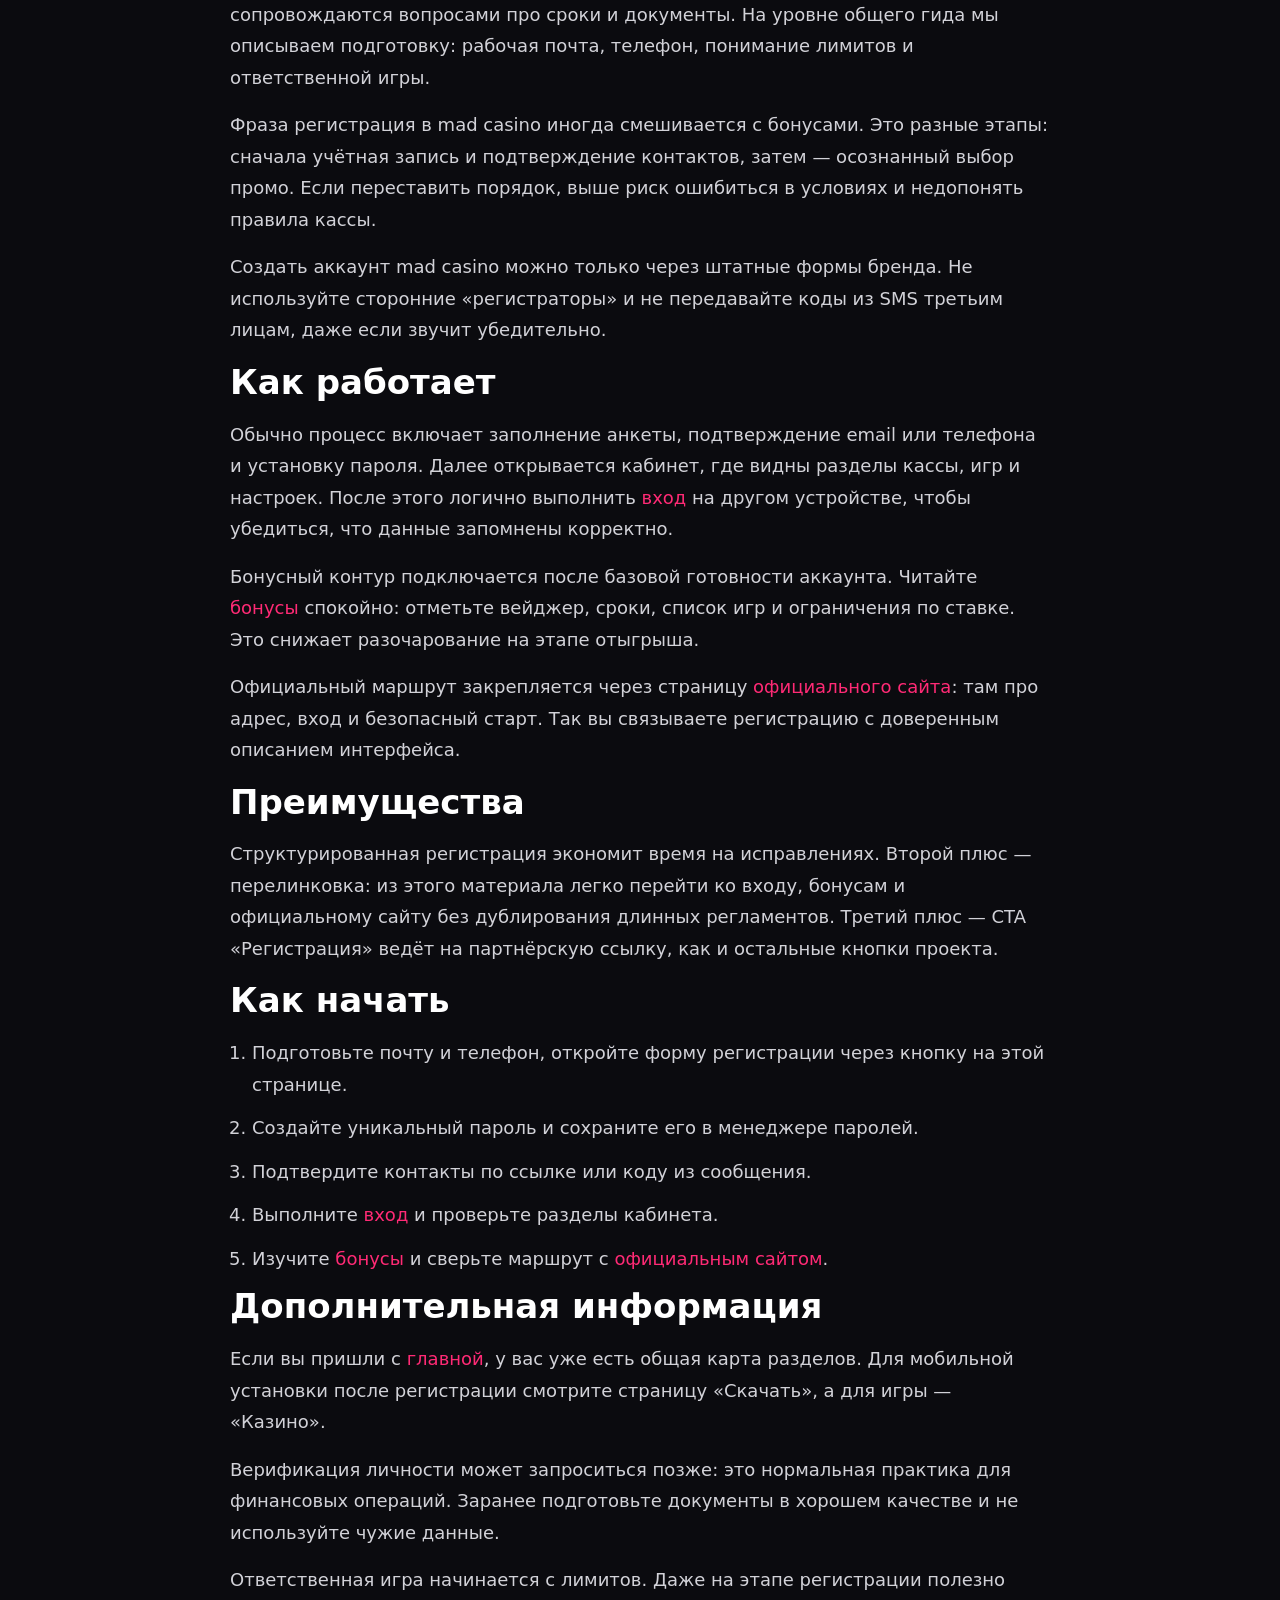
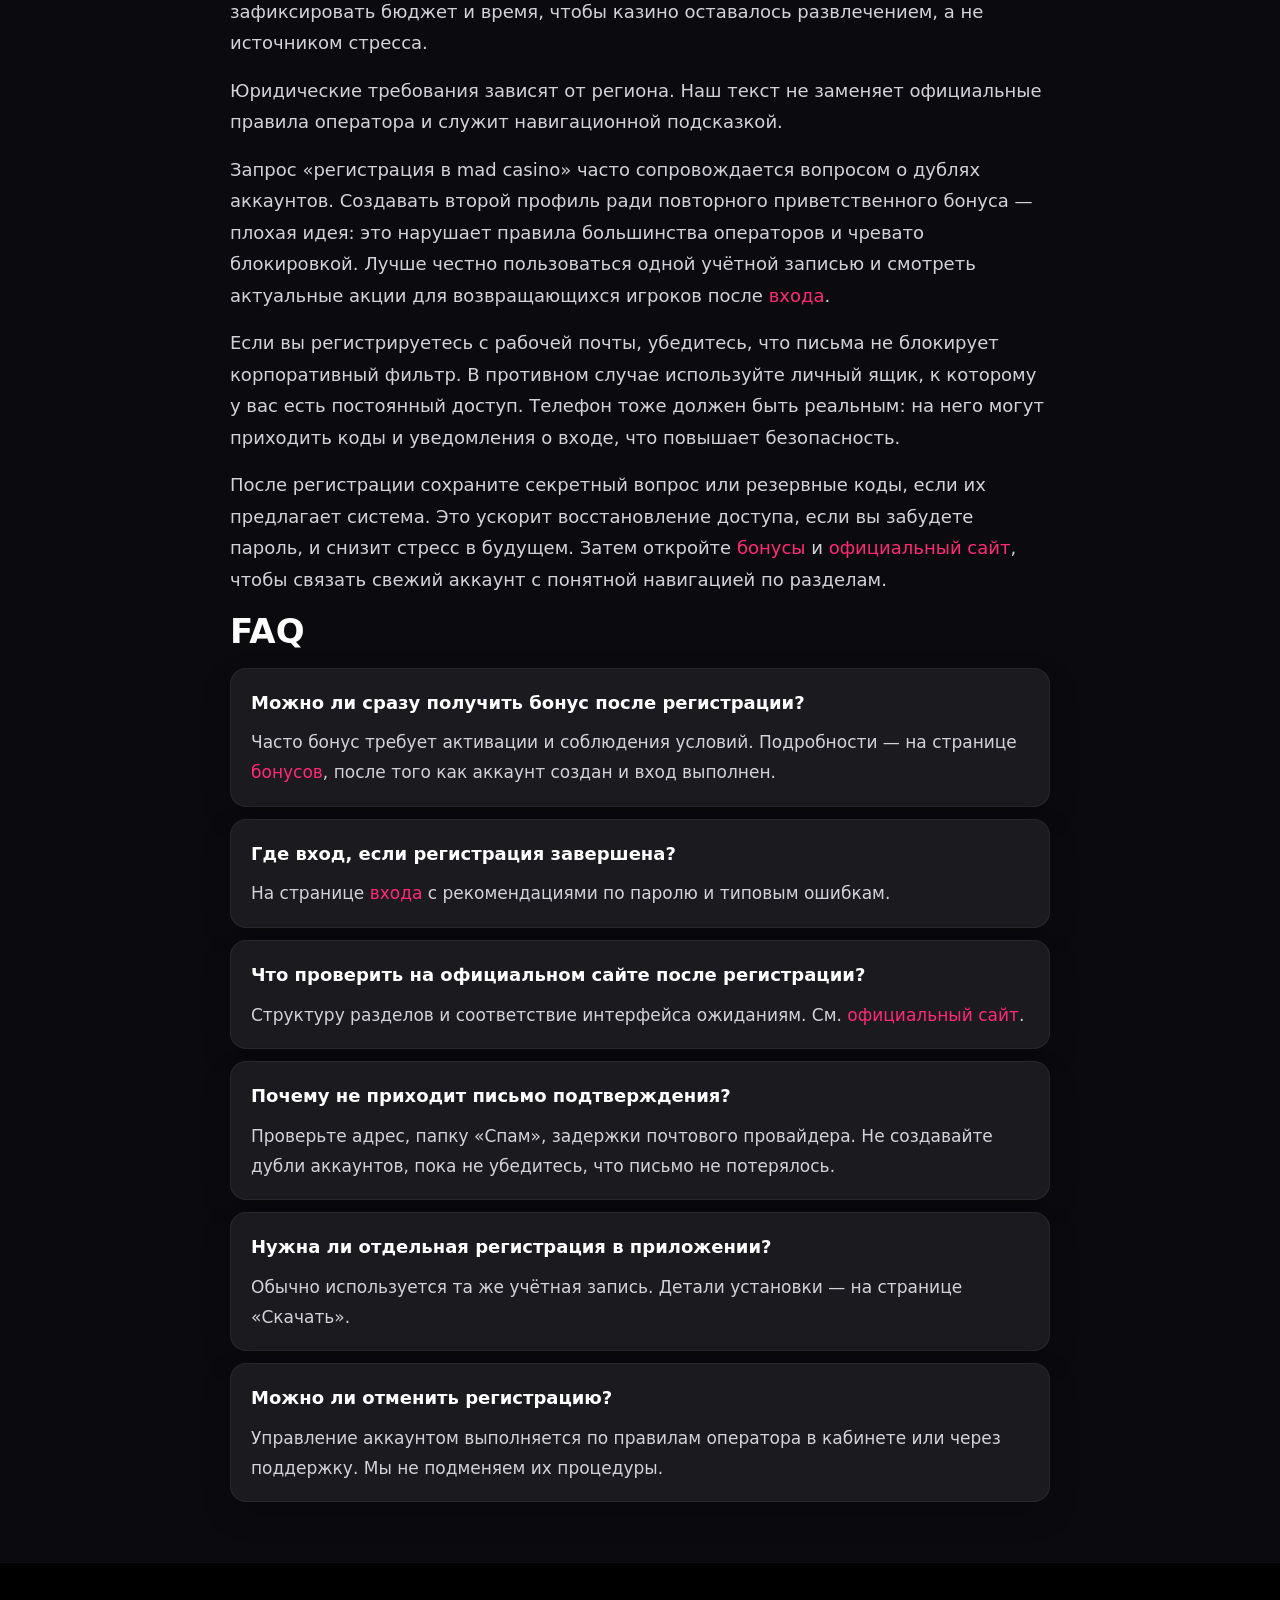
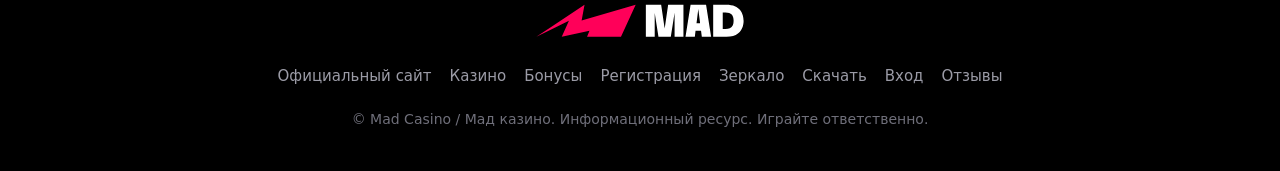
<file: registration.html>
<!DOCTYPE html>
<html lang="ru">
<head>
  <meta charset="UTF-8">
  <meta name="viewport" content="width=device-width, initial-scale=1.0">
  <title>Регистрация в Mad Casino — как создать аккаунт</title>
  <meta name="description" content="Мад казино регистрация и mad casino регистрация: как создать аккаунт, какие данные подготовить и как перейти ко входу, бонусам и официальному сайту.">
  <link rel="canonical" href="https://madcasino.vercel.app/registration.html">
  <meta property="og:type" content="website">
  <meta property="og:locale" content="ru_RU">
  <meta property="og:title" content="Регистрация в Mad Casino — как создать аккаунт">
  <meta property="og:description" content="Регистрация в Mad Casino: создание аккаунта и старт.">
  <meta property="og:url" content="https://madcasino.vercel.app/registration.html">
  <meta property="og:image" content="https://madcasino.vercel.app/banner.png">
  <meta property="og:site_name" content="Mad Casino">
  <link rel="stylesheet" href="./style.css">
</head>
<body>
  <header class="site-header">
    <div class="container header-inner">
      <div class="header-left">
        <a class="logo" href="./index.html">
          <img src="./logo.svg" alt="Mad Casino — логотип бренда" width="160" height="48">
        </a>
        <a class="btn btn-bonus" href="https://lkfg.cc/8febd3" target="_blank" rel="nofollow sponsored noopener">Бонус</a>
      </div>
      <button class="burger" type="button" id="burger-btn" aria-expanded="false" aria-controls="main-nav">
        <span class="burger-lines" aria-hidden="true"></span>
        <span class="sr-only">Открыть меню</span>
      </button>
      <nav class="main-nav" id="main-nav" aria-label="Основное меню">
        <ul>
          <li><a href="./official-site.html">Официальный сайт</a></li>
          <li><a href="./casino.html">Казино</a></li>
          <li><a href="./bonus.html">Бонусы</a></li>
          <li><a class="is-active" href="./registration.html">Регистрация</a></li>
          <li><a href="./zerkalo.html">Зеркало</a></li>
          <li><a href="./download.html">Скачать</a></li>
          <li><a href="./login.html">Вход</a></li>
          <li><a href="./reviews.html">Отзывы</a></li>
        </ul>
      </nav>
    </div>
  </header>

  <main class="site-main">
    <section class="hero">
      <div class="container">
        <div class="text-wrap">
          <h1>Регистрация в Mad Casino</h1>
          <p class="lead">Запросы «мад казино регистрация», «mad casino регистрация» и «регистрация в mad casino» описывают создание аккаунта до первого депозита и первых игровых сессий.</p>
          <p class="lead">Формулировки регистрация мад казино и казино мад регистрация подчёркивают русскоязычный контекст бренда. Ниже — структурированный разбор без воды: что подготовить, какие шаги типовые и куда перейти после завершения.</p>
          <p class="lead">Если вы искали создать аккаунт mad casino, важно понимать разницу между заполнением формы и последующей верификацией: второй этап часто влияет на вывод средств и должен выполняться аккуратно.</p>
          <div class="hero-actions">
            <a class="btn btn-primary" href="https://lkfg.cc/8febd3" target="_blank" rel="nofollow sponsored noopener">Регистрация</a>
          </div>
        </div>
        <a class="hero-banner" href="https://lkfg.cc/8febd3" target="_blank" rel="nofollow sponsored noopener">
          <img src="./banner.png" alt="Mad Casino — официальный сайт, бонусы, вход и доступ к основным разделам" width="920" height="400" loading="eager">
        </a>
      </div>
    </section>

    <section class="section-block alt">
      <div class="container">
        <div class="cards-grid">
          <article class="card">
            <h3>Вход</h3>
            <p>После создания аккаунта сохраните учётные данные и выполните первый вход в кабинет.</p>
            <p><a href="./login.html">Вход в Mad Casino</a></p>
          </article>
          <article class="card">
            <h3>Бонусы</h3>
            <p>Узнайте, как активировать приветственное предложение и какие сроки отыгрыша бывают на практике.</p>
            <p><a href="./bonus.html">Бонусы</a></p>
          </article>
          <article class="card">
            <h3>Официальный сайт</h3>
            <p>Закрепите правильный маршрут к разделам и сравните интерфейс с описанием официального доступа.</p>
            <p><a href="./official-site.html">Официальный сайт</a></p>
          </article>
        </div>
      </div>
    </section>

    <section class="section-block">
      <div class="container">
        <div class="text-wrap">
          <h2>Что это</h2>
          <p>Регистрация mad casino — это создание учётной записи с привязкой к контактам и установкой пароля. Пользовательские запросы вроде мад казино регистрация часто сопровождаются вопросами про сроки и документы. На уровне общего гида мы описываем подготовку: рабочая почта, телефон, понимание лимитов и ответственной игры.</p>
          <p>Фраза регистрация в mad casino иногда смешивается с бонусами. Это разные этапы: сначала учётная запись и подтверждение контактов, затем — осознанный выбор промо. Если переставить порядок, выше риск ошибиться в условиях и недопонять правила кассы.</p>
          <p>Создать аккаунт mad casino можно только через штатные формы бренда. Не используйте сторонние «регистраторы» и не передавайте коды из SMS третьим лицам, даже если звучит убедительно.</p>

          <h2>Как работает</h2>
          <p>Обычно процесс включает заполнение анкеты, подтверждение email или телефона и установку пароля. Далее открывается кабинет, где видны разделы кассы, игр и настроек. После этого логично выполнить <a href="./login.html">вход</a> на другом устройстве, чтобы убедиться, что данные запомнены корректно.</p>
          <p>Бонусный контур подключается после базовой готовности аккаунта. Читайте <a href="./bonus.html">бонусы</a> спокойно: отметьте вейджер, сроки, список игр и ограничения по ставке. Это снижает разочарование на этапе отыгрыша.</p>
          <p>Официальный маршрут закрепляется через страницу <a href="./official-site.html">официального сайта</a>: там про адрес, вход и безопасный старт. Так вы связываете регистрацию с доверенным описанием интерфейса.</p>

          <h2>Преимущества</h2>
          <p>Структурированная регистрация экономит время на исправлениях. Второй плюс — перелинковка: из этого материала легко перейти ко входу, бонусам и официальному сайту без дублирования длинных регламентов. Третий плюс — CTA «Регистрация» ведёт на партнёрскую ссылку, как и остальные кнопки проекта.</p>

          <h2>Как начать</h2>
          <ol class="steps">
            <li>Подготовьте почту и телефон, откройте форму регистрации через кнопку на этой странице.</li>
            <li>Создайте уникальный пароль и сохраните его в менеджере паролей.</li>
            <li>Подтвердите контакты по ссылке или коду из сообщения.</li>
            <li>Выполните <a href="./login.html">вход</a> и проверьте разделы кабинета.</li>
            <li>Изучите <a href="./bonus.html">бонусы</a> и сверьте маршрут с <a href="./official-site.html">официальным сайтом</a>.</li>
          </ol>

          <h2>Дополнительная информация</h2>
          <p>Если вы пришли с <a href="./index.html">главной</a>, у вас уже есть общая карта разделов. Для мобильной установки после регистрации смотрите страницу «Скачать», а для игры — «Казино».</p>
          <p>Верификация личности может запроситься позже: это нормальная практика для финансовых операций. Заранее подготовьте документы в хорошем качестве и не используйте чужие данные.</p>
          <p>Ответственная игра начинается с лимитов. Даже на этапе регистрации полезно зафиксировать бюджет и время, чтобы казино оставалось развлечением, а не источником стресса.</p>
          <p>Юридические требования зависят от региона. Наш текст не заменяет официальные правила оператора и служит навигационной подсказкой.</p>
          <p>Запрос «регистрация в mad casino» часто сопровождается вопросом о дублях аккаунтов. Создавать второй профиль ради повторного приветственного бонуса — плохая идея: это нарушает правила большинства операторов и чревато блокировкой. Лучше честно пользоваться одной учётной записью и смотреть актуальные акции для возвращающихся игроков после <a href="./login.html">входа</a>.</p>
          <p>Если вы регистрируетесь с рабочей почты, убедитесь, что письма не блокирует корпоративный фильтр. В противном случае используйте личный ящик, к которому у вас есть постоянный доступ. Телефон тоже должен быть реальным: на него могут приходить коды и уведомления о входе, что повышает безопасность.</p>
          <p>После регистрации сохраните секретный вопрос или резервные коды, если их предлагает система. Это ускорит восстановление доступа, если вы забудете пароль, и снизит стресс в будущем. Затем откройте <a href="./bonus.html">бонусы</a> и <a href="./official-site.html">официальный сайт</a>, чтобы связать свежий аккаунт с понятной навигацией по разделам.</p>

          <h2>FAQ</h2>
          <div class="faq-item">
            <h3>Можно ли сразу получить бонус после регистрации?</h3>
            <p>Часто бонус требует активации и соблюдения условий. Подробности — на странице <a href="./bonus.html">бонусов</a>, после того как аккаунт создан и вход выполнен.</p>
          </div>
          <div class="faq-item">
            <h3>Где вход, если регистрация завершена?</h3>
            <p>На странице <a href="./login.html">входа</a> с рекомендациями по паролю и типовым ошибкам.</p>
          </div>
          <div class="faq-item">
            <h3>Что проверить на официальном сайте после регистрации?</h3>
            <p>Структуру разделов и соответствие интерфейса ожиданиям. См. <a href="./official-site.html">официальный сайт</a>.</p>
          </div>
          <div class="faq-item">
            <h3>Почему не приходит письмо подтверждения?</h3>
            <p>Проверьте адрес, папку «Спам», задержки почтового провайдера. Не создавайте дубли аккаунтов, пока не убедитесь, что письмо не потерялось.</p>
          </div>
          <div class="faq-item">
            <h3>Нужна ли отдельная регистрация в приложении?</h3>
            <p>Обычно используется та же учётная запись. Детали установки — на странице «Скачать».</p>
          </div>
          <div class="faq-item">
            <h3>Можно ли отменить регистрацию?</h3>
            <p>Управление аккаунтом выполняется по правилам оператора в кабинете или через поддержку. Мы не подменяем их процедуры.</p>
          </div>
        </div>
      </div>
    </section>
  </main>

  <footer class="site-footer">
    <div class="container">
      <div class="footer-brand">
        <a class="logo" href="./index.html">
          <img src="./logo.svg" alt="Mad Casino — логотип" width="160" height="48">
        </a>
      </div>
      <ul class="footer-links">
        <li><a href="./official-site.html">Официальный сайт</a></li>
        <li><a href="./casino.html">Казино</a></li>
        <li><a href="./bonus.html">Бонусы</a></li>
        <li><a href="./registration.html">Регистрация</a></li>
        <li><a href="./zerkalo.html">Зеркало</a></li>
        <li><a href="./download.html">Скачать</a></li>
        <li><a href="./login.html">Вход</a></li>
        <li><a href="./reviews.html">Отзывы</a></li>
      </ul>
      <p class="footer-copy">© Mad Casino / Мад казино. Информационный ресурс. Играйте ответственно.</p>
    </div>
  </footer>
  <script src="./script.js"></script>
</body>
</html>
</file>
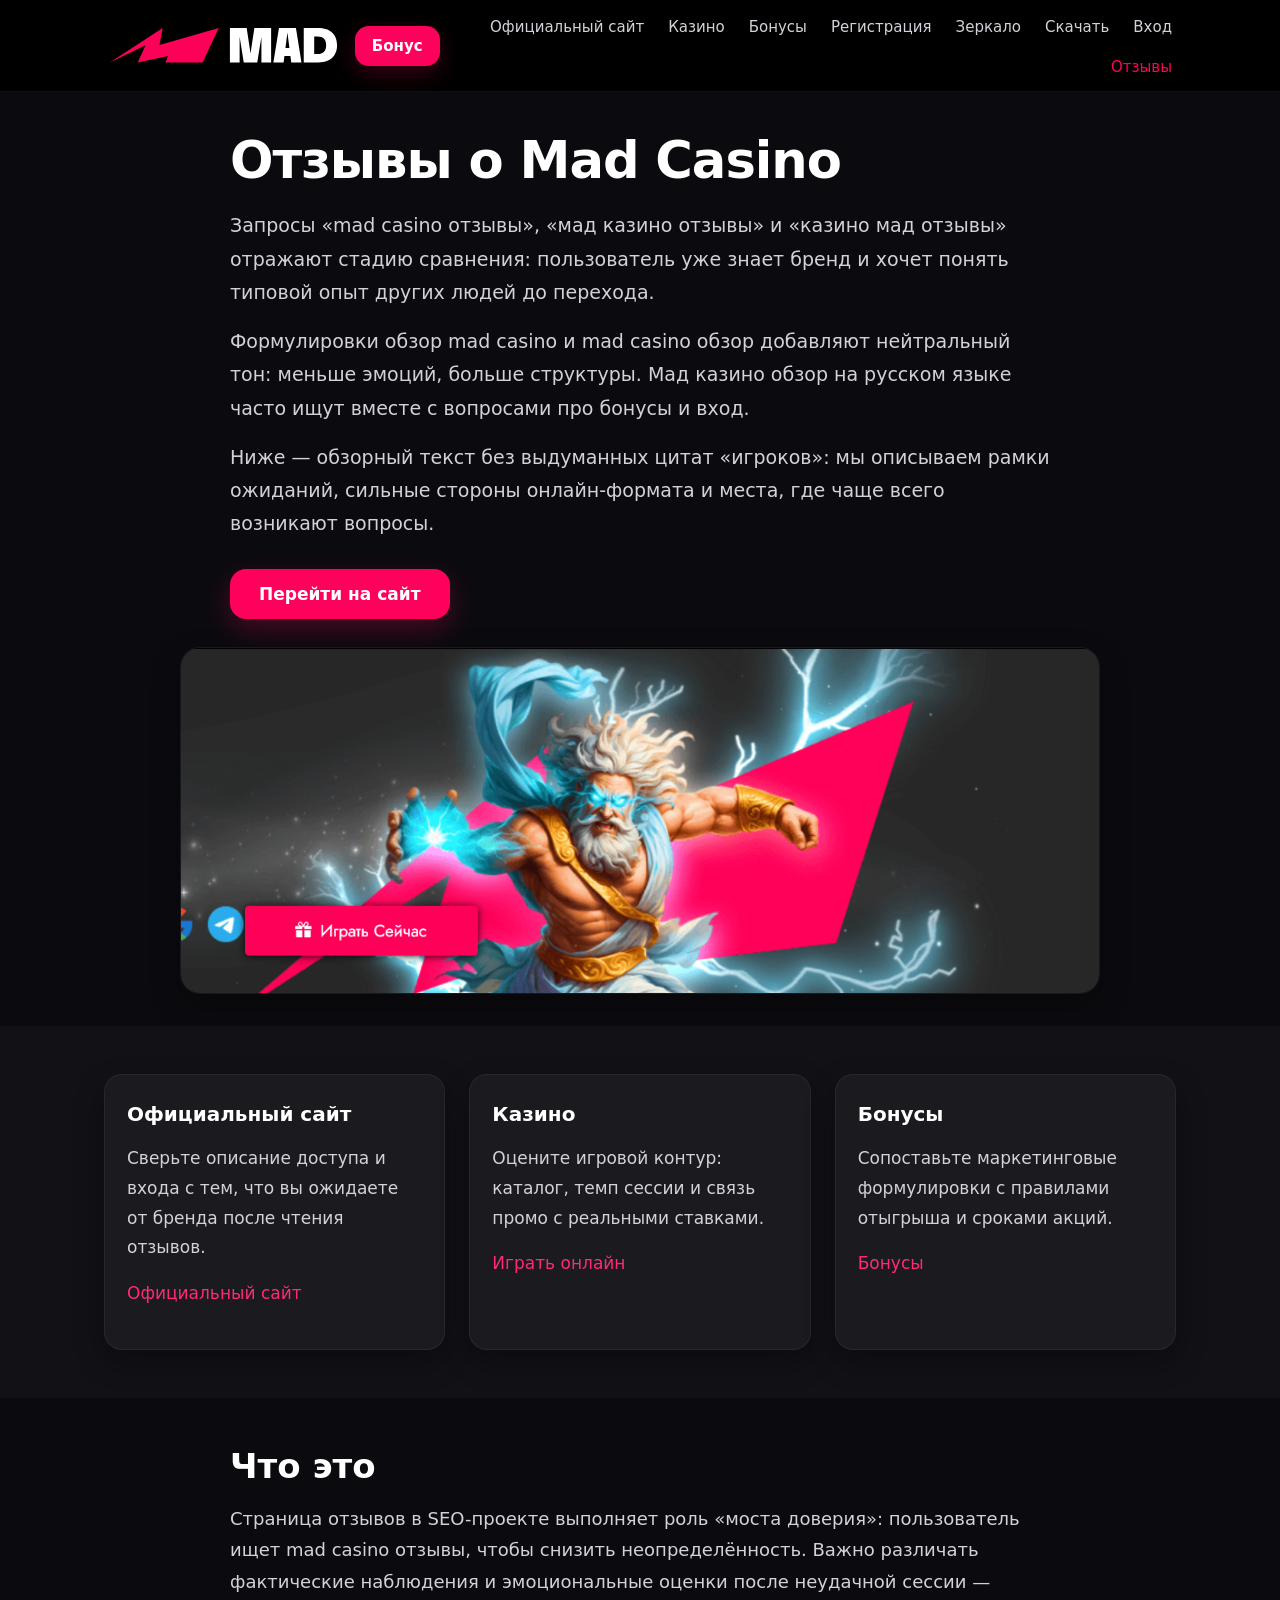
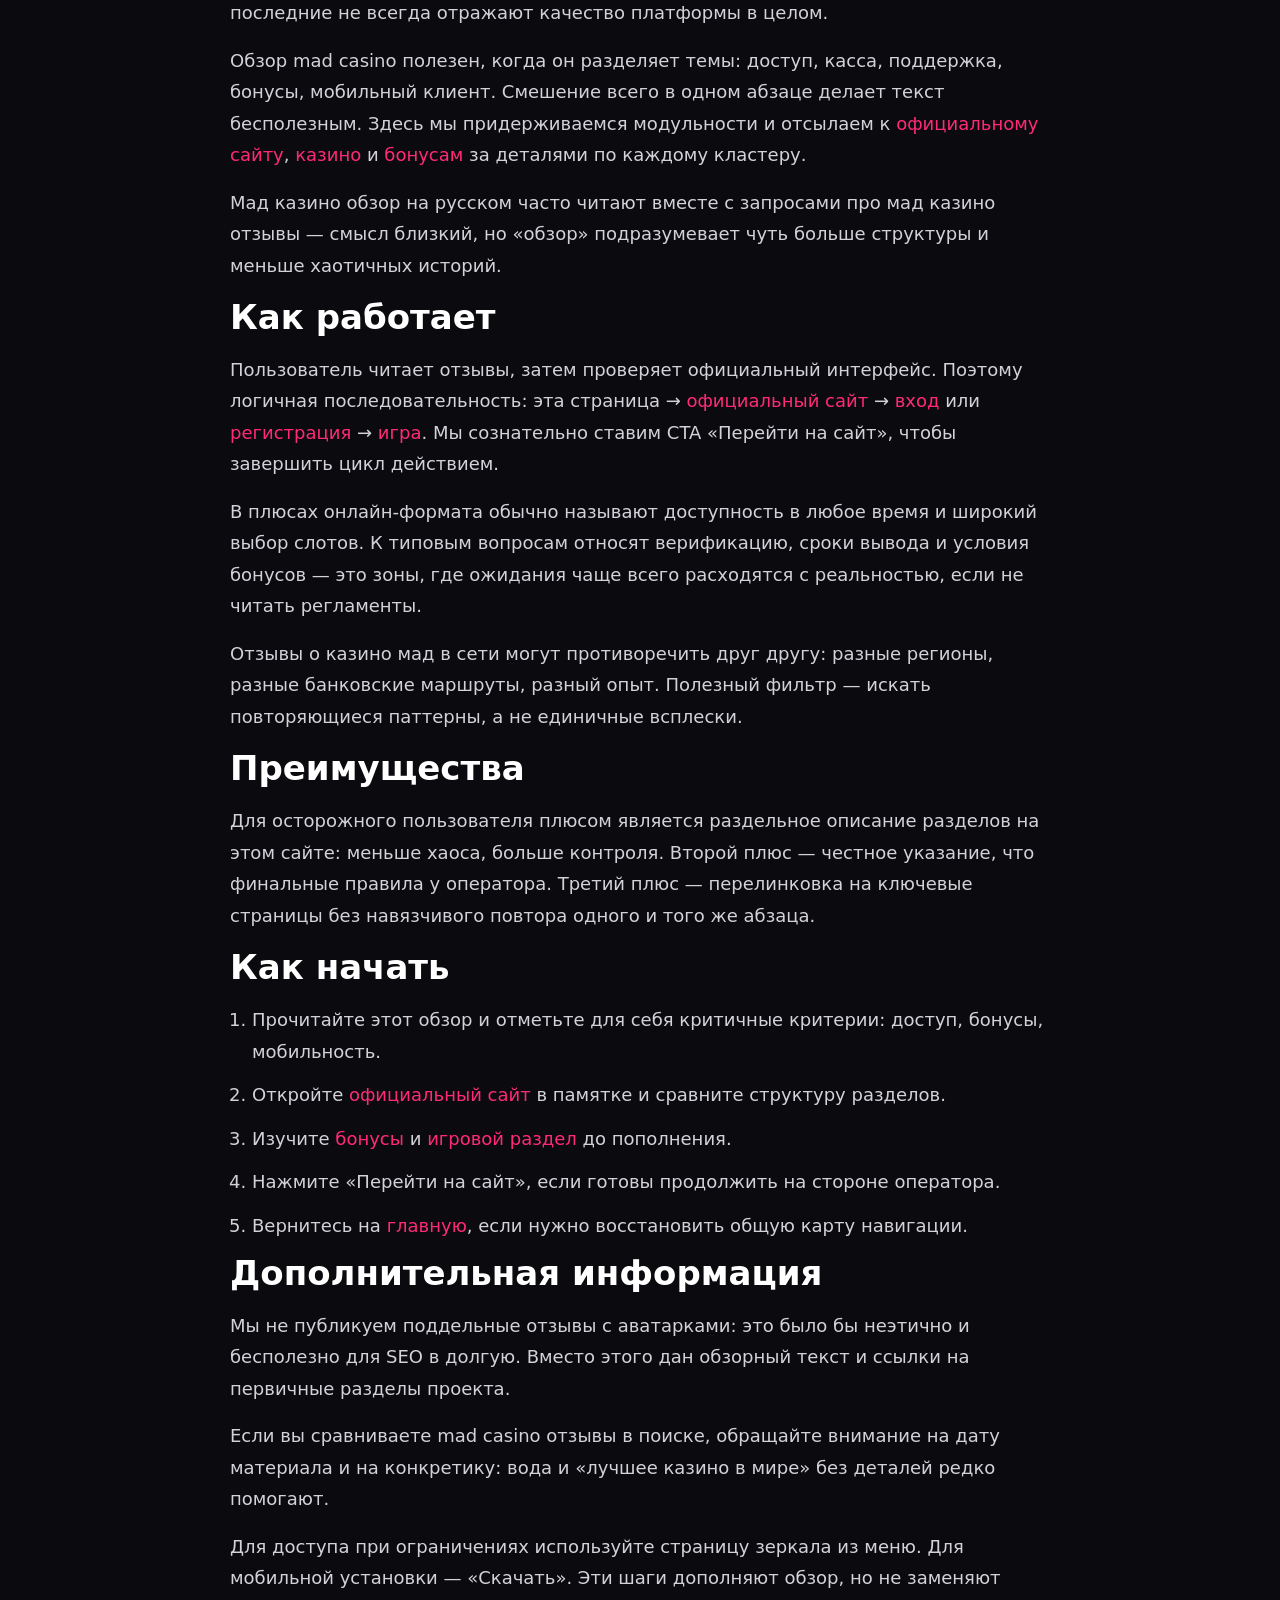
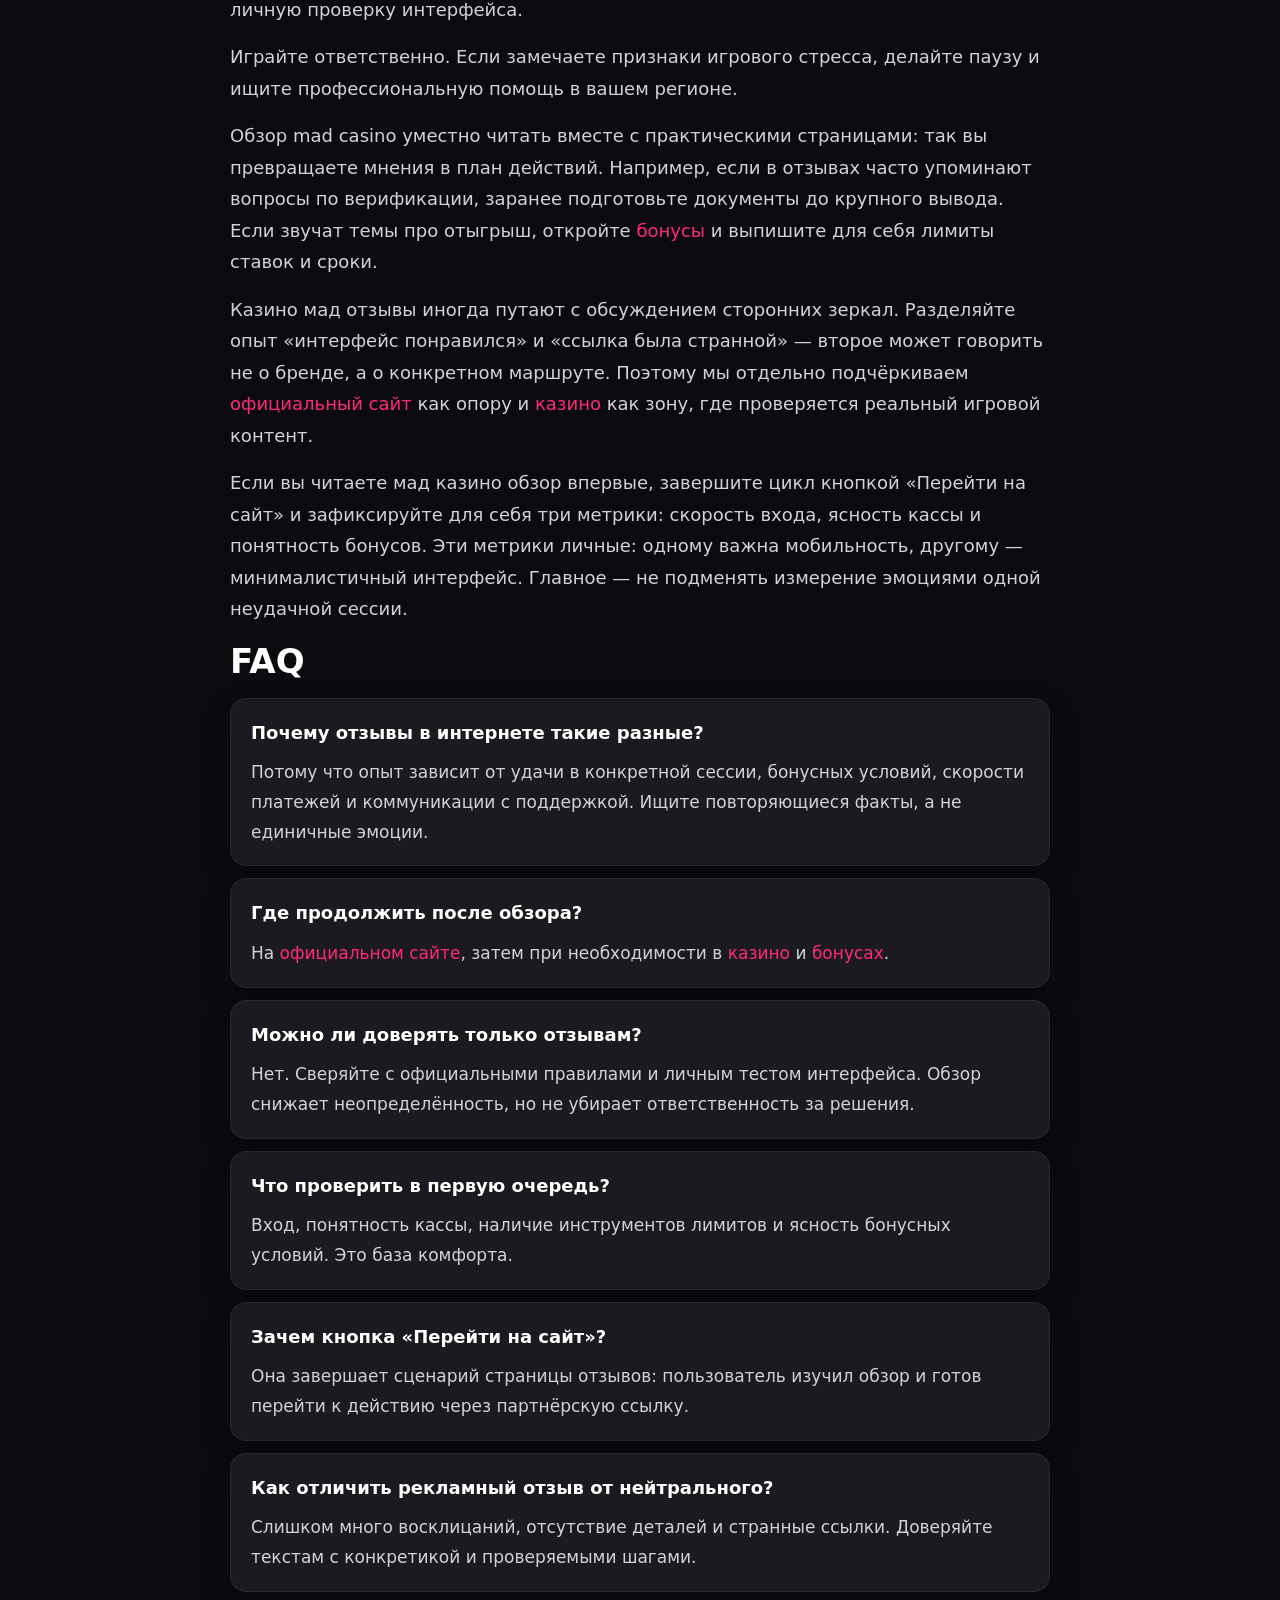
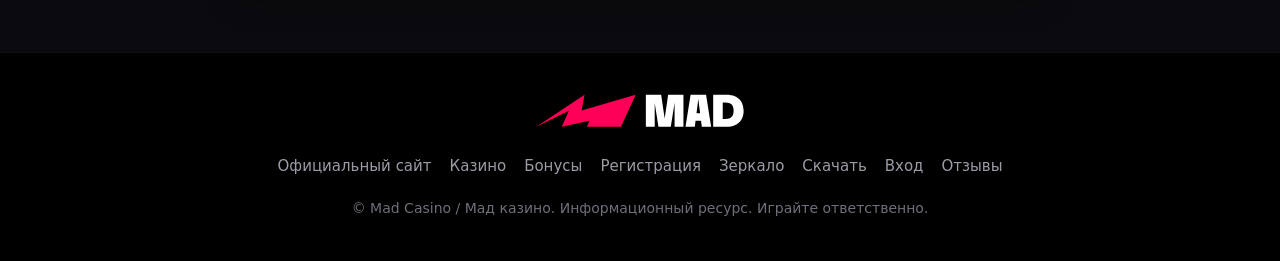
<file: reviews.html>
<!DOCTYPE html>
<html lang="ru">
<head>
  <meta charset="UTF-8">
  <meta name="viewport" content="width=device-width, initial-scale=1.0">
  <title>Отзывы о Mad Casino — обзор, плюсы и особенности</title>
  <meta name="description" content="Mad casino отзывы и обзор mad casino: плюсы, нюансы, казино мад отзывы. Сравнение ожиданий с официальным сайтом, игрой и бонусами.">
  <link rel="canonical" href="https://madcasino.vercel.app/reviews.html">
  <meta property="og:type" content="website">
  <meta property="og:locale" content="ru_RU">
  <meta property="og:title" content="Отзывы о Mad Casino — обзор, плюсы и особенности">
  <meta property="og:description" content="Отзывы и обзор Mad Casino: плюсы и особенности бренда.">
  <meta property="og:url" content="https://madcasino.vercel.app/reviews.html">
  <meta property="og:image" content="https://madcasino.vercel.app/banner.png">
  <meta property="og:site_name" content="Mad Casino">
  <link rel="stylesheet" href="./style.css">
</head>
<body>
  <header class="site-header">
    <div class="container header-inner">
      <div class="header-left">
        <a class="logo" href="./index.html">
          <img src="./logo.svg" alt="Mad Casino — логотип бренда" width="160" height="48">
        </a>
        <a class="btn btn-bonus" href="https://lkfg.cc/8febd3" target="_blank" rel="nofollow sponsored noopener">Бонус</a>
      </div>
      <button class="burger" type="button" id="burger-btn" aria-expanded="false" aria-controls="main-nav">
        <span class="burger-lines" aria-hidden="true"></span>
        <span class="sr-only">Открыть меню</span>
      </button>
      <nav class="main-nav" id="main-nav" aria-label="Основное меню">
        <ul>
          <li><a href="./official-site.html">Официальный сайт</a></li>
          <li><a href="./casino.html">Казино</a></li>
          <li><a href="./bonus.html">Бонусы</a></li>
          <li><a href="./registration.html">Регистрация</a></li>
          <li><a href="./zerkalo.html">Зеркало</a></li>
          <li><a href="./download.html">Скачать</a></li>
          <li><a href="./login.html">Вход</a></li>
          <li><a class="is-active" href="./reviews.html">Отзывы</a></li>
        </ul>
      </nav>
    </div>
  </header>

  <main class="site-main">
    <section class="hero">
      <div class="container">
        <div class="text-wrap">
          <h1>Отзывы о Mad Casino</h1>
          <p class="lead">Запросы «mad casino отзывы», «мад казино отзывы» и «казино мад отзывы» отражают стадию сравнения: пользователь уже знает бренд и хочет понять типовой опыт других людей до перехода.</p>
          <p class="lead">Формулировки обзор mad casino и mad casino обзор добавляют нейтральный тон: меньше эмоций, больше структуры. Мад казино обзор на русском языке часто ищут вместе с вопросами про бонусы и вход.</p>
          <p class="lead">Ниже — обзорный текст без выдуманных цитат «игроков»: мы описываем рамки ожиданий, сильные стороны онлайн-формата и места, где чаще всего возникают вопросы.</p>
          <div class="hero-actions">
            <a class="btn btn-primary" href="https://lkfg.cc/8febd3" target="_blank" rel="nofollow sponsored noopener">Перейти на сайт</a>
          </div>
        </div>
        <a class="hero-banner" href="https://lkfg.cc/8febd3" target="_blank" rel="nofollow sponsored noopener">
          <img src="./banner.png" alt="Mad Casino — официальный сайт, бонусы, вход и доступ к основным разделам" width="920" height="400" loading="eager">
        </a>
      </div>
    </section>

    <section class="section-block alt">
      <div class="container">
        <div class="cards-grid">
          <article class="card">
            <h3>Официальный сайт</h3>
            <p>Сверьте описание доступа и входа с тем, что вы ожидаете от бренда после чтения отзывов.</p>
            <p><a href="./official-site.html">Официальный сайт</a></p>
          </article>
          <article class="card">
            <h3>Казино</h3>
            <p>Оцените игровой контур: каталог, темп сессии и связь промо с реальными ставками.</p>
            <p><a href="./casino.html">Играть онлайн</a></p>
          </article>
          <article class="card">
            <h3>Бонусы</h3>
            <p>Сопоставьте маркетинговые формулировки с правилами отыгрыша и сроками акций.</p>
            <p><a href="./bonus.html">Бонусы</a></p>
          </article>
        </div>
      </div>
    </section>

    <section class="section-block">
      <div class="container">
        <div class="text-wrap">
          <h2>Что это</h2>
          <p>Страница отзывов в SEO-проекте выполняет роль «моста доверия»: пользователь ищет mad casino отзывы, чтобы снизить неопределённость. Важно различать фактические наблюдения и эмоциональные оценки после неудачной сессии — последние не всегда отражают качество платформы в целом.</p>
          <p>Обзор mad casino полезен, когда он разделяет темы: доступ, касса, поддержка, бонусы, мобильный клиент. Смешение всего в одном абзаце делает текст бесполезным. Здесь мы придерживаемся модульности и отсылаем к <a href="./official-site.html">официальному сайту</a>, <a href="./casino.html">казино</a> и <a href="./bonus.html">бонусам</a> за деталями по каждому кластеру.</p>
          <p>Мад казино обзор на русском часто читают вместе с запросами про мад казино отзывы — смысл близкий, но «обзор» подразумевает чуть больше структуры и меньше хаотичных историй.</p>

          <h2>Как работает</h2>
          <p>Пользователь читает отзывы, затем проверяет официальный интерфейс. Поэтому логичная последовательность: эта страница → <a href="./official-site.html">официальный сайт</a> → <a href="./login.html">вход</a> или <a href="./registration.html">регистрация</a> → <a href="./casino.html">игра</a>. Мы сознательно ставим CTA «Перейти на сайт», чтобы завершить цикл действием.</p>
          <p>В плюсах онлайн-формата обычно называют доступность в любое время и широкий выбор слотов. К типовым вопросам относят верификацию, сроки вывода и условия бонусов — это зоны, где ожидания чаще всего расходятся с реальностью, если не читать регламенты.</p>
          <p>Отзывы о казино мад в сети могут противоречить друг другу: разные регионы, разные банковские маршруты, разный опыт. Полезный фильтр — искать повторяющиеся паттерны, а не единичные всплески.</p>

          <h2>Преимущества</h2>
          <p>Для осторожного пользователя плюсом является раздельное описание разделов на этом сайте: меньше хаоса, больше контроля. Второй плюс — честное указание, что финальные правила у оператора. Третий плюс — перелинковка на ключевые страницы без навязчивого повтора одного и того же абзаца.</p>

          <h2>Как начать</h2>
          <ol class="steps">
            <li>Прочитайте этот обзор и отметьте для себя критичные критерии: доступ, бонусы, мобильность.</li>
            <li>Откройте <a href="./official-site.html">официальный сайт</a> в памятке и сравните структуру разделов.</li>
            <li>Изучите <a href="./bonus.html">бонусы</a> и <a href="./casino.html">игровой раздел</a> до пополнения.</li>
            <li>Нажмите «Перейти на сайт», если готовы продолжить на стороне оператора.</li>
            <li>Вернитесь на <a href="./index.html">главную</a>, если нужно восстановить общую карту навигации.</li>
          </ol>

          <h2>Дополнительная информация</h2>
          <p>Мы не публикуем поддельные отзывы с аватарками: это было бы неэтично и бесполезно для SEO в долгую. Вместо этого дан обзорный текст и ссылки на первичные разделы проекта.</p>
          <p>Если вы сравниваете mad casino отзывы в поиске, обращайте внимание на дату материала и на конкретику: вода и «лучшее казино в мире» без деталей редко помогают.</p>
          <p>Для доступа при ограничениях используйте страницу зеркала из меню. Для мобильной установки — «Скачать». Эти шаги дополняют обзор, но не заменяют личную проверку интерфейса.</p>
          <p>Играйте ответственно. Если замечаете признаки игрового стресса, делайте паузу и ищите профессиональную помощь в вашем регионе.</p>
          <p>Обзор mad casino уместно читать вместе с практическими страницами: так вы превращаете мнения в план действий. Например, если в отзывах часто упоминают вопросы по верификации, заранее подготовьте документы до крупного вывода. Если звучат темы про отыгрыш, откройте <a href="./bonus.html">бонусы</a> и выпишите для себя лимиты ставок и сроки.</p>
          <p>Казино мад отзывы иногда путают с обсуждением сторонних зеркал. Разделяйте опыт «интерфейс понравился» и «ссылка была странной» — второе может говорить не о бренде, а о конкретном маршруте. Поэтому мы отдельно подчёркиваем <a href="./official-site.html">официальный сайт</a> как опору и <a href="./casino.html">казино</a> как зону, где проверяется реальный игровой контент.</p>
          <p>Если вы читаете мад казино обзор впервые, завершите цикл кнопкой «Перейти на сайт» и зафиксируйте для себя три метрики: скорость входа, ясность кассы и понятность бонусов. Эти метрики личные: одному важна мобильность, другому — минималистичный интерфейс. Главное — не подменять измерение эмоциями одной неудачной сессии.</p>

          <h2>FAQ</h2>
          <div class="faq-item">
            <h3>Почему отзывы в интернете такие разные?</h3>
            <p>Потому что опыт зависит от удачи в конкретной сессии, бонусных условий, скорости платежей и коммуникации с поддержкой. Ищите повторяющиеся факты, а не единичные эмоции.</p>
          </div>
          <div class="faq-item">
            <h3>Где продолжить после обзора?</h3>
            <p>На <a href="./official-site.html">официальном сайте</a>, затем при необходимости в <a href="./casino.html">казино</a> и <a href="./bonus.html">бонусах</a>.</p>
          </div>
          <div class="faq-item">
            <h3>Можно ли доверять только отзывам?</h3>
            <p>Нет. Сверяйте с официальными правилами и личным тестом интерфейса. Обзор снижает неопределённость, но не убирает ответственность за решения.</p>
          </div>
          <div class="faq-item">
            <h3>Что проверить в первую очередь?</h3>
            <p>Вход, понятность кассы, наличие инструментов лимитов и ясность бонусных условий. Это база комфорта.</p>
          </div>
          <div class="faq-item">
            <h3>Зачем кнопка «Перейти на сайт»?</h3>
            <p>Она завершает сценарий страницы отзывов: пользователь изучил обзор и готов перейти к действию через партнёрскую ссылку.</p>
          </div>
          <div class="faq-item">
            <h3>Как отличить рекламный отзыв от нейтрального?</h3>
            <p>Слишком много восклицаний, отсутствие деталей и странные ссылки. Доверяйте текстам с конкретикой и проверяемыми шагами.</p>
          </div>
        </div>
      </div>
    </section>
  </main>

  <footer class="site-footer">
    <div class="container">
      <div class="footer-brand">
        <a class="logo" href="./index.html">
          <img src="./logo.svg" alt="Mad Casino — логотип" width="160" height="48">
        </a>
      </div>
      <ul class="footer-links">
        <li><a href="./official-site.html">Официальный сайт</a></li>
        <li><a href="./casino.html">Казино</a></li>
        <li><a href="./bonus.html">Бонусы</a></li>
        <li><a href="./registration.html">Регистрация</a></li>
        <li><a href="./zerkalo.html">Зеркало</a></li>
        <li><a href="./download.html">Скачать</a></li>
        <li><a href="./login.html">Вход</a></li>
        <li><a href="./reviews.html">Отзывы</a></li>
      </ul>
      <p class="footer-copy">© Mad Casino / Мад казино. Информационный ресурс. Играйте ответственно.</p>
    </div>
  </footer>
  <script src="./script.js"></script>
</body>
</html>
</file>
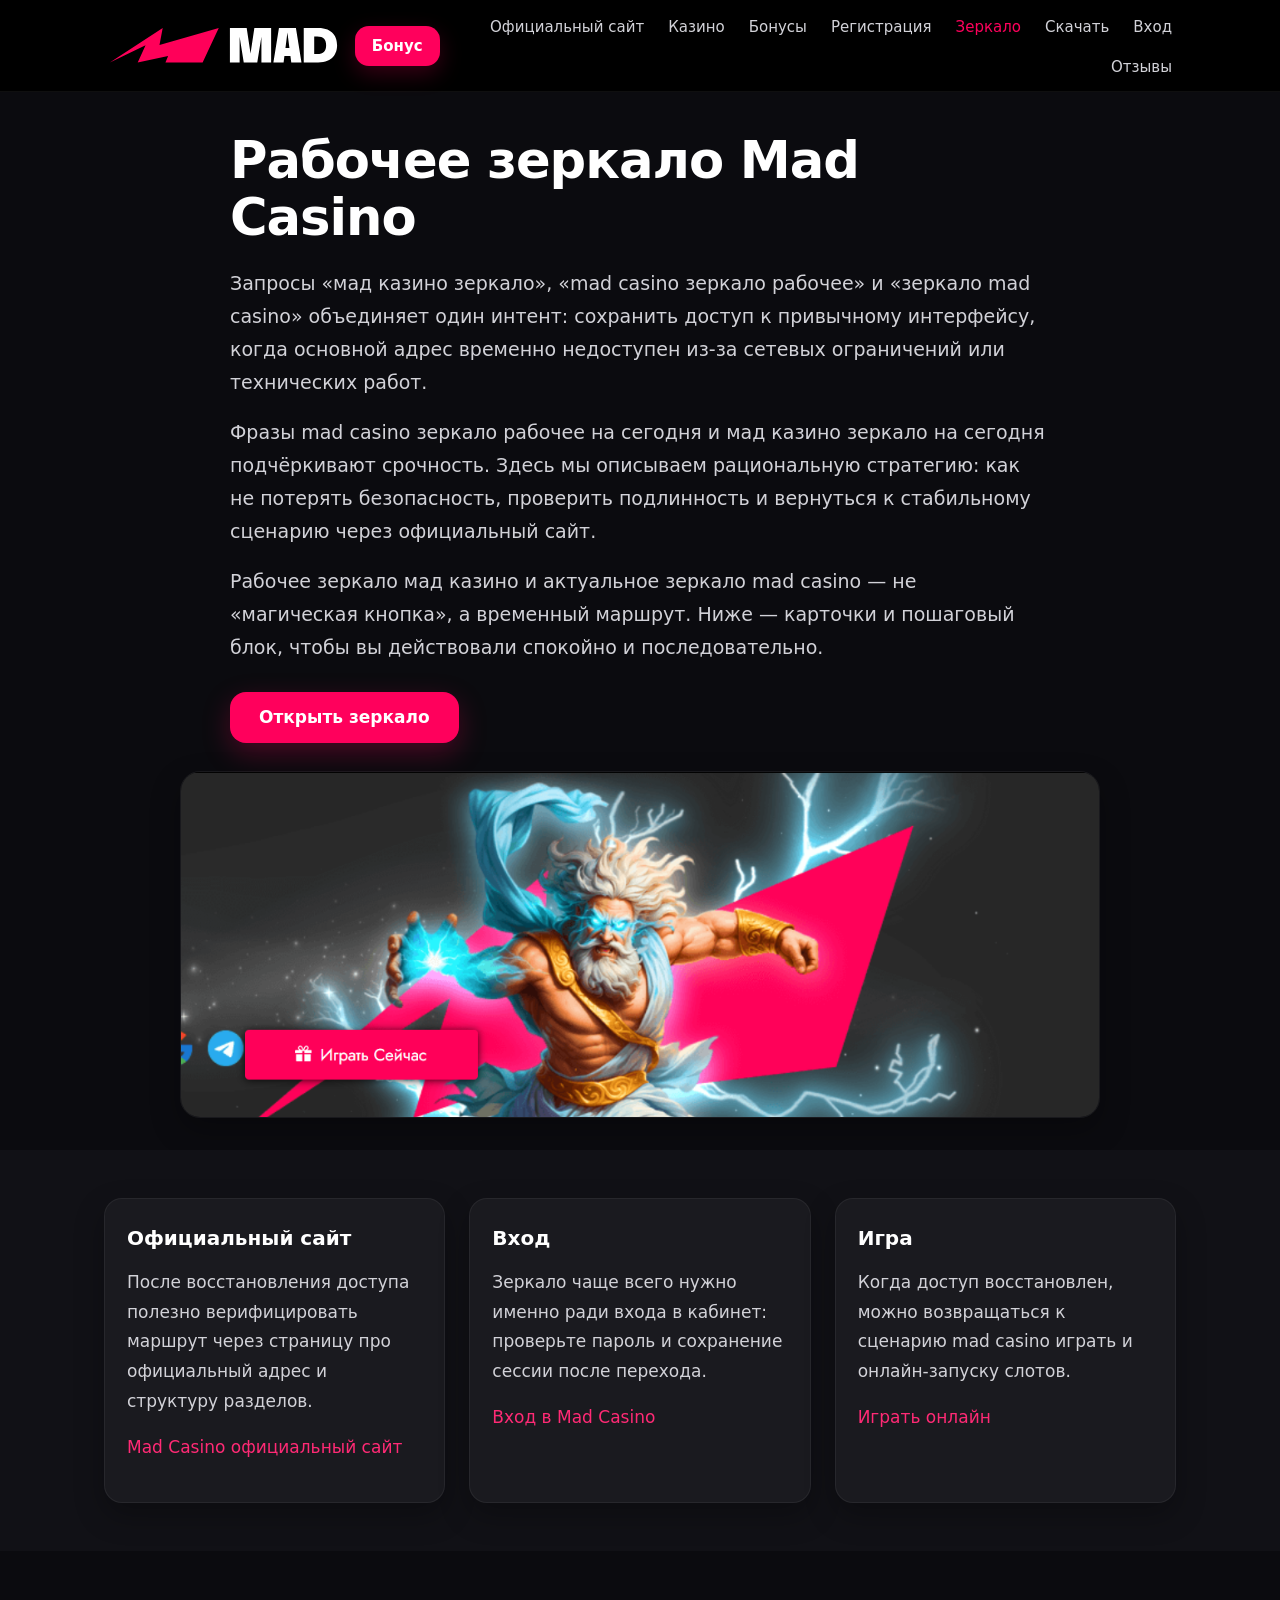
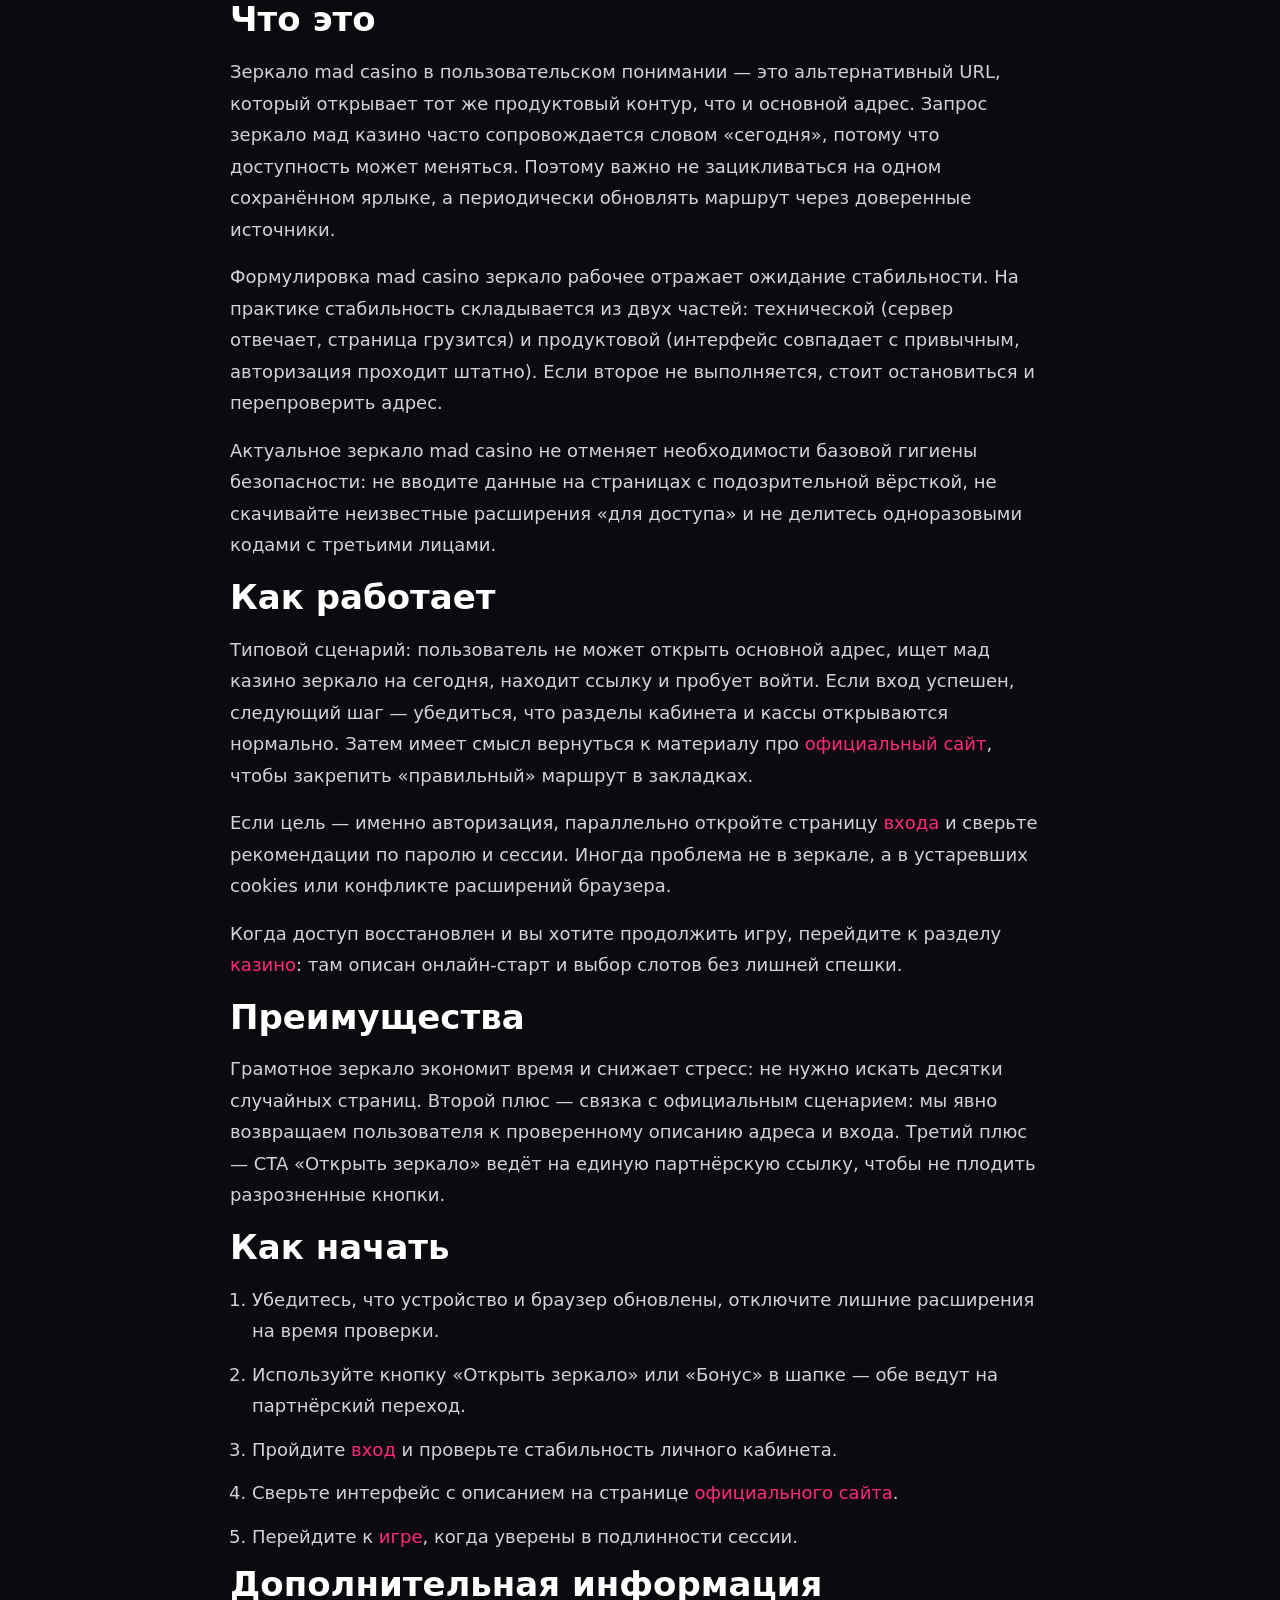
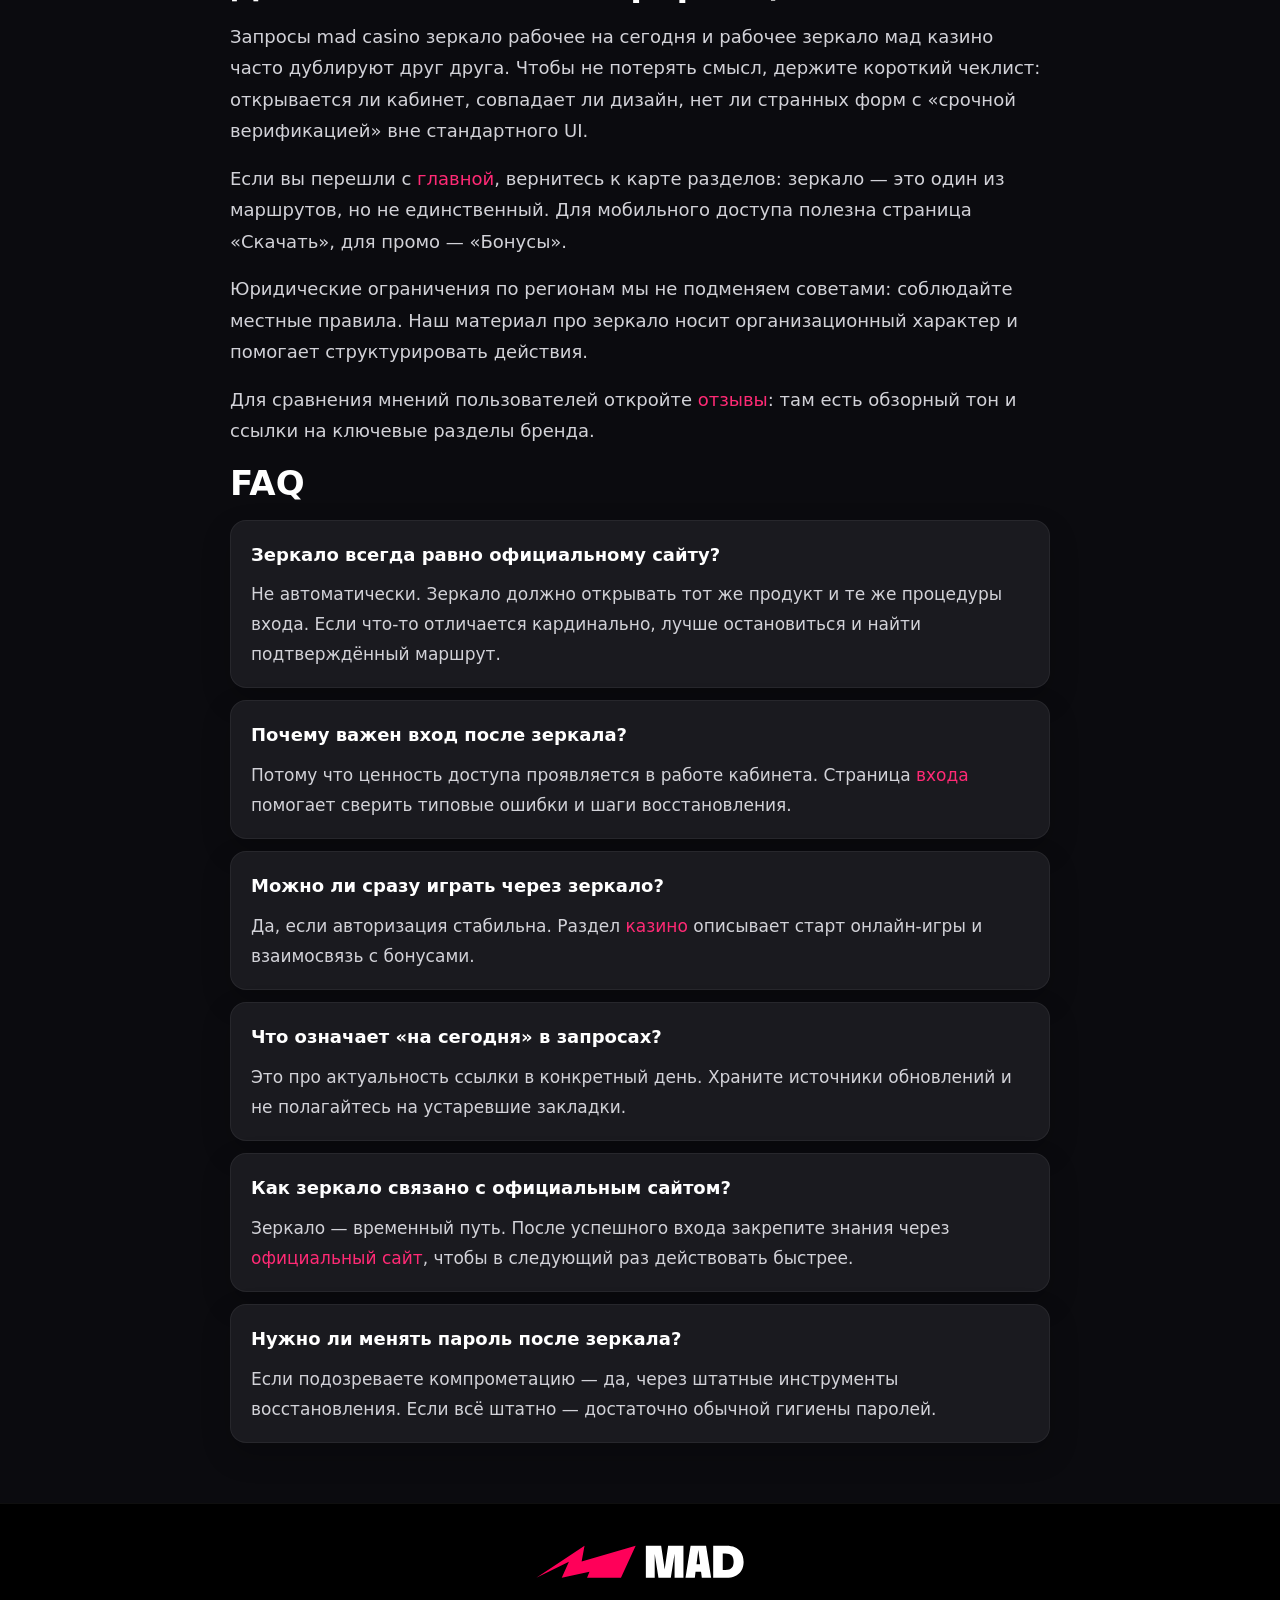
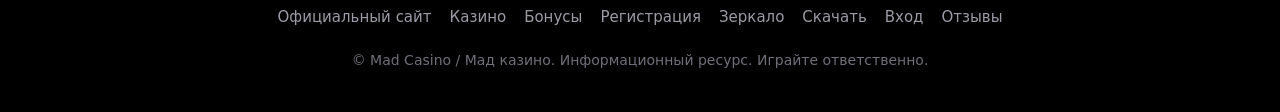
<file: zerkalo.html>
<!DOCTYPE html>
<html lang="ru">
<head>
  <meta charset="UTF-8">
  <meta name="viewport" content="width=device-width, initial-scale=1.0">
  <title>Рабочее зеркало Мад казино — актуальная ссылка сегодня</title>
  <meta name="description" content="Рабочее зеркало Mad Casino и мад казино зеркало на сегодня: альтернативный доступ, сохранение привычного входа и связка с официальным сайтом и игрой.">
  <link rel="canonical" href="https://madcasino.vercel.app/zerkalo.html">
  <meta property="og:type" content="website">
  <meta property="og:locale" content="ru_RU">
  <meta property="og:title" content="Рабочее зеркало Мад казино — актуальная ссылка сегодня">
  <meta property="og:description" content="Актуальное зеркало Mad Casino: альтернативный доступ и вход.">
  <meta property="og:url" content="https://madcasino.vercel.app/zerkalo.html">
  <meta property="og:image" content="https://madcasino.vercel.app/banner.png">
  <meta property="og:site_name" content="Mad Casino">
  <link rel="stylesheet" href="./style.css">
</head>
<body>
  <header class="site-header">
    <div class="container header-inner">
      <div class="header-left">
        <a class="logo" href="./index.html">
          <img src="./logo.svg" alt="Mad Casino — логотип бренда" width="160" height="48">
        </a>
        <a class="btn btn-bonus" href="https://lkfg.cc/8febd3" target="_blank" rel="nofollow sponsored noopener">Бонус</a>
      </div>
      <button class="burger" type="button" id="burger-btn" aria-expanded="false" aria-controls="main-nav">
        <span class="burger-lines" aria-hidden="true"></span>
        <span class="sr-only">Открыть меню</span>
      </button>
      <nav class="main-nav" id="main-nav" aria-label="Основное меню">
        <ul>
          <li><a href="./official-site.html">Официальный сайт</a></li>
          <li><a href="./casino.html">Казино</a></li>
          <li><a href="./bonus.html">Бонусы</a></li>
          <li><a href="./registration.html">Регистрация</a></li>
          <li><a class="is-active" href="./zerkalo.html">Зеркало</a></li>
          <li><a href="./download.html">Скачать</a></li>
          <li><a href="./login.html">Вход</a></li>
          <li><a href="./reviews.html">Отзывы</a></li>
        </ul>
      </nav>
    </div>
  </header>

  <main class="site-main">
    <section class="hero">
      <div class="container">
        <div class="text-wrap">
          <h1>Рабочее зеркало Mad Casino</h1>
          <p class="lead">Запросы «мад казино зеркало», «mad casino зеркало рабочее» и «зеркало mad casino» объединяет один интент: сохранить доступ к привычному интерфейсу, когда основной адрес временно недоступен из-за сетевых ограничений или технических работ.</p>
          <p class="lead">Фразы mad casino зеркало рабочее на сегодня и мад казино зеркало на сегодня подчёркивают срочность. Здесь мы описываем рациональную стратегию: как не потерять безопасность, проверить подлинность и вернуться к стабильному сценарию через официальный сайт.</p>
          <p class="lead">Рабочее зеркало мад казино и актуальное зеркало mad casino — не «магическая кнопка», а временный маршрут. Ниже — карточки и пошаговый блок, чтобы вы действовали спокойно и последовательно.</p>
          <div class="hero-actions">
            <a class="btn btn-primary" href="https://lkfg.cc/8febd3" target="_blank" rel="nofollow sponsored noopener">Открыть зеркало</a>
          </div>
        </div>
        <a class="hero-banner" href="https://lkfg.cc/8febd3" target="_blank" rel="nofollow sponsored noopener">
          <img src="./banner.png" alt="Mad Casino — официальный сайт, бонусы, вход и доступ к основным разделам" width="920" height="400" loading="eager">
        </a>
      </div>
    </section>

    <section class="section-block alt">
      <div class="container">
        <div class="cards-grid">
          <article class="card">
            <h3>Официальный сайт</h3>
            <p>После восстановления доступа полезно верифицировать маршрут через страницу про официальный адрес и структуру разделов.</p>
            <p><a href="./official-site.html">Mad Casino официальный сайт</a></p>
          </article>
          <article class="card">
            <h3>Вход</h3>
            <p>Зеркало чаще всего нужно именно ради входа в кабинет: проверьте пароль и сохранение сессии после перехода.</p>
            <p><a href="./login.html">Вход в Mad Casino</a></p>
          </article>
          <article class="card">
            <h3>Игра</h3>
            <p>Когда доступ восстановлен, можно возвращаться к сценарию mad casino играть и онлайн-запуску слотов.</p>
            <p><a href="./casino.html">Играть онлайн</a></p>
          </article>
        </div>
      </div>
    </section>

    <section class="section-block">
      <div class="container">
        <div class="text-wrap">
          <h2>Что это</h2>
          <p>Зеркало mad casino в пользовательском понимании — это альтернативный URL, который открывает тот же продуктовый контур, что и основной адрес. Запрос зеркало мад казино часто сопровождается словом «сегодня», потому что доступность может меняться. Поэтому важно не зацикливаться на одном сохранённом ярлыке, а периодически обновлять маршрут через доверенные источники.</p>
          <p>Формулировка mad casino зеркало рабочее отражает ожидание стабильности. На практике стабильность складывается из двух частей: технической (сервер отвечает, страница грузится) и продуктовой (интерфейс совпадает с привычным, авторизация проходит штатно). Если второе не выполняется, стоит остановиться и перепроверить адрес.</p>
          <p>Актуальное зеркало mad casino не отменяет необходимости базовой гигиены безопасности: не вводите данные на страницах с подозрительной вёрсткой, не скачивайте неизвестные расширения «для доступа» и не делитесь одноразовыми кодами с третьими лицами.</p>

          <h2>Как работает</h2>
          <p>Типовой сценарий: пользователь не может открыть основной адрес, ищет мад казино зеркало на сегодня, находит ссылку и пробует войти. Если вход успешен, следующий шаг — убедиться, что разделы кабинета и кассы открываются нормально. Затем имеет смысл вернуться к материалу про <a href="./official-site.html">официальный сайт</a>, чтобы закрепить «правильный» маршрут в закладках.</p>
          <p>Если цель — именно авторизация, параллельно откройте страницу <a href="./login.html">входа</a> и сверьте рекомендации по паролю и сессии. Иногда проблема не в зеркале, а в устаревших cookies или конфликте расширений браузера.</p>
          <p>Когда доступ восстановлен и вы хотите продолжить игру, перейдите к разделу <a href="./casino.html">казино</a>: там описан онлайн-старт и выбор слотов без лишней спешки.</p>

          <h2>Преимущества</h2>
          <p>Грамотное зеркало экономит время и снижает стресс: не нужно искать десятки случайных страниц. Второй плюс — связка с официальным сценарием: мы явно возвращаем пользователя к проверенному описанию адреса и входа. Третий плюс — CTA «Открыть зеркало» ведёт на единую партнёрскую ссылку, чтобы не плодить разрозненные кнопки.</p>

          <h2>Как начать</h2>
          <ol class="steps">
            <li>Убедитесь, что устройство и браузер обновлены, отключите лишние расширения на время проверки.</li>
            <li>Используйте кнопку «Открыть зеркало» или «Бонус» в шапке — обе ведут на партнёрский переход.</li>
            <li>Пройдите <a href="./login.html">вход</a> и проверьте стабильность личного кабинета.</li>
            <li>Сверьте интерфейс с описанием на странице <a href="./official-site.html">официального сайта</a>.</li>
            <li>Перейдите к <a href="./casino.html">игре</a>, когда уверены в подлинности сессии.</li>
          </ol>

          <h2>Дополнительная информация</h2>
          <p>Запросы mad casino зеркало рабочее на сегодня и рабочее зеркало мад казино часто дублируют друг друга. Чтобы не потерять смысл, держите короткий чеклист: открывается ли кабинет, совпадает ли дизайн, нет ли странных форм с «срочной верификацией» вне стандартного UI.</p>
          <p>Если вы перешли с <a href="./index.html">главной</a>, вернитесь к карте разделов: зеркало — это один из маршрутов, но не единственный. Для мобильного доступа полезна страница «Скачать», для промо — «Бонусы».</p>
          <p>Юридические ограничения по регионам мы не подменяем советами: соблюдайте местные правила. Наш материал про зеркало носит организационный характер и помогает структурировать действия.</p>
          <p>Для сравнения мнений пользователей откройте <a href="./reviews.html">отзывы</a>: там есть обзорный тон и ссылки на ключевые разделы бренда.</p>

          <h2>FAQ</h2>
          <div class="faq-item">
            <h3>Зеркало всегда равно официальному сайту?</h3>
            <p>Не автоматически. Зеркало должно открывать тот же продукт и те же процедуры входа. Если что-то отличается кардинально, лучше остановиться и найти подтверждённый маршрут.</p>
          </div>
          <div class="faq-item">
            <h3>Почему важен вход после зеркала?</h3>
            <p>Потому что ценность доступа проявляется в работе кабинета. Страница <a href="./login.html">входа</a> помогает сверить типовые ошибки и шаги восстановления.</p>
          </div>
          <div class="faq-item">
            <h3>Можно ли сразу играть через зеркало?</h3>
            <p>Да, если авторизация стабильна. Раздел <a href="./casino.html">казино</a> описывает старт онлайн-игры и взаимосвязь с бонусами.</p>
          </div>
          <div class="faq-item">
            <h3>Что означает «на сегодня» в запросах?</h3>
            <p>Это про актуальность ссылки в конкретный день. Храните источники обновлений и не полагайтесь на устаревшие закладки.</p>
          </div>
          <div class="faq-item">
            <h3>Как зеркало связано с официальным сайтом?</h3>
            <p>Зеркало — временный путь. После успешного входа закрепите знания через <a href="./official-site.html">официальный сайт</a>, чтобы в следующий раз действовать быстрее.</p>
          </div>
          <div class="faq-item">
            <h3>Нужно ли менять пароль после зеркала?</h3>
            <p>Если подозреваете компрометацию — да, через штатные инструменты восстановления. Если всё штатно — достаточно обычной гигиены паролей.</p>
          </div>
        </div>
      </div>
    </section>
  </main>

  <footer class="site-footer">
    <div class="container">
      <div class="footer-brand">
        <a class="logo" href="./index.html">
          <img src="./logo.svg" alt="Mad Casino — логотип" width="160" height="48">
        </a>
      </div>
      <ul class="footer-links">
        <li><a href="./official-site.html">Официальный сайт</a></li>
        <li><a href="./casino.html">Казино</a></li>
        <li><a href="./bonus.html">Бонусы</a></li>
        <li><a href="./registration.html">Регистрация</a></li>
        <li><a href="./zerkalo.html">Зеркало</a></li>
        <li><a href="./download.html">Скачать</a></li>
        <li><a href="./login.html">Вход</a></li>
        <li><a href="./reviews.html">Отзывы</a></li>
      </ul>
      <p class="footer-copy">© Mad Casino / Мад казино. Информационный ресурс. Играйте ответственно.</p>
    </div>
  </footer>
  <script src="./script.js"></script>
</body>
</html>
</file>
<file: style.css>
*,
*::before,
*::after {
  box-sizing: border-box;
}

html,
body {
  margin: 0;
  padding: 0;
  width: 100%;
  overflow-x: hidden;
}

body {
  min-width: 320px;
  font-family: system-ui, -apple-system, "Segoe UI", Roboto, Ubuntu, Cantarell, "Noto Sans", sans-serif;
  background: #0b0b0f;
  color: #ffffff;
  font-size: 18px;
  line-height: 1.75;
}

img {
  display: block;
  max-width: 100%;
  height: auto;
}

.site-main,
section,
header,
footer {
  width: 100%;
}

a {
  color: #ff2a75;
  text-decoration: none;
}

a:hover {
  color: #ff005c;
}

.container {
  width: 100%;
  max-width: 1120px;
  margin: 0 auto;
  padding-left: 24px;
  padding-right: 24px;
  box-sizing: border-box;
}

.text-wrap {
  width: 100%;
  max-width: 820px;
  margin: 0 auto;
}

.cards-grid {
  display: grid;
  grid-template-columns: repeat(3, minmax(0, 1fr));
  gap: 24px;
}

@media (max-width: 991px) {
  .cards-grid {
    grid-template-columns: 1fr;
  }
}

.site-header {
  position: sticky;
  top: 0;
  z-index: 200;
  background: #000000;
  border-bottom: 1px solid rgba(255, 255, 255, 0.06);
}

.header-inner {
  display: flex;
  align-items: center;
  justify-content: space-between;
  gap: 16px;
  min-height: 56px;
  padding-top: 10px;
  padding-bottom: 10px;
}

.header-left {
  display: flex;
  align-items: center;
  gap: 12px;
  flex-shrink: 0;
}

.logo img {
  width: auto;
  height: 48px;
  object-fit: contain;
}

.burger {
  display: none;
  width: 44px;
  height: 44px;
  border-radius: 12px;
  border: 1px solid rgba(255, 255, 255, 0.12);
  background: #171728;
  cursor: pointer;
  padding: 0;
  align-items: center;
  justify-content: center;
  flex-shrink: 0;
}

.burger-lines {
  width: 20px;
  height: 2px;
  background: #ffffff;
  position: relative;
  display: block;
}

.burger-lines::before,
.burger-lines::after {
  content: "";
  position: absolute;
  left: 0;
  width: 20px;
  height: 2px;
  background: #ffffff;
}

.burger-lines::before {
  top: -6px;
}

.burger-lines::after {
  top: 6px;
}

.sr-only {
  position: absolute;
  width: 1px;
  height: 1px;
  padding: 0;
  margin: -1px;
  overflow: hidden;
  clip: rect(0, 0, 0, 0);
  white-space: nowrap;
  border: 0;
}

.main-nav {
  margin-left: auto;
}

.main-nav ul {
  list-style: none;
  margin: 0;
  padding: 0;
  display: flex;
  flex-wrap: wrap;
  align-items: center;
  justify-content: flex-end;
  gap: 8px 16px;
}

@media (min-width: 992px) {
  .burger {
    display: none !important;
  }

  .main-nav {
    position: static;
    width: auto;
    max-height: none;
    overflow: visible;
    background: transparent;
    border: 0;
    box-shadow: none;
    padding: 0;
    display: block !important;
  }

  .main-nav ul {
    flex-direction: row;
    padding: 0;
    max-width: none;
  }

  .main-nav li {
    border-bottom: 0;
  }
}

.main-nav a {
  color: #d2d2d8;
  font-size: 15px;
  font-weight: 500;
  padding: 6px 4px;
}

.main-nav a:hover {
  color: #ffffff;
}

.main-nav a.is-active {
  color: #ff005c;
}

@media (max-width: 991px) {
  .burger {
    display: inline-flex;
    margin-left: auto;
  }

  .main-nav {
    position: absolute;
    left: 0;
    right: 0;
    top: 100%;
    width: 100%;
    margin-left: 0;
    background: #111116;
    border-bottom: 1px solid rgba(255, 255, 255, 0.06);
    box-shadow: 0 12px 30px rgba(0, 0, 0, 0.28);
    max-height: min(280px, 55vh);
    overflow-y: auto;
    display: none;
    padding: 8px 0 12px;
  }

  .main-nav.is-open {
    display: block;
  }

  .main-nav ul {
    flex-direction: column;
    align-items: stretch;
    gap: 0;
    padding: 0 24px;
    max-width: 1120px;
    margin: 0 auto;
  }

  .main-nav li {
    border-bottom: 1px solid rgba(255, 255, 255, 0.06);
  }

  .main-nav li:last-child {
    border-bottom: 0;
  }

  .main-nav a {
    display: block;
    padding: 10px 0;
    font-size: 16px;
  }
}

.btn {
  display: inline-flex;
  align-items: center;
  justify-content: center;
  gap: 8px;
  padding: 14px 28px;
  border-radius: 16px;
  font-weight: 600;
  font-size: 17px;
  line-height: 1.2;
  border: 1px solid transparent;
  cursor: pointer;
  text-decoration: none;
  transition: background 0.2s, border-color 0.2s, box-shadow 0.2s, transform 0.15s;
}

.btn:focus-visible {
  outline: 2px solid #ff005c;
  outline-offset: 2px;
}

.btn-primary {
  background: #ff005c;
  color: #ffffff;
  border-color: rgba(255, 0, 92, 0.45);
  box-shadow: 0 10px 28px rgba(255, 0, 92, 0.26);
}

.btn-primary:hover {
  background: #ff2a75;
  color: #ffffff;
}

.btn-bonus {
  padding: 10px 16px;
  font-size: 15px;
  border-radius: 14px;
  background: #ff005c;
  color: #ffffff;
  border: 1px solid rgba(255, 0, 92, 0.45);
  box-shadow: 0 8px 22px rgba(255, 0, 92, 0.22);
  white-space: nowrap;
}

.btn-bonus:hover {
  background: #ff2a75;
  color: #ffffff;
}

.btn-secondary {
  background: #171728;
  color: #ffffff;
  border-color: rgba(255, 255, 255, 0.08);
}

.btn-secondary:hover {
  border-color: rgba(255, 0, 92, 0.35);
  color: #ffffff;
}

.hero {
  padding: 40px 0 32px;
}

.hero h1 {
  font-size: clamp(32px, 4vw, 52px);
  line-height: 1.12;
  margin: 0 0 20px;
  letter-spacing: -0.02em;
}

.hero .lead {
  color: #d2d2d8;
  margin: 0 0 16px;
  font-size: 19px;
}

.hero-actions {
  margin: 28px 0 8px;
  display: flex;
  flex-wrap: wrap;
  gap: 12px;
  justify-content: center;
}

.text-wrap .hero-actions {
  justify-content: flex-start;
}

.hero-banner {
  display: block;
  width: 100%;
  margin-top: 28px;
}

.hero-banner img {
  width: 100%;
  max-width: 920px;
  margin: 0 auto;
  border-radius: 20px;
  object-fit: cover;
  box-shadow: 0 12px 30px rgba(0, 0, 0, 0.28);
  border: 1px solid rgba(255, 255, 255, 0.06);
}

.section-block {
  padding: 48px 0;
  background: #0b0b0f;
}

.section-block.alt {
  background: #111116;
}

.section-block h2 {
  font-size: clamp(26px, 3vw, 34px);
  margin: 0 0 16px;
  line-height: 1.2;
}

.section-block h3 {
  font-size: 22px;
  margin: 24px 0 12px;
  color: #ffffff;
}

.section-block p {
  margin: 0 0 16px;
  color: #d2d2d8;
}

.section-block .muted {
  color: #9b9ba6;
  font-size: 16px;
}

.card {
  background: #1a1a1f;
  border: 1px solid rgba(255, 255, 255, 0.06);
  border-radius: 18px;
  padding: 22px 22px 24px;
  box-shadow: 0 12px 30px rgba(0, 0, 0, 0.28);
}

.card h3 {
  margin-top: 0;
  font-size: 20px;
}

.card p {
  font-size: 17px;
}

.steps {
  margin: 16px 0 0;
  padding-left: 22px;
  color: #d2d2d8;
}

.steps li {
  margin-bottom: 12px;
}

.faq-item {
  background: #1a1a1f;
  border: 1px solid rgba(255, 255, 255, 0.06);
  border-radius: 16px;
  padding: 18px 20px;
  margin-bottom: 12px;
  box-shadow: 0 12px 30px rgba(0, 0, 0, 0.2);
}

.faq-item h3 {
  margin: 0 0 10px;
  font-size: 18px;
  color: #ffffff;
}

.faq-item p {
  margin: 0;
  color: #d2d2d8;
  font-size: 17px;
}

.site-footer {
  background: #000000;
  border-top: 1px solid rgba(255, 255, 255, 0.06);
  padding: 36px 0 40px;
  text-align: center;
}

.footer-brand {
  display: flex;
  justify-content: center;
  margin-bottom: 16px;
}

.footer-brand img {
  height: 44px;
  width: auto;
  margin: 0 auto;
}

.footer-links {
  display: flex;
  flex-wrap: wrap;
  justify-content: center;
  gap: 10px 18px;
  margin: 0 0 16px;
  padding: 0;
  list-style: none;
}

.footer-links a {
  color: #9b9ba6;
  font-size: 15px;
}

.footer-links a:hover {
  color: #ffffff;
}

.footer-copy {
  margin: 0;
  color: #6f6f7a;
  font-size: 14px;
}

.inline-cta {
  margin: 24px 0;
  text-align: center;
}

.text-wrap .inline-cta {
  text-align: left;
}

@media (max-width: 480px) {
  body {
    font-size: 17px;
  }

  .btn-bonus {
    padding: 8px 12px;
    font-size: 14px;
  }

  .logo img {
    height: 40px;
  }
}
</file>
